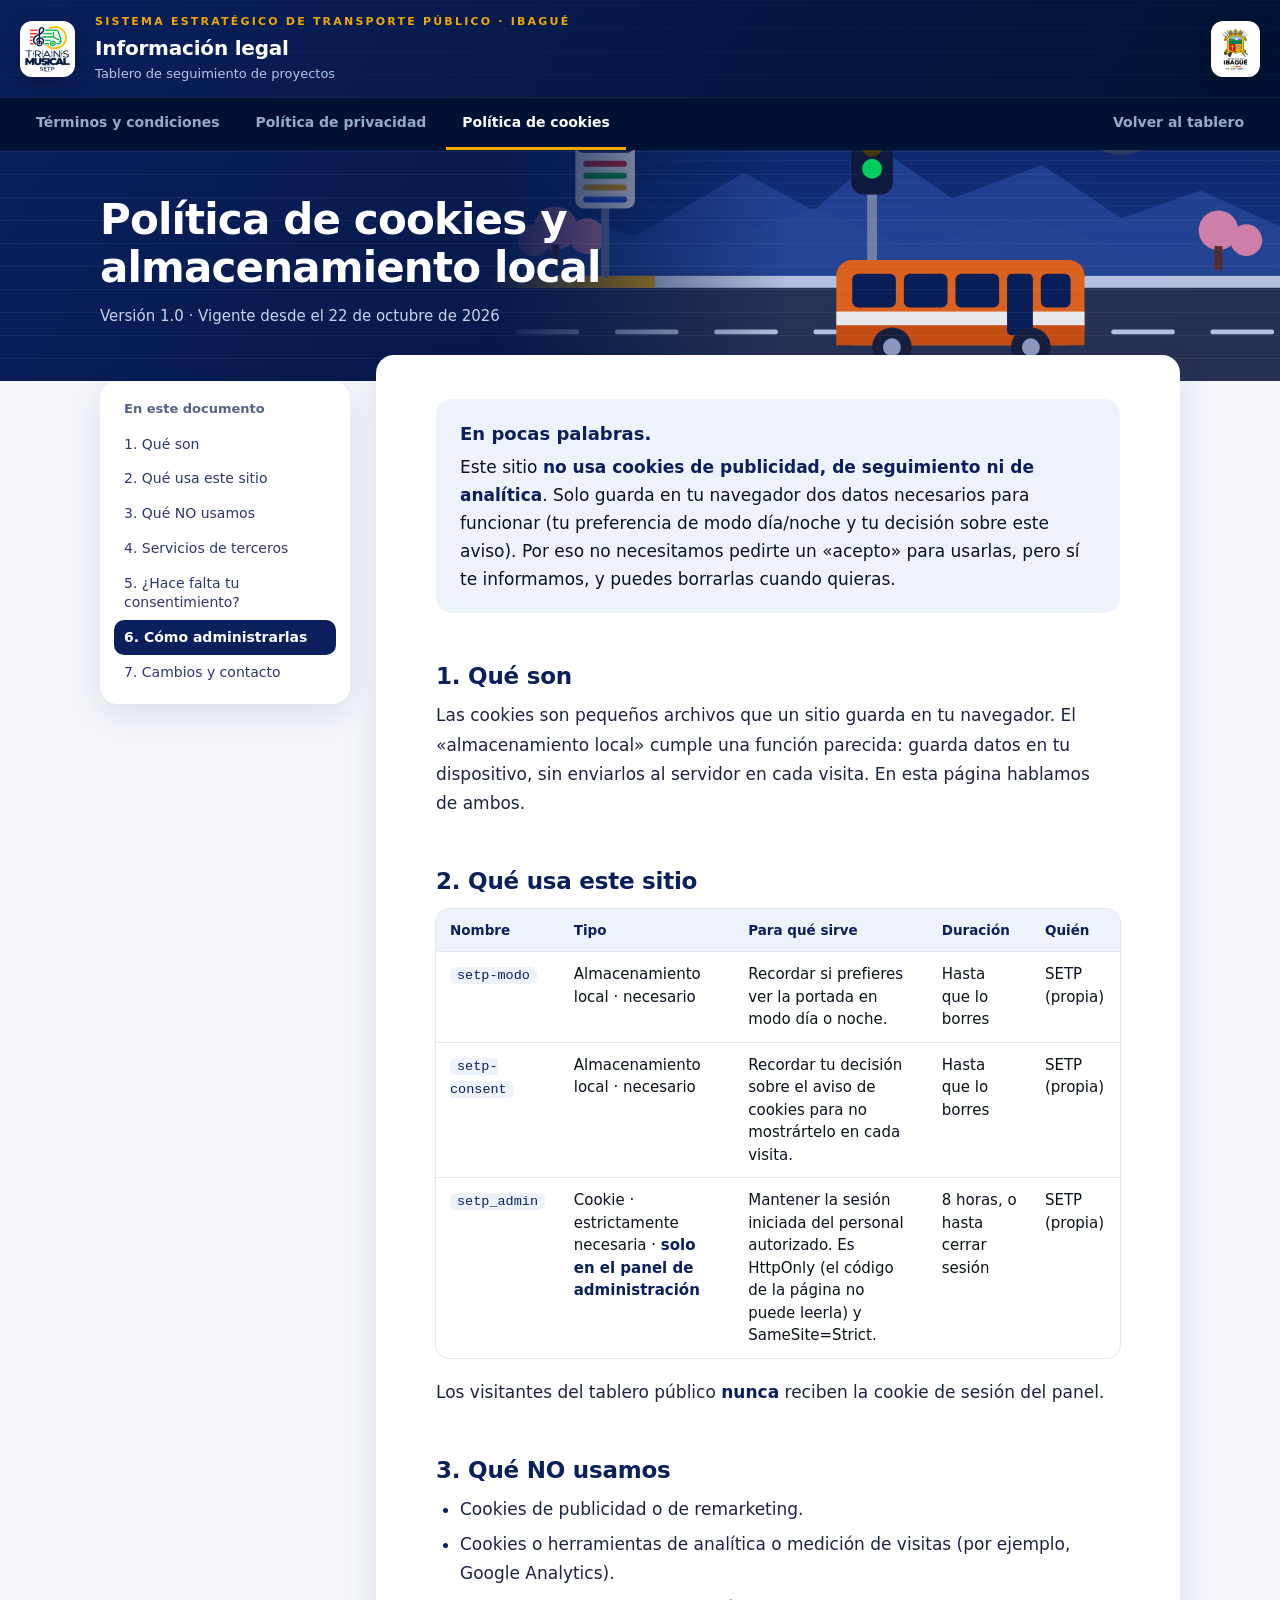
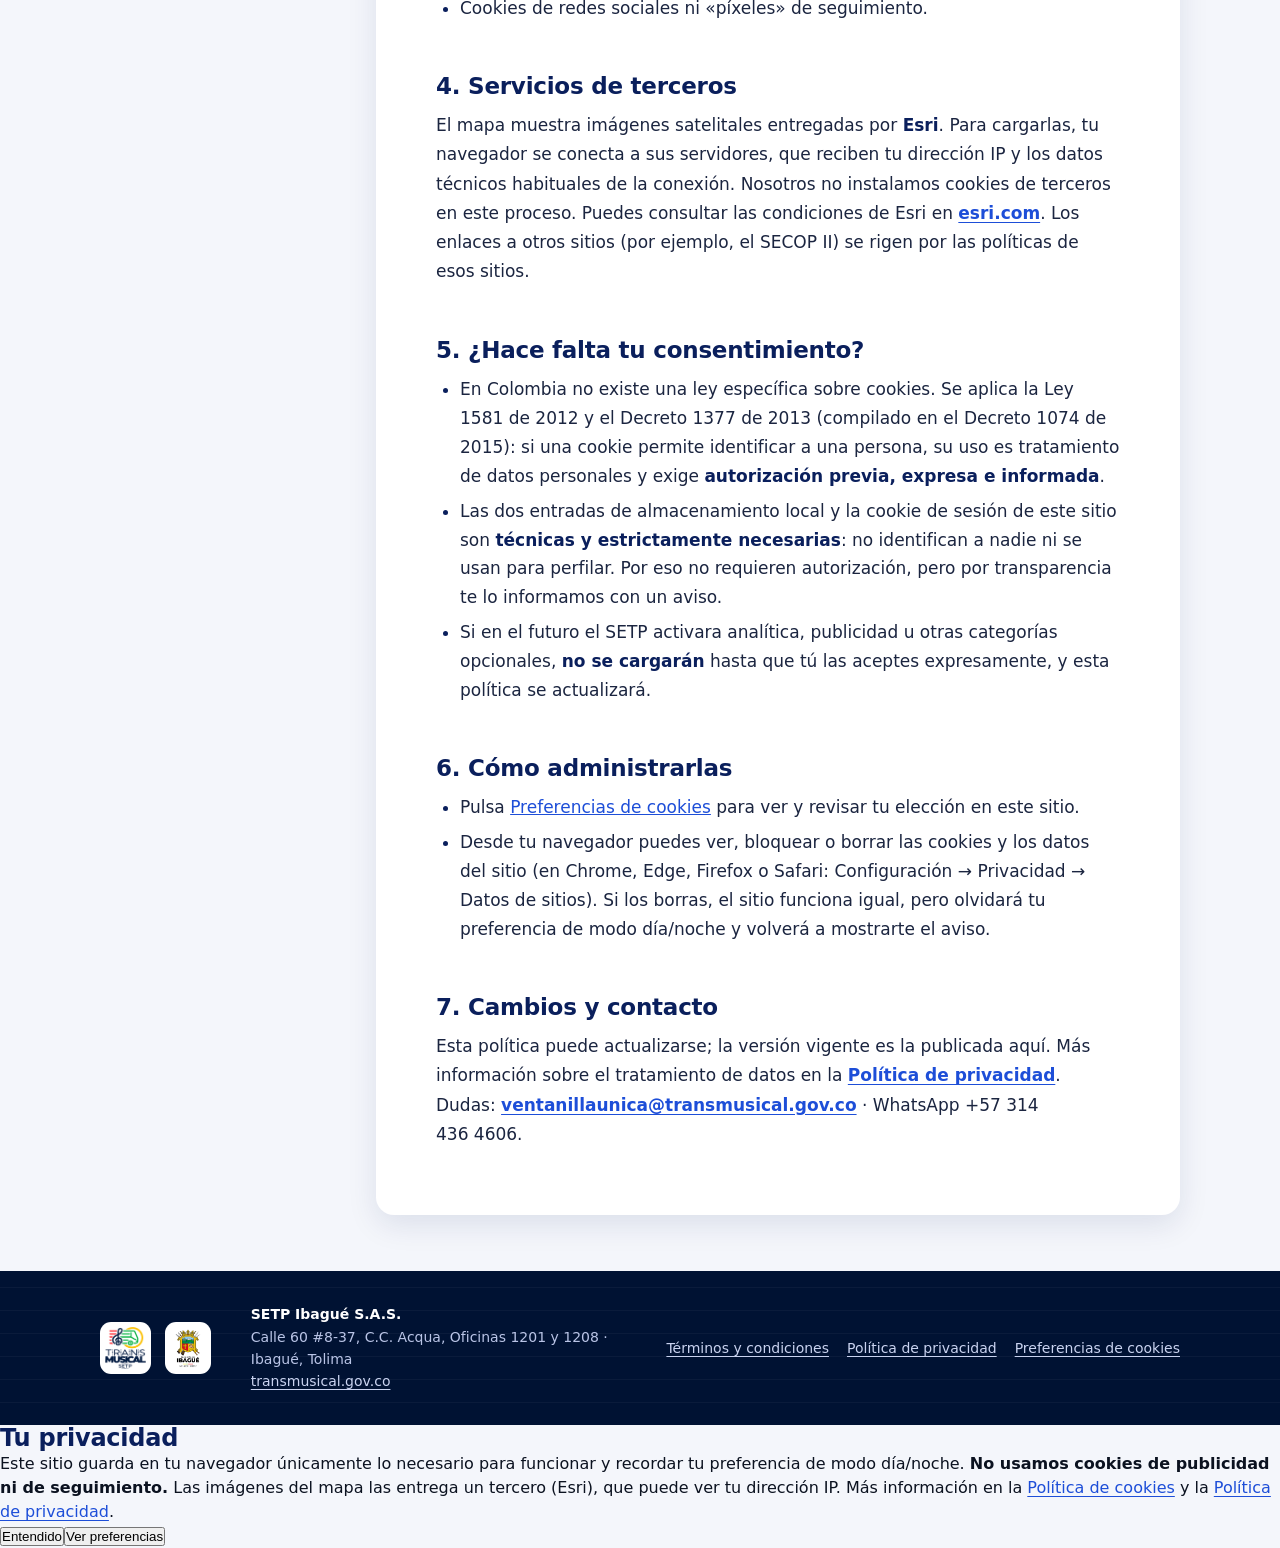
<file: cookies.html>
<!DOCTYPE html>
<html lang="es">
<head>
<meta charset="UTF-8">
<meta name="viewport" content="width=device-width, initial-scale=1.0">
<title>Política de cookies — Tablero de seguimiento SETP Ibagué</title>
<meta name="description" content="Política de cookies del Tablero de seguimiento de proyectos del SETP Ibagué.">
<meta name="theme-color" content="#0A1F5C">
<link rel="icon" type="image/png" href="img/setp-logo-color.png">
<link rel="stylesheet" href="assets/css/marca.css">
<link rel="stylesheet" href="assets/css/legal.css">
</head>
<body>
<a class="skip" href="#contenido">Saltar al contenido</a>
<header class="topbar"><div class="topbar-in">
  <img class="logo" src="img/setp-logo-color.png" alt="TransMusical SETP">
  <div class="brand"><div class="kicker">Sistema Estratégico de Transporte Público · Ibagué</div><b>Información legal</b><span class="sub">Tablero de seguimiento de proyectos</span></div>
  <img class="logo alc" src="img/alcaldia.png" alt="Alcaldía de Ibagué">
</div></header>
<nav class="tabs" aria-label="Documentos legales"><div class="tabs-in">
  <a class="tab" href="terminos.html">Términos y condiciones</a>
  <a class="tab" href="privacidad.html">Política de privacidad</a>
  <a class="tab" href="cookies.html" aria-current="page">Política de cookies</a>
  <span class="sp"></span>
  <a class="tab" href="./">Volver al tablero</a>
</div></nav>
<div class="doc-hero"><img src="img/escena-setp.svg" alt="" aria-hidden="true"><div class="doc-hero-in"><h1>Política de cookies y almacenamiento local</h1><p>Versión 1.0 · Vigente desde el 22 de octubre de 2026</p></div></div>
<div class="doc">
  <aside class="doc-toc"><nav aria-label="En este documento"><details open><summary>En este documento</summary><ol>
    <li><a href="#s1">1. Qué son</a></li>
    <li><a href="#s2">2. Qué usa este sitio</a></li>
    <li><a href="#s3">3. Qué NO usamos</a></li>
    <li><a href="#s4">4. Servicios de terceros</a></li>
    <li><a href="#s5">5. ¿Hace falta tu consentimiento?</a></li>
    <li><a href="#s6">6. Cómo administrarlas</a></li>
    <li><a href="#s7">7. Cambios y contacto</a></li>
  </ol></details></nav></aside>
  <main id="contenido" class="doc-main" tabindex="-1">
    <div class="resumen"><b>En pocas palabras.</b> Este sitio <b>no usa cookies de publicidad, de seguimiento ni de analítica</b>. Solo guarda en tu navegador dos datos necesarios para funcionar (tu preferencia de modo día/noche y tu decisión sobre este aviso). Por eso no necesitamos pedirte un «acepto» para usarlas, pero sí te informamos, y puedes borrarlas cuando quieras.</div>
    <h2 id="s1">1. Qué son</h2>
    <p>Las cookies son pequeños archivos que un sitio guarda en tu navegador. El «almacenamiento local» cumple una función parecida: guarda datos en tu dispositivo, sin enviarlos al servidor en cada visita. En esta página hablamos de ambos.</p>
    
    <h2 id="s2">2. Qué usa este sitio</h2>
    <div class="tabla"><table>
    <thead><tr><th>Nombre</th><th>Tipo</th><th>Para qué sirve</th><th>Duración</th><th>Quién</th></tr></thead>
    <tbody>
    <tr><td><code>setp-modo</code></td><td>Almacenamiento local · necesario</td><td>Recordar si prefieres ver la portada en modo día o noche.</td><td>Hasta que lo borres</td><td>SETP (propia)</td></tr>
    <tr><td><code>setp-consent</code></td><td>Almacenamiento local · necesario</td><td>Recordar tu decisión sobre el aviso de cookies para no mostrártelo en cada visita.</td><td>Hasta que lo borres</td><td>SETP (propia)</td></tr>
    <tr><td><code>setp_admin</code></td><td>Cookie · estrictamente necesaria · <b>solo en el panel de administración</b></td><td>Mantener la sesión iniciada del personal autorizado. Es HttpOnly (el código de la página no puede leerla) y SameSite=Strict.</td><td>8 horas, o hasta cerrar sesión</td><td>SETP (propia)</td></tr>
    </tbody></table></div>
    <p>Los visitantes del tablero público <b>nunca</b> reciben la cookie de sesión del panel.</p>
    
    <h2 id="s3">3. Qué NO usamos</h2>
    <ul>
    <li>Cookies de publicidad o de remarketing.</li>
    <li>Cookies o herramientas de analítica o medición de visitas (por ejemplo, Google Analytics).</li>
    <li>Cookies de redes sociales ni «píxeles» de seguimiento.</li>
    </ul>
    
    <h2 id="s4">4. Servicios de terceros</h2>
    <p>El mapa muestra imágenes satelitales entregadas por <b>Esri</b>. Para cargarlas, tu navegador se conecta a sus servidores, que reciben tu dirección IP y los datos técnicos habituales de la conexión. Nosotros no instalamos cookies de terceros en este proceso. Puedes consultar las condiciones de Esri en <a href="https://www.esri.com/en-us/privacy/overview" rel="noopener noreferrer">esri.com</a>. Los enlaces a otros sitios (por ejemplo, el SECOP II) se rigen por las políticas de esos sitios.</p>
    
    <h2 id="s5">5. ¿Hace falta tu consentimiento?</h2>
    <ul>
    <li>En Colombia no existe una ley específica sobre cookies. Se aplica la Ley 1581 de 2012 y el Decreto 1377 de 2013 (compilado en el Decreto 1074 de 2015): si una cookie permite identificar a una persona, su uso es tratamiento de datos personales y exige <b>autorización previa, expresa e informada</b>.</li>
    <li>Las dos entradas de almacenamiento local y la cookie de sesión de este sitio son <b>técnicas y estrictamente necesarias</b>: no identifican a nadie ni se usan para perfilar. Por eso no requieren autorización, pero por transparencia te lo informamos con un aviso.</li>
    <li>Si en el futuro el SETP activara analítica, publicidad u otras categorías opcionales, <b>no se cargarán</b> hasta que tú las aceptes expresamente, y esta política se actualizará.</li>
    </ul>
    
    <h2 id="s6">6. Cómo administrarlas</h2>
    <ul>
    <li>Pulsa <button type="button" data-open-cookies style="background:none;border:0;color:#1D4ED8;text-decoration:underline;font:inherit;cursor:pointer;padding:0">Preferencias de cookies</button> para ver y revisar tu elección en este sitio.</li>
    <li>Desde tu navegador puedes ver, bloquear o borrar las cookies y los datos del sitio (en Chrome, Edge, Firefox o Safari: Configuración → Privacidad → Datos de sitios). Si los borras, el sitio funciona igual, pero olvidará tu preferencia de modo día/noche y volverá a mostrarte el aviso.</li>
    </ul>
    
    <h2 id="s7">7. Cambios y contacto</h2>
    <p>Esta política puede actualizarse; la versión vigente es la publicada aquí. Más información sobre el tratamiento de datos en la <a href="privacidad.html">Política de privacidad</a>. Dudas: <a href="mailto:ventanillaunica@transmusical.gov.co">ventanillaunica@transmusical.gov.co</a> · WhatsApp +57 314 436 4606.</p>
  </main>
</div>
<footer class="doc-pie">
  <div class="doc-pie-in">
    <div class="logos"><img src="img/setp-logo-color.png" alt="TransMusical SETP"><img src="img/alcaldia.png" alt="Alcaldía de Ibagué"></div>
    <p><b>SETP Ibagué S.A.S.</b><br>Calle 60 #8-37, C.C. Acqua, Oficinas 1201 y 1208 · Ibagué, Tolima<br><a href="https://transmusical.gov.co" rel="noopener noreferrer">transmusical.gov.co</a></p>
    <nav aria-label="Más información"><a href="terminos.html">Términos y condiciones</a><a href="privacidad.html">Política de privacidad</a><button type="button" data-open-cookies>Preferencias de cookies</button></nav>
  </div>
</footer>
<script src="assets/js/consent.js"></script>
<script src="assets/js/legal.js"></script>
</body>
</html>
</file>
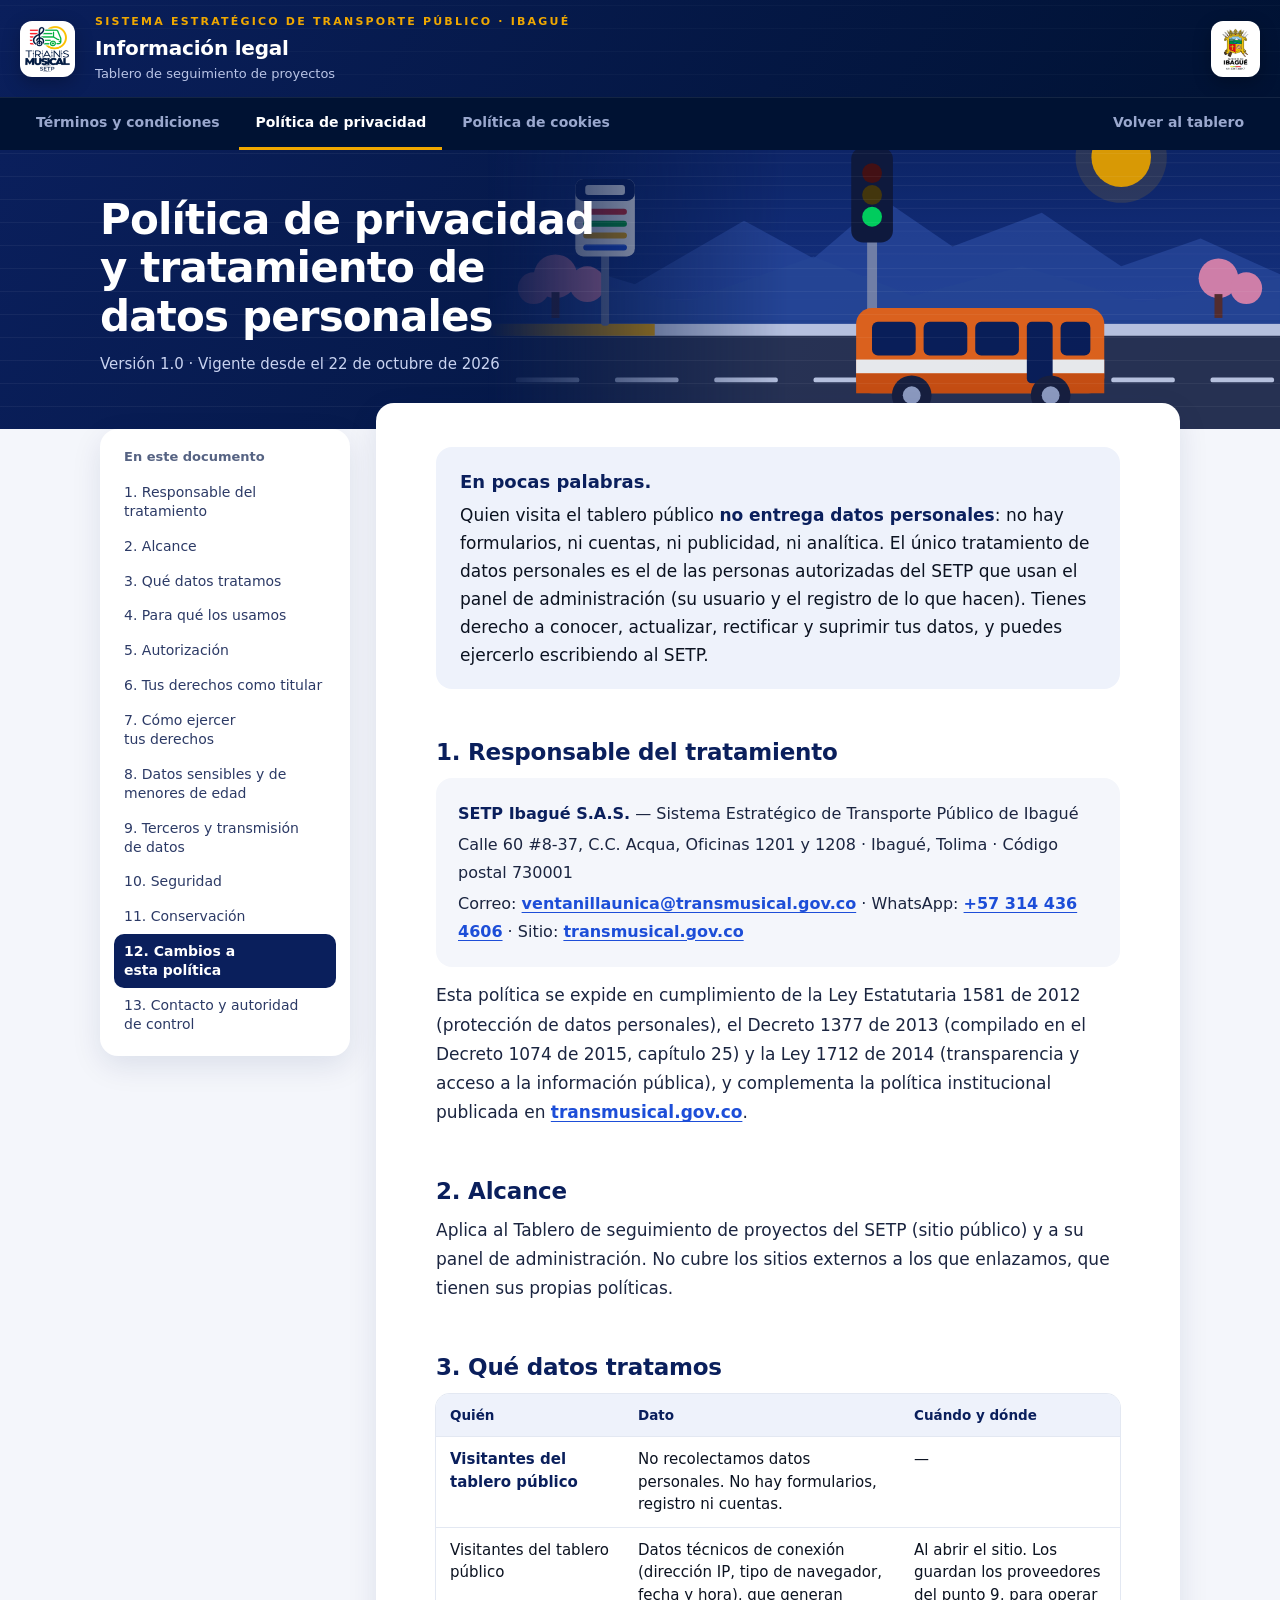
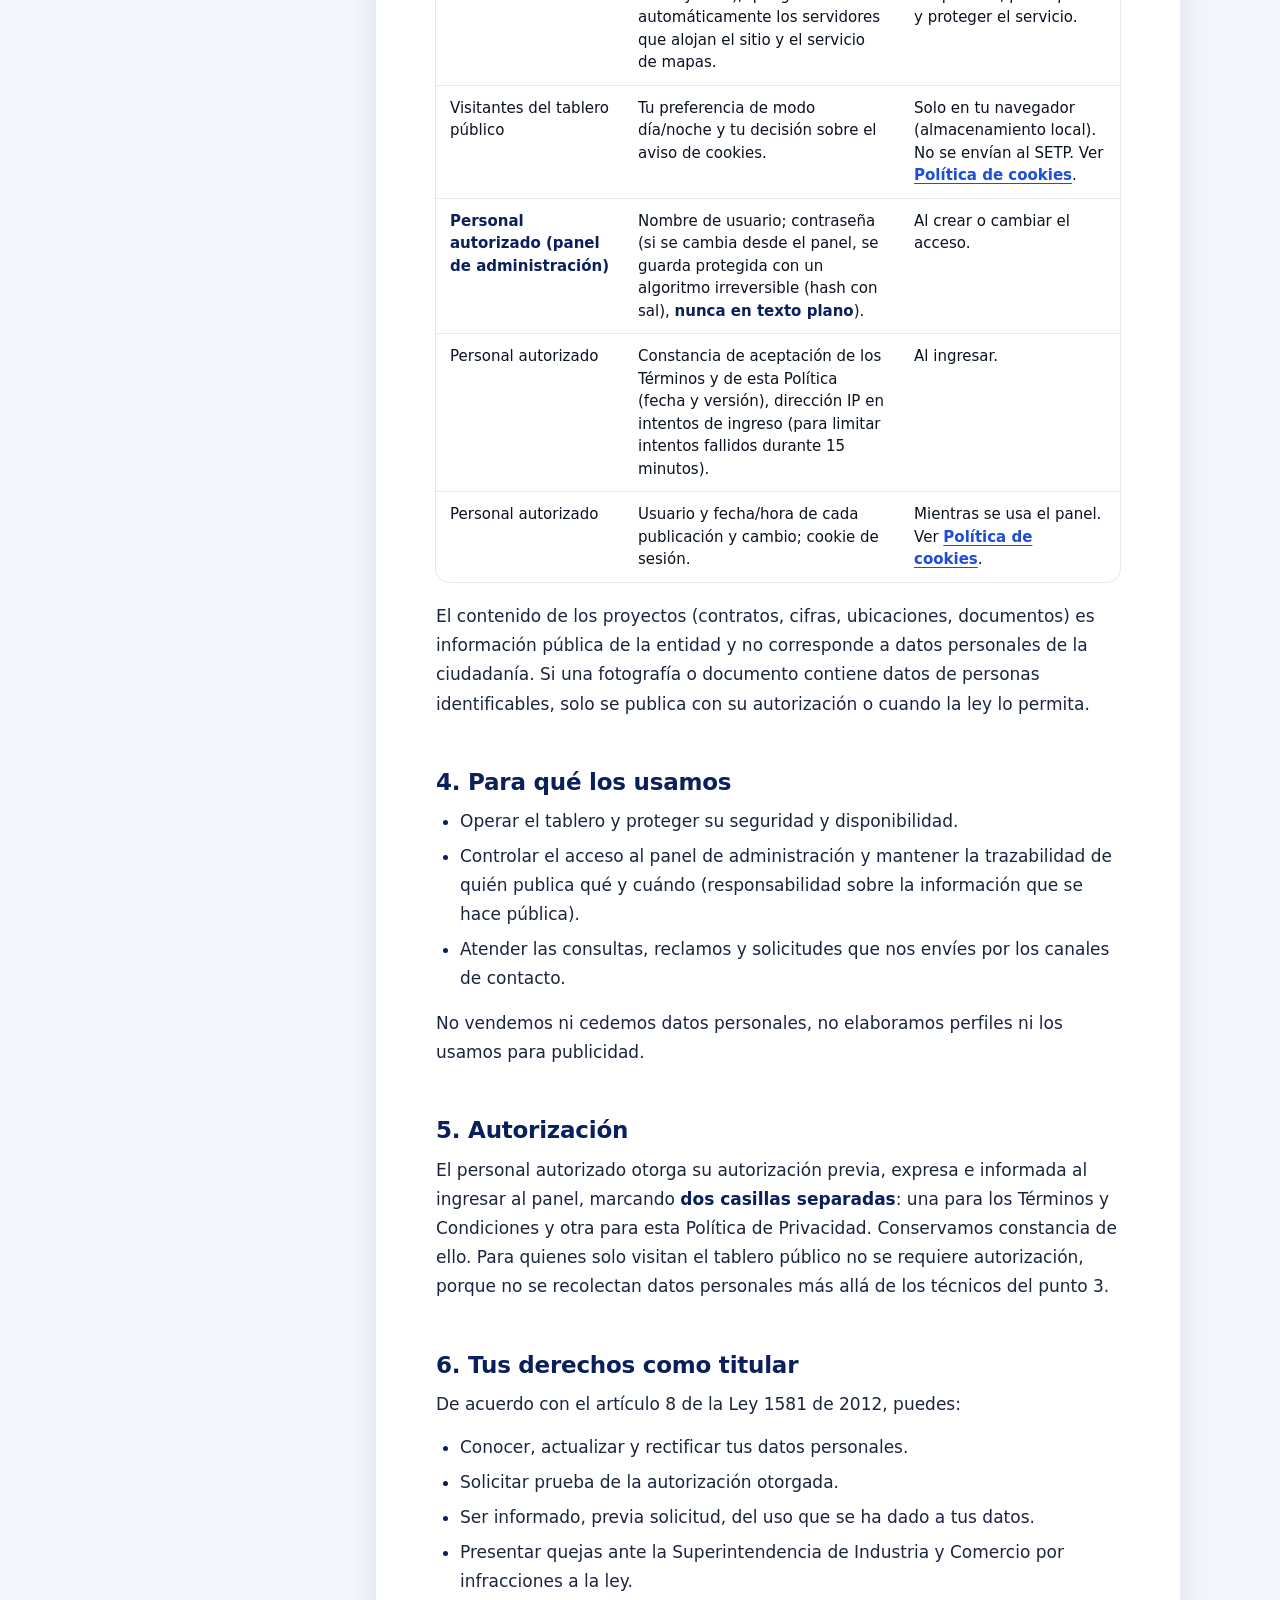
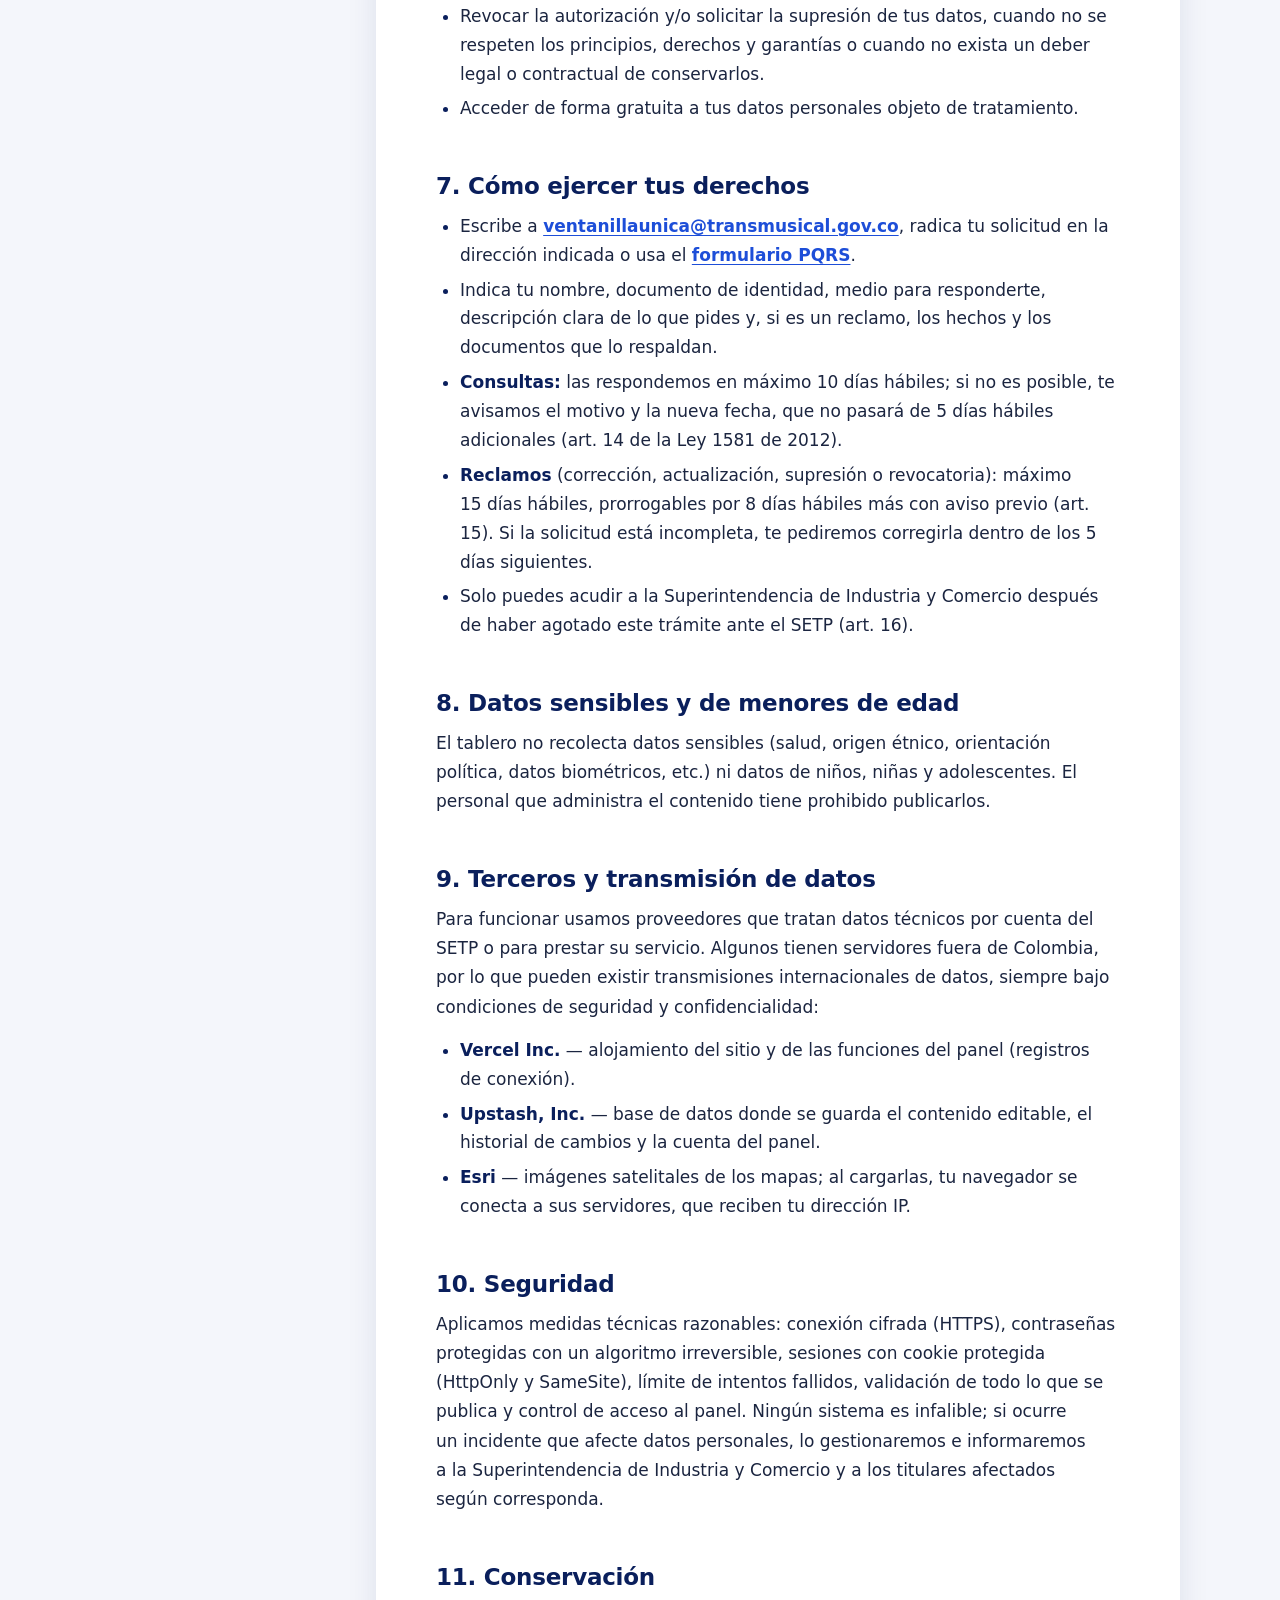
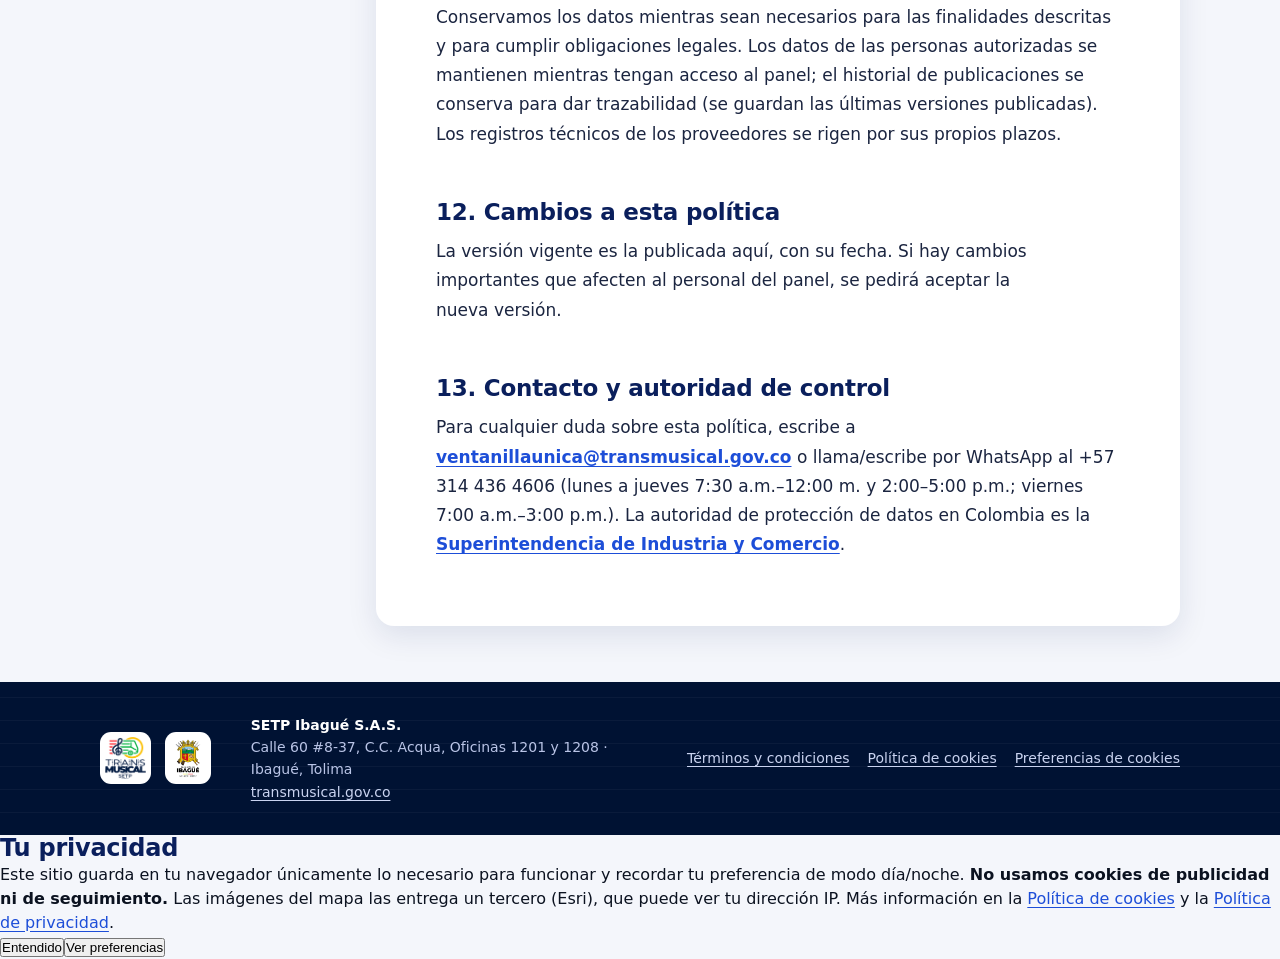
<file: privacidad.html>
<!DOCTYPE html>
<html lang="es">
<head>
<meta charset="UTF-8">
<meta name="viewport" content="width=device-width, initial-scale=1.0">
<title>Política de privacidad — Tablero de seguimiento SETP Ibagué</title>
<meta name="description" content="Política de privacidad del Tablero de seguimiento de proyectos del SETP Ibagué.">
<meta name="theme-color" content="#0A1F5C">
<link rel="icon" type="image/png" href="img/setp-logo-color.png">
<link rel="stylesheet" href="assets/css/marca.css">
<link rel="stylesheet" href="assets/css/legal.css">
</head>
<body>
<a class="skip" href="#contenido">Saltar al contenido</a>
<header class="topbar"><div class="topbar-in">
  <img class="logo" src="img/setp-logo-color.png" alt="TransMusical SETP">
  <div class="brand"><div class="kicker">Sistema Estratégico de Transporte Público · Ibagué</div><b>Información legal</b><span class="sub">Tablero de seguimiento de proyectos</span></div>
  <img class="logo alc" src="img/alcaldia.png" alt="Alcaldía de Ibagué">
</div></header>
<nav class="tabs" aria-label="Documentos legales"><div class="tabs-in">
  <a class="tab" href="terminos.html">Términos y condiciones</a>
  <a class="tab" href="privacidad.html" aria-current="page">Política de privacidad</a>
  <a class="tab" href="cookies.html">Política de cookies</a>
  <span class="sp"></span>
  <a class="tab" href="./">Volver al tablero</a>
</div></nav>
<div class="doc-hero"><img src="img/escena-setp.svg" alt="" aria-hidden="true"><div class="doc-hero-in"><h1>Política de privacidad y tratamiento de datos personales</h1><p>Versión 1.0 · Vigente desde el 22 de octubre de 2026</p></div></div>
<div class="doc">
  <aside class="doc-toc"><nav aria-label="En este documento"><details open><summary>En este documento</summary><ol>
    <li><a href="#s1">1. Responsable del tratamiento</a></li>
    <li><a href="#s2">2. Alcance</a></li>
    <li><a href="#s3">3. Qué datos tratamos</a></li>
    <li><a href="#s4">4. Para qué los usamos</a></li>
    <li><a href="#s5">5. Autorización</a></li>
    <li><a href="#s6">6. Tus derechos como titular</a></li>
    <li><a href="#s7">7. Cómo ejercer tus derechos</a></li>
    <li><a href="#s8">8. Datos sensibles y de menores de edad</a></li>
    <li><a href="#s9">9. Terceros y transmisión de datos</a></li>
    <li><a href="#s10">10. Seguridad</a></li>
    <li><a href="#s11">11. Conservación</a></li>
    <li><a href="#s12">12. Cambios a esta política</a></li>
    <li><a href="#s13">13. Contacto y autoridad de control</a></li>
  </ol></details></nav></aside>
  <main id="contenido" class="doc-main" tabindex="-1">
    <div class="resumen"><b>En pocas palabras.</b> Quien visita el tablero público <b>no entrega datos personales</b>: no hay formularios, ni cuentas, ni publicidad, ni analítica. El único tratamiento de datos personales es el de las personas autorizadas del SETP que usan el panel de administración (su usuario y el registro de lo que hacen). Tienes derecho a conocer, actualizar, rectificar y suprimir tus datos, y puedes ejercerlo escribiendo al SETP.</div>
    <h2 id="s1">1. Responsable del tratamiento</h2>
    <div class="contacto">
    <p><strong>SETP Ibagué S.A.S.</strong> — Sistema Estratégico de Transporte Público de Ibagué</p>
    <p>Calle 60 #8-37, C.C. Acqua, Oficinas 1201 y 1208 · Ibagué, Tolima · Código postal 730001</p>
    <p>Correo: <a href="mailto:ventanillaunica@transmusical.gov.co">ventanillaunica@transmusical.gov.co</a> · WhatsApp: <a href="https://wa.me/573144364606" rel="noopener noreferrer">+57 314 436 4606</a> · Sitio: <a href="https://transmusical.gov.co" rel="noopener noreferrer">transmusical.gov.co</a></p>
    </div>
    <p>Esta política se expide en cumplimiento de la Ley Estatutaria 1581 de 2012 (protección de datos personales), el Decreto 1377 de 2013 (compilado en el Decreto 1074 de 2015, capítulo 25) y la Ley 1712 de 2014 (transparencia y acceso a la información pública), y complementa la política institucional publicada en <a href="https://transmusical.gov.co/politica-de-privacidad/" rel="noopener noreferrer">transmusical.gov.co</a>.</p>
    
    <h2 id="s2">2. Alcance</h2>
    <p>Aplica al Tablero de seguimiento de proyectos del SETP (sitio público) y a su panel de administración. No cubre los sitios externos a los que enlazamos, que tienen sus propias políticas.</p>
    
    <h2 id="s3">3. Qué datos tratamos</h2>
    <div class="tabla"><table>
    <thead><tr><th>Quién</th><th>Dato</th><th>Cuándo y dónde</th></tr></thead>
    <tbody>
    <tr><td><b>Visitantes del tablero público</b></td><td>No recolectamos datos personales. No hay formularios, registro ni cuentas.</td><td>—</td></tr>
    <tr><td>Visitantes del tablero público</td><td>Datos técnicos de conexión (dirección IP, tipo de navegador, fecha y hora), que generan automáticamente los servidores que alojan el sitio y el servicio de mapas.</td><td>Al abrir el sitio. Los guardan los proveedores del punto 9, para operar y proteger el servicio.</td></tr>
    <tr><td>Visitantes del tablero público</td><td>Tu preferencia de modo día/noche y tu decisión sobre el aviso de cookies.</td><td>Solo en tu navegador (almacenamiento local). No se envían al SETP. Ver <a href="cookies.html">Política de cookies</a>.</td></tr>
    <tr><td><b>Personal autorizado (panel de administración)</b></td><td>Nombre de usuario; contraseña (si se cambia desde el panel, se guarda protegida con un algoritmo irreversible (hash con sal), <b>nunca en texto plano</b>).</td><td>Al crear o cambiar el acceso.</td></tr>
    <tr><td>Personal autorizado</td><td>Constancia de aceptación de los Términos y de esta Política (fecha y versión), dirección IP en intentos de ingreso (para limitar intentos fallidos durante 15 minutos).</td><td>Al ingresar.</td></tr>
    <tr><td>Personal autorizado</td><td>Usuario y fecha/hora de cada publicación y cambio; cookie de sesión.</td><td>Mientras se usa el panel. Ver <a href="cookies.html">Política de cookies</a>.</td></tr>
    </tbody></table></div>
    <p>El contenido de los proyectos (contratos, cifras, ubicaciones, documentos) es información pública de la entidad y no corresponde a datos personales de la ciudadanía. Si una fotografía o documento contiene datos de personas identificables, solo se publica con su autorización o cuando la ley lo permita.</p>
    
    <h2 id="s4">4. Para qué los usamos</h2>
    <ul>
    <li>Operar el tablero y proteger su seguridad y disponibilidad.</li>
    <li>Controlar el acceso al panel de administración y mantener la trazabilidad de quién publica qué y cuándo (responsabilidad sobre la información que se hace pública).</li>
    <li>Atender las consultas, reclamos y solicitudes que nos envíes por los canales de contacto.</li>
    </ul>
    <p>No vendemos ni cedemos datos personales, no elaboramos perfiles ni los usamos para publicidad.</p>
    
    <h2 id="s5">5. Autorización</h2>
    <p>El personal autorizado otorga su autorización previa, expresa e informada al ingresar al panel, marcando <b>dos casillas separadas</b>: una para los Términos y Condiciones y otra para esta Política de Privacidad. Conservamos constancia de ello. Para quienes solo visitan el tablero público no se requiere autorización, porque no se recolectan datos personales más allá de los técnicos del punto 3.</p>
    
    <h2 id="s6">6. Tus derechos como titular</h2>
    <p>De acuerdo con el artículo 8 de la Ley 1581 de 2012, puedes:</p>
    <ul>
    <li>Conocer, actualizar y rectificar tus datos personales.</li>
    <li>Solicitar prueba de la autorización otorgada.</li>
    <li>Ser informado, previa solicitud, del uso que se ha dado a tus datos.</li>
    <li>Presentar quejas ante la Superintendencia de Industria y Comercio por infracciones a la ley.</li>
    <li>Revocar la autorización y/o solicitar la supresión de tus datos, cuando no se respeten los principios, derechos y garantías o cuando no exista un deber legal o contractual de conservarlos.</li>
    <li>Acceder de forma gratuita a tus datos personales objeto de tratamiento.</li>
    </ul>
    
    <h2 id="s7">7. Cómo ejercer tus derechos</h2>
    <ul>
    <li>Escribe a <a href="mailto:ventanillaunica@transmusical.gov.co">ventanillaunica@transmusical.gov.co</a>, radica tu solicitud en la dirección indicada o usa el <a href="https://transmusical.gov.co/formulario-pqrs/" rel="noopener noreferrer">formulario PQRS</a>.</li>
    <li>Indica tu nombre, documento de identidad, medio para responderte, descripción clara de lo que pides y, si es un reclamo, los hechos y los documentos que lo respaldan.</li>
    <li><b>Consultas:</b> las respondemos en máximo 10 días hábiles; si no es posible, te avisamos el motivo y la nueva fecha, que no pasará de 5 días hábiles adicionales (art. 14 de la Ley 1581 de 2012).</li>
    <li><b>Reclamos</b> (corrección, actualización, supresión o revocatoria): máximo 15 días hábiles, prorrogables por 8 días hábiles más con aviso previo (art. 15). Si la solicitud está incompleta, te pediremos corregirla dentro de los 5 días siguientes.</li>
    <li>Solo puedes acudir a la Superintendencia de Industria y Comercio después de haber agotado este trámite ante el SETP (art. 16).</li>
    </ul>
    
    <h2 id="s8">8. Datos sensibles y de menores de edad</h2>
    <p>El tablero no recolecta datos sensibles (salud, origen étnico, orientación política, datos biométricos, etc.) ni datos de niños, niñas y adolescentes. El personal que administra el contenido tiene prohibido publicarlos.</p>
    
    <h2 id="s9">9. Terceros y transmisión de datos</h2>
    <p>Para funcionar usamos proveedores que tratan datos técnicos por cuenta del SETP o para prestar su servicio. Algunos tienen servidores fuera de Colombia, por lo que pueden existir transmisiones internacionales de datos, siempre bajo condiciones de seguridad y confidencialidad:</p>
    <ul>
    <li><b>Vercel Inc.</b> — alojamiento del sitio y de las funciones del panel (registros de conexión).</li>
    <li><b>Upstash, Inc.</b> — base de datos donde se guarda el contenido editable, el historial de cambios y la cuenta del panel.</li>
    <li><b>Esri</b> — imágenes satelitales de los mapas; al cargarlas, tu navegador se conecta a sus servidores, que reciben tu dirección IP.</li>
    </ul>
    
    <h2 id="s10">10. Seguridad</h2>
    <p>Aplicamos medidas técnicas razonables: conexión cifrada (HTTPS), contraseñas protegidas con un algoritmo irreversible, sesiones con cookie protegida (HttpOnly y SameSite), límite de intentos fallidos, validación de todo lo que se publica y control de acceso al panel. Ningún sistema es infalible; si ocurre un incidente que afecte datos personales, lo gestionaremos e informaremos a la Superintendencia de Industria y Comercio y a los titulares afectados según corresponda.</p>
    
    <h2 id="s11">11. Conservación</h2>
    <p>Conservamos los datos mientras sean necesarios para las finalidades descritas y para cumplir obligaciones legales. Los datos de las personas autorizadas se mantienen mientras tengan acceso al panel; el historial de publicaciones se conserva para dar trazabilidad (se guardan las últimas versiones publicadas). Los registros técnicos de los proveedores se rigen por sus propios plazos.</p>
    
    <h2 id="s12">12. Cambios a esta política</h2>
    <p>La versión vigente es la publicada aquí, con su fecha. Si hay cambios importantes que afecten al personal del panel, se pedirá aceptar la nueva versión.</p>
    
    <h2 id="s13">13. Contacto y autoridad de control</h2>
    <p>Para cualquier duda sobre esta política, escribe a <a href="mailto:ventanillaunica@transmusical.gov.co">ventanillaunica@transmusical.gov.co</a> o llama/escribe por WhatsApp al +57 314 436 4606 (lunes a jueves 7:30 a.m.–12:00 m. y 2:00–5:00 p.m.; viernes 7:00 a.m.–3:00 p.m.). La autoridad de protección de datos en Colombia es la <a href="https://www.sic.gov.co" rel="noopener noreferrer">Superintendencia de Industria y Comercio</a>.</p>
  </main>
</div>
<footer class="doc-pie">
  <div class="doc-pie-in">
    <div class="logos"><img src="img/setp-logo-color.png" alt="TransMusical SETP"><img src="img/alcaldia.png" alt="Alcaldía de Ibagué"></div>
    <p><b>SETP Ibagué S.A.S.</b><br>Calle 60 #8-37, C.C. Acqua, Oficinas 1201 y 1208 · Ibagué, Tolima<br><a href="https://transmusical.gov.co" rel="noopener noreferrer">transmusical.gov.co</a></p>
    <nav aria-label="Más información"><a href="terminos.html">Términos y condiciones</a><a href="cookies.html">Política de cookies</a><button type="button" data-open-cookies>Preferencias de cookies</button></nav>
  </div>
</footer>
<script src="assets/js/consent.js"></script>
<script src="assets/js/legal.js"></script>
</body>
</html>
</file>
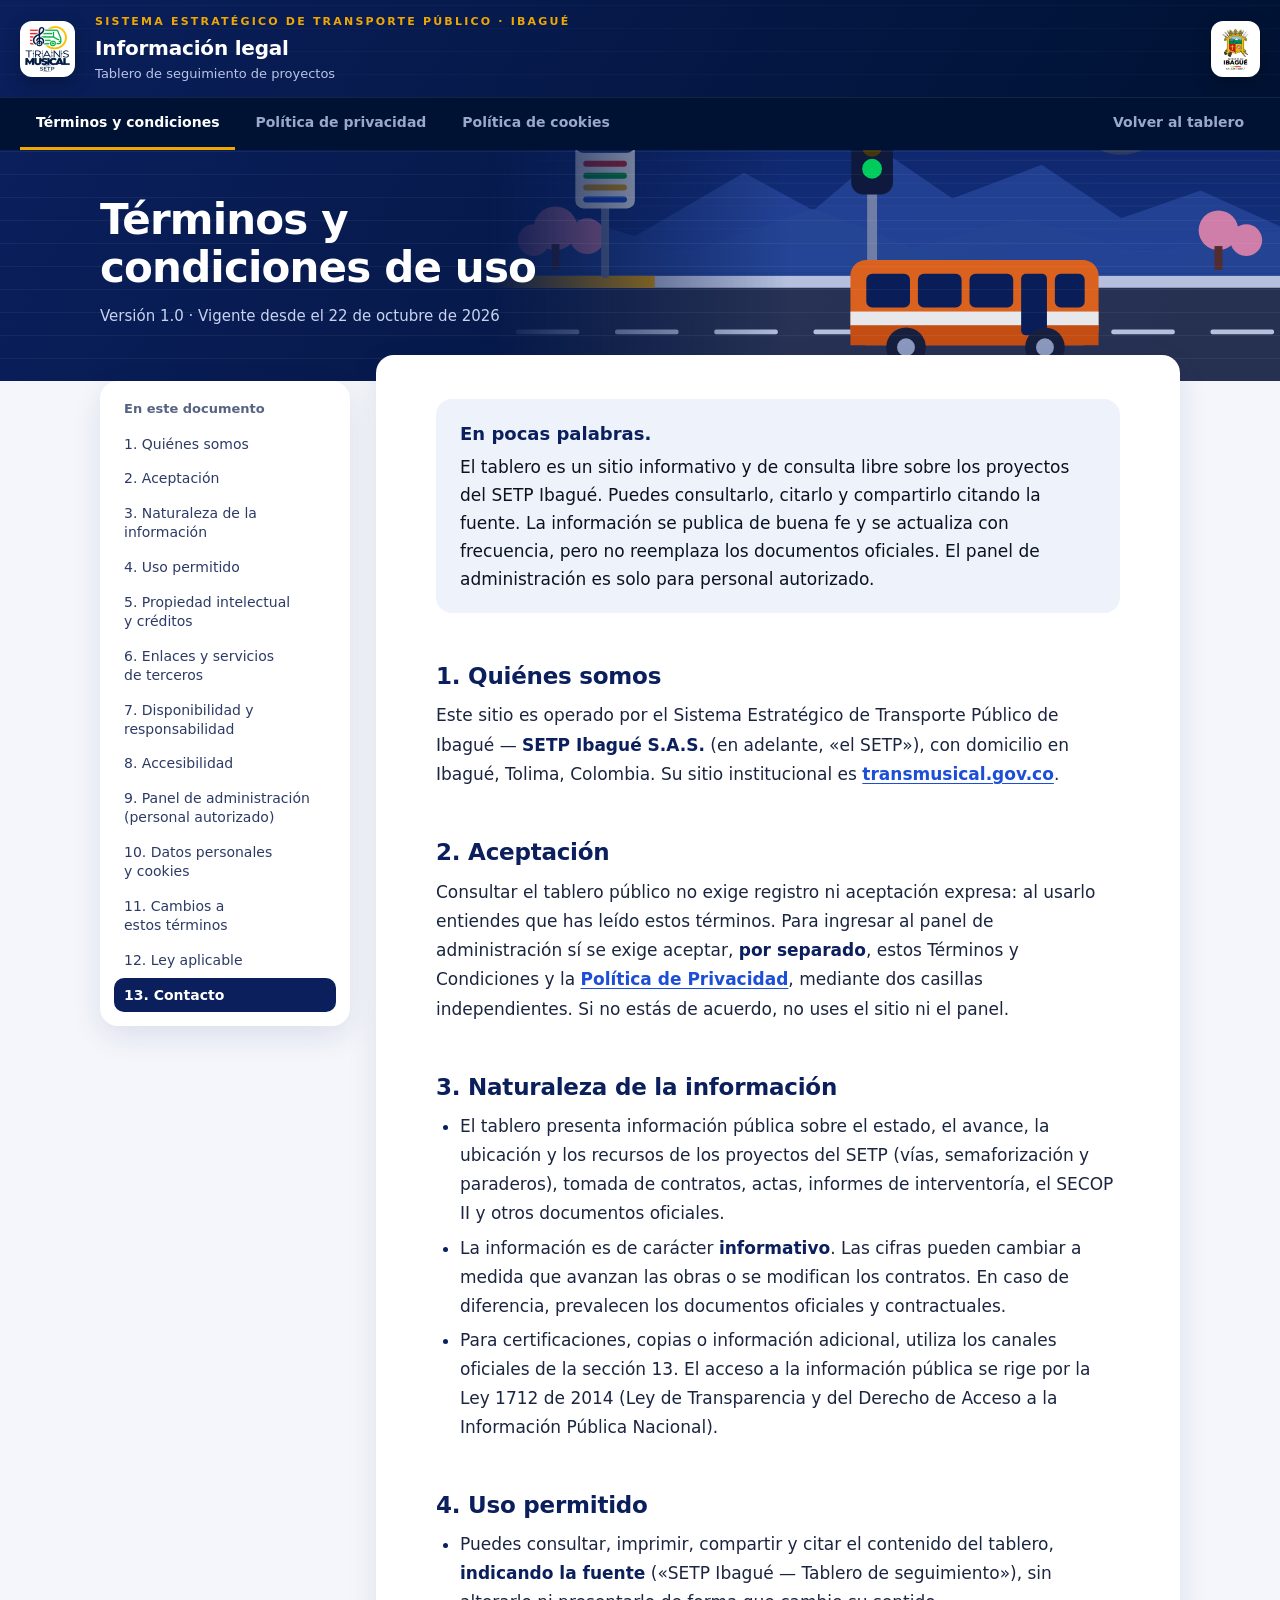
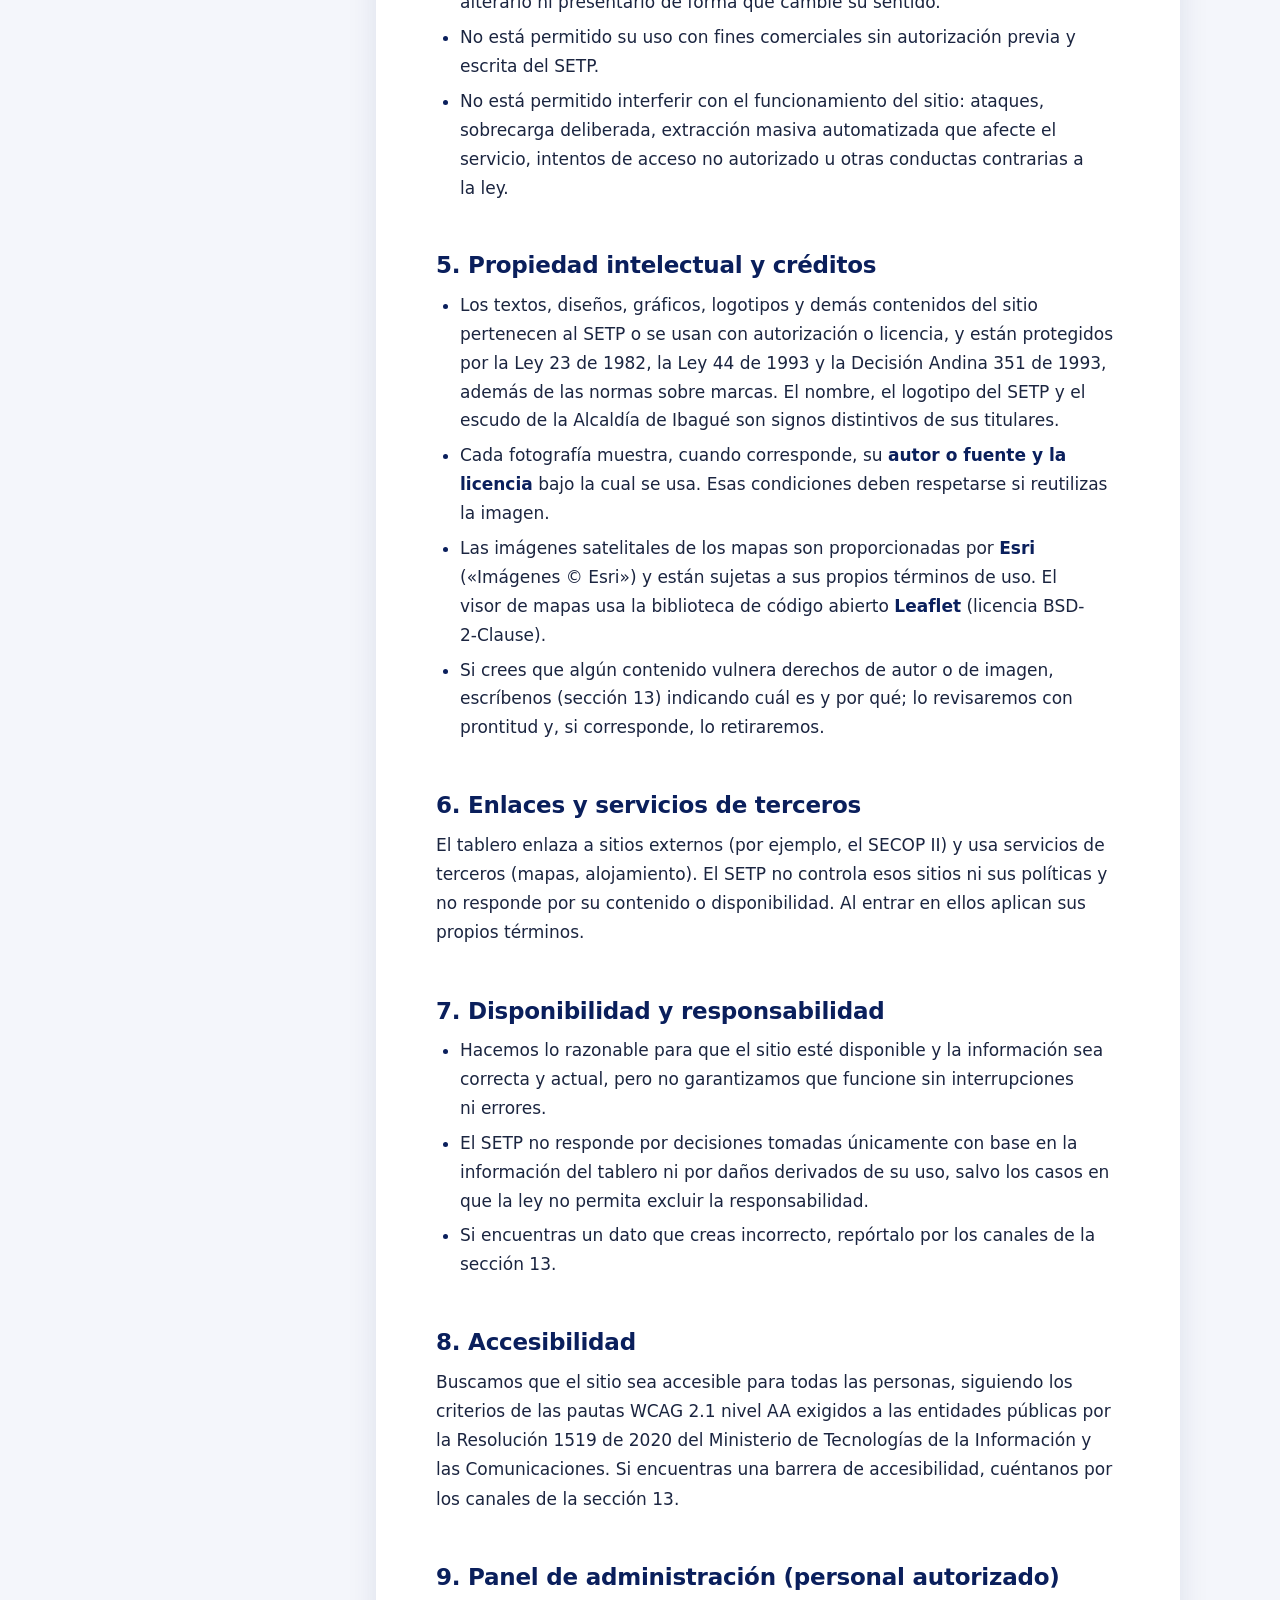
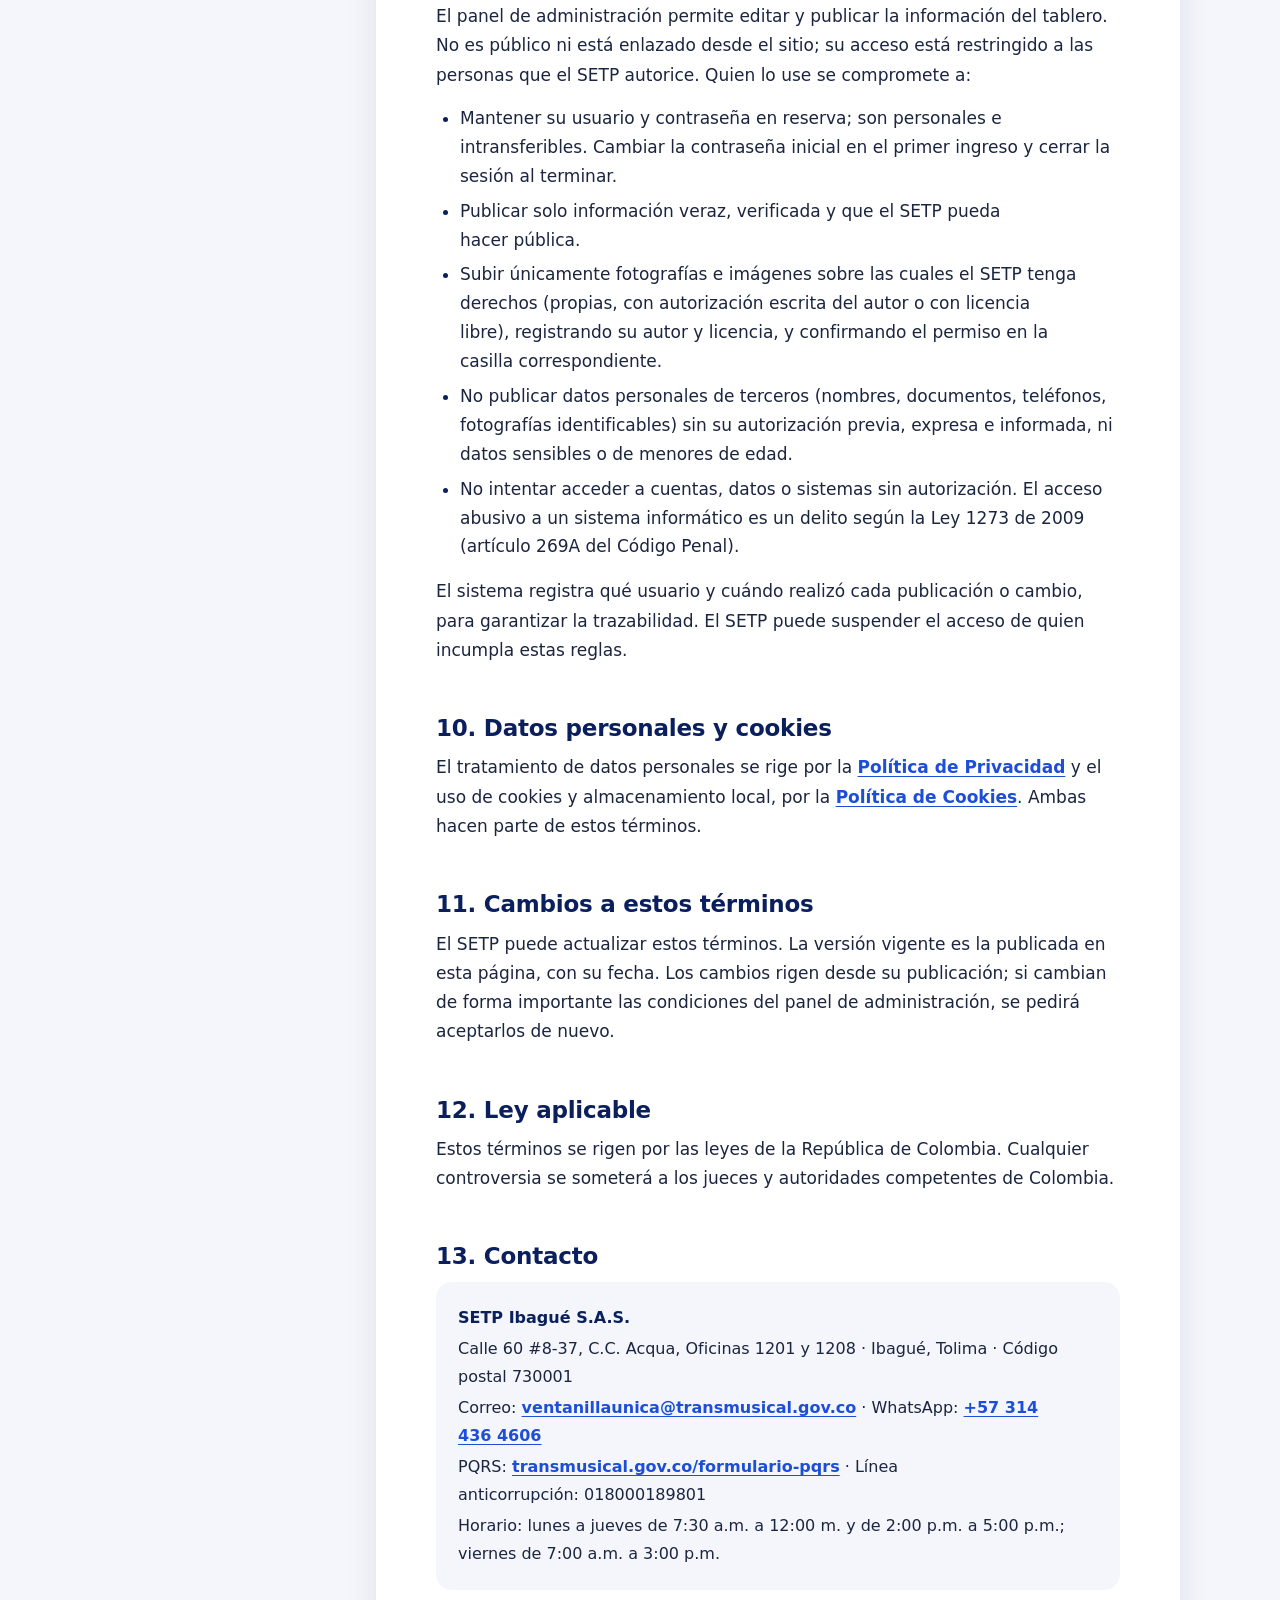
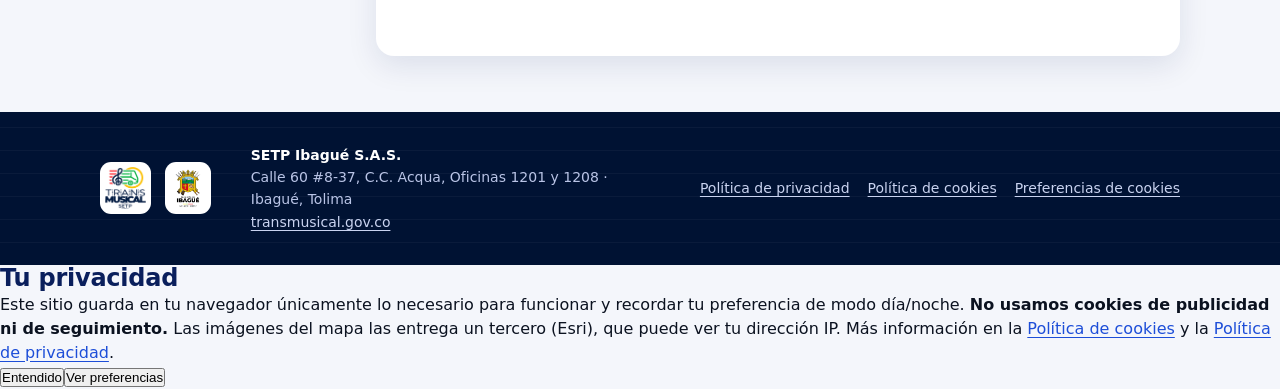
<file: terminos.html>
<!DOCTYPE html>
<html lang="es">
<head>
<meta charset="UTF-8">
<meta name="viewport" content="width=device-width, initial-scale=1.0">
<title>Términos y condiciones — Tablero de seguimiento SETP Ibagué</title>
<meta name="description" content="Términos y condiciones del Tablero de seguimiento de proyectos del SETP Ibagué.">
<meta name="theme-color" content="#0A1F5C">
<link rel="icon" type="image/png" href="img/setp-logo-color.png">
<link rel="stylesheet" href="assets/css/marca.css">
<link rel="stylesheet" href="assets/css/legal.css">
</head>
<body>
<a class="skip" href="#contenido">Saltar al contenido</a>
<header class="topbar"><div class="topbar-in">
  <img class="logo" src="img/setp-logo-color.png" alt="TransMusical SETP">
  <div class="brand"><div class="kicker">Sistema Estratégico de Transporte Público · Ibagué</div><b>Información legal</b><span class="sub">Tablero de seguimiento de proyectos</span></div>
  <img class="logo alc" src="img/alcaldia.png" alt="Alcaldía de Ibagué">
</div></header>
<nav class="tabs" aria-label="Documentos legales"><div class="tabs-in">
  <a class="tab" href="terminos.html" aria-current="page">Términos y condiciones</a>
  <a class="tab" href="privacidad.html">Política de privacidad</a>
  <a class="tab" href="cookies.html">Política de cookies</a>
  <span class="sp"></span>
  <a class="tab" href="./">Volver al tablero</a>
</div></nav>
<div class="doc-hero"><img src="img/escena-setp.svg" alt="" aria-hidden="true"><div class="doc-hero-in"><h1>Términos y condiciones de uso</h1><p>Versión 1.0 · Vigente desde el 22 de octubre de 2026</p></div></div>
<div class="doc">
  <aside class="doc-toc"><nav aria-label="En este documento"><details open><summary>En este documento</summary><ol>
    <li><a href="#s1">1. Quiénes somos</a></li>
    <li><a href="#s2">2. Aceptación</a></li>
    <li><a href="#s3">3. Naturaleza de la información</a></li>
    <li><a href="#s4">4. Uso permitido</a></li>
    <li><a href="#s5">5. Propiedad intelectual y créditos</a></li>
    <li><a href="#s6">6. Enlaces y servicios de terceros</a></li>
    <li><a href="#s7">7. Disponibilidad y responsabilidad</a></li>
    <li><a href="#s8">8. Accesibilidad</a></li>
    <li><a href="#s9">9. Panel de administración (personal autorizado)</a></li>
    <li><a href="#s10">10. Datos personales y cookies</a></li>
    <li><a href="#s11">11. Cambios a estos términos</a></li>
    <li><a href="#s12">12. Ley aplicable</a></li>
    <li><a href="#s13">13. Contacto</a></li>
  </ol></details></nav></aside>
  <main id="contenido" class="doc-main" tabindex="-1">
    <div class="resumen"><b>En pocas palabras.</b> El tablero es un sitio informativo y de consulta libre sobre los proyectos del SETP Ibagué. Puedes consultarlo, citarlo y compartirlo citando la fuente. La información se publica de buena fe y se actualiza con frecuencia, pero no reemplaza los documentos oficiales. El panel de administración es solo para personal autorizado.</div>
    <h2 id="s1">1. Quiénes somos</h2>
    <p>Este sitio es operado por el Sistema Estratégico de Transporte Público de Ibagué — <strong>SETP Ibagué S.A.S.</strong> (en adelante, «el SETP»), con domicilio en Ibagué, Tolima, Colombia. Su sitio institucional es <a href="https://transmusical.gov.co" rel="noopener noreferrer">transmusical.gov.co</a>.</p>
    
    <h2 id="s2">2. Aceptación</h2>
    <p>Consultar el tablero público no exige registro ni aceptación expresa: al usarlo entiendes que has leído estos términos. Para ingresar al panel de administración sí se exige aceptar, <strong>por separado</strong>, estos Términos y Condiciones y la <a href="privacidad.html">Política de Privacidad</a>, mediante dos casillas independientes. Si no estás de acuerdo, no uses el sitio ni el panel.</p>
    
    <h2 id="s3">3. Naturaleza de la información</h2>
    <ul>
    <li>El tablero presenta información pública sobre el estado, el avance, la ubicación y los recursos de los proyectos del SETP (vías, semaforización y paraderos), tomada de contratos, actas, informes de interventoría, el SECOP II y otros documentos oficiales.</li>
    <li>La información es de carácter <strong>informativo</strong>. Las cifras pueden cambiar a medida que avanzan las obras o se modifican los contratos. En caso de diferencia, prevalecen los documentos oficiales y contractuales.</li>
    <li>Para certificaciones, copias o información adicional, utiliza los canales oficiales de la sección 13. El acceso a la información pública se rige por la Ley 1712 de 2014 (Ley de Transparencia y del Derecho de Acceso a la Información Pública Nacional).</li>
    </ul>
    
    <h2 id="s4">4. Uso permitido</h2>
    <ul>
    <li>Puedes consultar, imprimir, compartir y citar el contenido del tablero, <strong>indicando la fuente</strong> («SETP Ibagué — Tablero de seguimiento»), sin alterarlo ni presentarlo de forma que cambie su sentido.</li>
    <li>No está permitido su uso con fines comerciales sin autorización previa y escrita del SETP.</li>
    <li>No está permitido interferir con el funcionamiento del sitio: ataques, sobrecarga deliberada, extracción masiva automatizada que afecte el servicio, intentos de acceso no autorizado u otras conductas contrarias a la ley.</li>
    </ul>
    
    <h2 id="s5">5. Propiedad intelectual y créditos</h2>
    <ul>
    <li>Los textos, diseños, gráficos, logotipos y demás contenidos del sitio pertenecen al SETP o se usan con autorización o licencia, y están protegidos por la Ley 23 de 1982, la Ley 44 de 1993 y la Decisión Andina 351 de 1993, además de las normas sobre marcas. El nombre, el logotipo del SETP y el escudo de la Alcaldía de Ibagué son signos distintivos de sus titulares.</li>
    <li>Cada fotografía muestra, cuando corresponde, su <strong>autor o fuente y la licencia</strong> bajo la cual se usa. Esas condiciones deben respetarse si reutilizas la imagen.</li>
    <li>Las imágenes satelitales de los mapas son proporcionadas por <strong>Esri</strong> («Imágenes © Esri») y están sujetas a sus propios términos de uso. El visor de mapas usa la biblioteca de código abierto <strong>Leaflet</strong> (licencia BSD-2-Clause).</li>
    <li>Si crees que algún contenido vulnera derechos de autor o de imagen, escríbenos (sección 13) indicando cuál es y por qué; lo revisaremos con prontitud y, si corresponde, lo retiraremos.</li>
    </ul>
    
    <h2 id="s6">6. Enlaces y servicios de terceros</h2>
    <p>El tablero enlaza a sitios externos (por ejemplo, el SECOP II) y usa servicios de terceros (mapas, alojamiento). El SETP no controla esos sitios ni sus políticas y no responde por su contenido o disponibilidad. Al entrar en ellos aplican sus propios términos.</p>
    
    <h2 id="s7">7. Disponibilidad y responsabilidad</h2>
    <ul>
    <li>Hacemos lo razonable para que el sitio esté disponible y la información sea correcta y actual, pero no garantizamos que funcione sin interrupciones ni errores.</li>
    <li>El SETP no responde por decisiones tomadas únicamente con base en la información del tablero ni por daños derivados de su uso, salvo los casos en que la ley no permita excluir la responsabilidad.</li>
    <li>Si encuentras un dato que creas incorrecto, repórtalo por los canales de la sección 13.</li>
    </ul>
    
    <h2 id="s8">8. Accesibilidad</h2>
    <p>Buscamos que el sitio sea accesible para todas las personas, siguiendo los criterios de las pautas WCAG 2.1 nivel AA exigidos a las entidades públicas por la Resolución 1519 de 2020 del Ministerio de Tecnologías de la Información y las Comunicaciones. Si encuentras una barrera de accesibilidad, cuéntanos por los canales de la sección 13.</p>
    
    <h2 id="s9">9. Panel de administración (personal autorizado)</h2>
    <p>El panel de administración permite editar y publicar la información del tablero. No es público ni está enlazado desde el sitio; su acceso está restringido a las personas que el SETP autorice. Quien lo use se compromete a:</p>
    <ul>
    <li>Mantener su usuario y contraseña en reserva; son personales e intransferibles. Cambiar la contraseña inicial en el primer ingreso y cerrar la sesión al terminar.</li>
    <li>Publicar solo información veraz, verificada y que el SETP pueda hacer pública.</li>
    <li>Subir únicamente fotografías e imágenes sobre las cuales el SETP tenga derechos (propias, con autorización escrita del autor o con licencia libre), registrando su autor y licencia, y confirmando el permiso en la casilla correspondiente.</li>
    <li>No publicar datos personales de terceros (nombres, documentos, teléfonos, fotografías identificables) sin su autorización previa, expresa e informada, ni datos sensibles o de menores de edad.</li>
    <li>No intentar acceder a cuentas, datos o sistemas sin autorización. El acceso abusivo a un sistema informático es un delito según la Ley 1273 de 2009 (artículo 269A del Código Penal).</li>
    </ul>
    <p>El sistema registra qué usuario y cuándo realizó cada publicación o cambio, para garantizar la trazabilidad. El SETP puede suspender el acceso de quien incumpla estas reglas.</p>
    
    <h2 id="s10">10. Datos personales y cookies</h2>
    <p>El tratamiento de datos personales se rige por la <a href="privacidad.html">Política de Privacidad</a> y el uso de cookies y almacenamiento local, por la <a href="cookies.html">Política de Cookies</a>. Ambas hacen parte de estos términos.</p>
    
    <h2 id="s11">11. Cambios a estos términos</h2>
    <p>El SETP puede actualizar estos términos. La versión vigente es la publicada en esta página, con su fecha. Los cambios rigen desde su publicación; si cambian de forma importante las condiciones del panel de administración, se pedirá aceptarlos de nuevo.</p>
    
    <h2 id="s12">12. Ley aplicable</h2>
    <p>Estos términos se rigen por las leyes de la República de Colombia. Cualquier controversia se someterá a los jueces y autoridades competentes de Colombia.</p>
    
    <h2 id="s13">13. Contacto</h2>
    <div class="contacto">
    <p><strong>SETP Ibagué S.A.S.</strong></p>
    <p>Calle 60 #8-37, C.C. Acqua, Oficinas 1201 y 1208 · Ibagué, Tolima · Código postal 730001</p>
    <p>Correo: <a href="mailto:ventanillaunica@transmusical.gov.co">ventanillaunica@transmusical.gov.co</a> · WhatsApp: <a href="https://wa.me/573144364606" rel="noopener noreferrer">+57 314 436 4606</a></p>
    <p>PQRS: <a href="https://transmusical.gov.co/formulario-pqrs/" rel="noopener noreferrer">transmusical.gov.co/formulario-pqrs</a> · Línea anticorrupción: 018000189801</p>
    <p>Horario: lunes a jueves de 7:30 a.m. a 12:00 m. y de 2:00 p.m. a 5:00 p.m.; viernes de 7:00 a.m. a 3:00 p.m.</p>
    </div>
  </main>
</div>
<footer class="doc-pie">
  <div class="doc-pie-in">
    <div class="logos"><img src="img/setp-logo-color.png" alt="TransMusical SETP"><img src="img/alcaldia.png" alt="Alcaldía de Ibagué"></div>
    <p><b>SETP Ibagué S.A.S.</b><br>Calle 60 #8-37, C.C. Acqua, Oficinas 1201 y 1208 · Ibagué, Tolima<br><a href="https://transmusical.gov.co" rel="noopener noreferrer">transmusical.gov.co</a></p>
    <nav aria-label="Más información"><a href="privacidad.html">Política de privacidad</a><a href="cookies.html">Política de cookies</a><button type="button" data-open-cookies>Preferencias de cookies</button></nav>
  </div>
</footer>
<script src="assets/js/consent.js"></script>
<script src="assets/js/legal.js"></script>
</body>
</html>
</file>
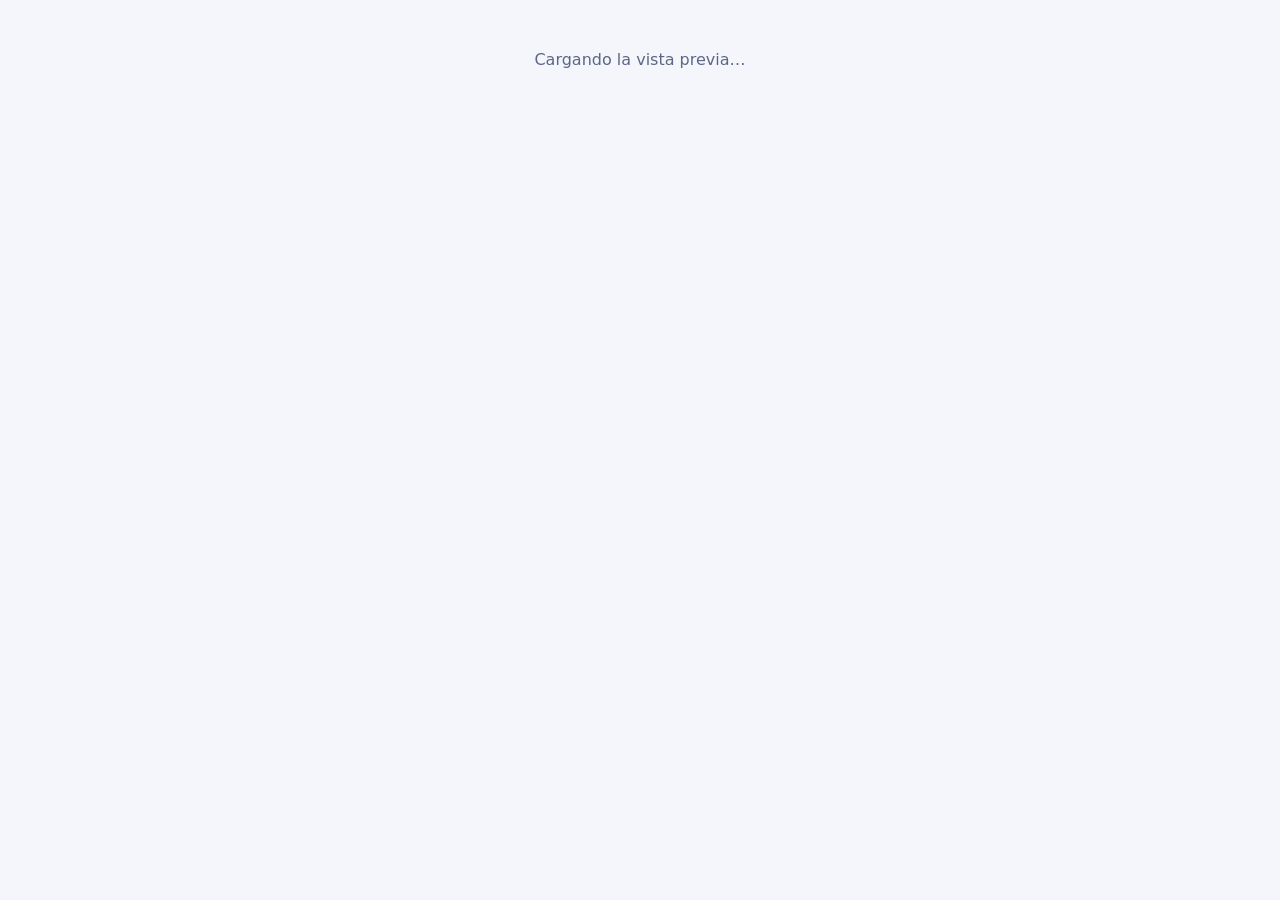
<file: admin/preview.html>
<!DOCTYPE html>
<html lang="es">
<head>
<meta charset="UTF-8">
<meta name="viewport" content="width=device-width, initial-scale=1.0">
<meta name="robots" content="noindex, nofollow">
<title>Vista previa — Tablero SETP</title>
<base href="../">
<link rel="stylesheet" href="assets/vendor/leaflet/leaflet.css">
<link rel="stylesheet" href="assets/css/app.css">
<link rel="stylesheet" href="assets/css/extra.css">
<style>body{background:var(--bg,#f4f6fb)} .vacio-prev{padding:48px 24px;text-align:center;color:#5b6785;font:16px/1.5 system-ui,sans-serif}</style>
</head>
<body data-cat="vias">
<main id="main"><div id="projects"><p class="vacio-prev">Cargando la vista previa…</p></div></main>
<script src="assets/vendor/leaflet/leaflet.js"></script>
<script src="assets/js/render.js"></script>
<script src="admin/js/preview.js"></script>
</body>
</html>
</file>
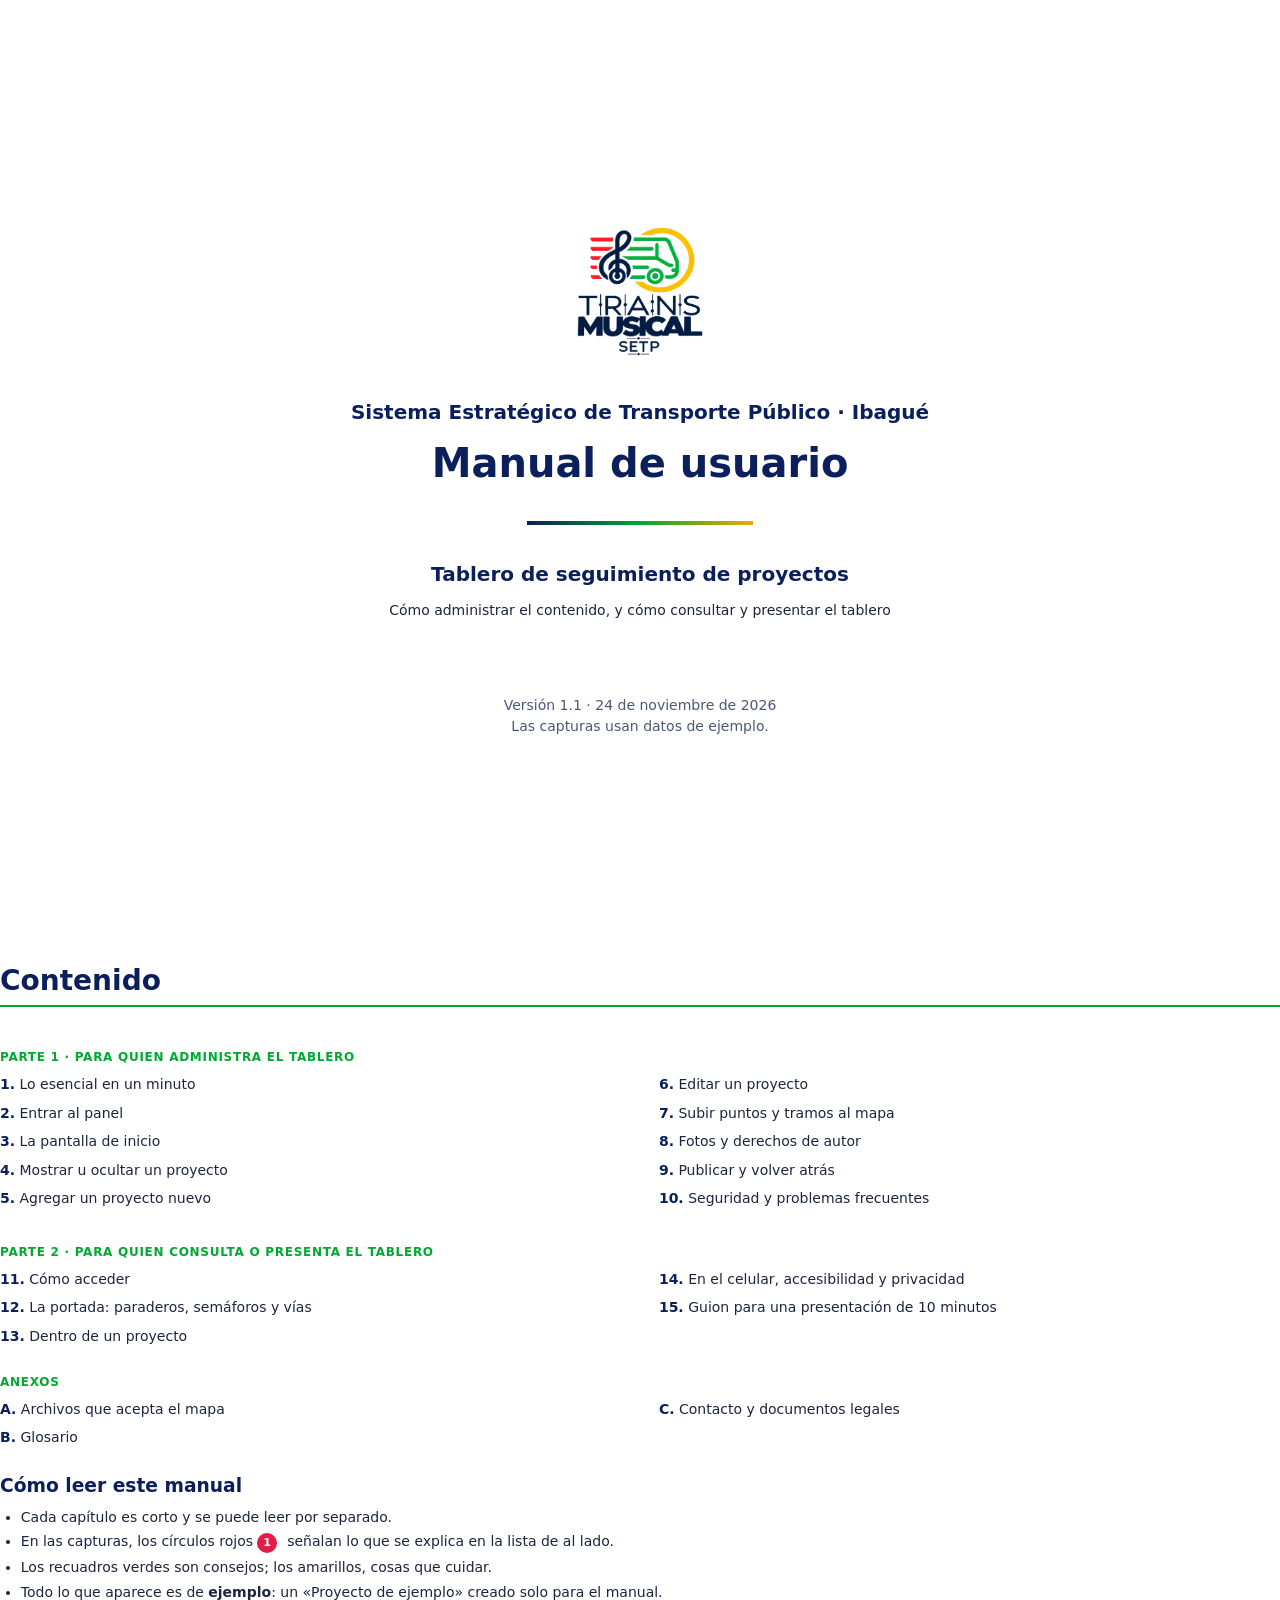
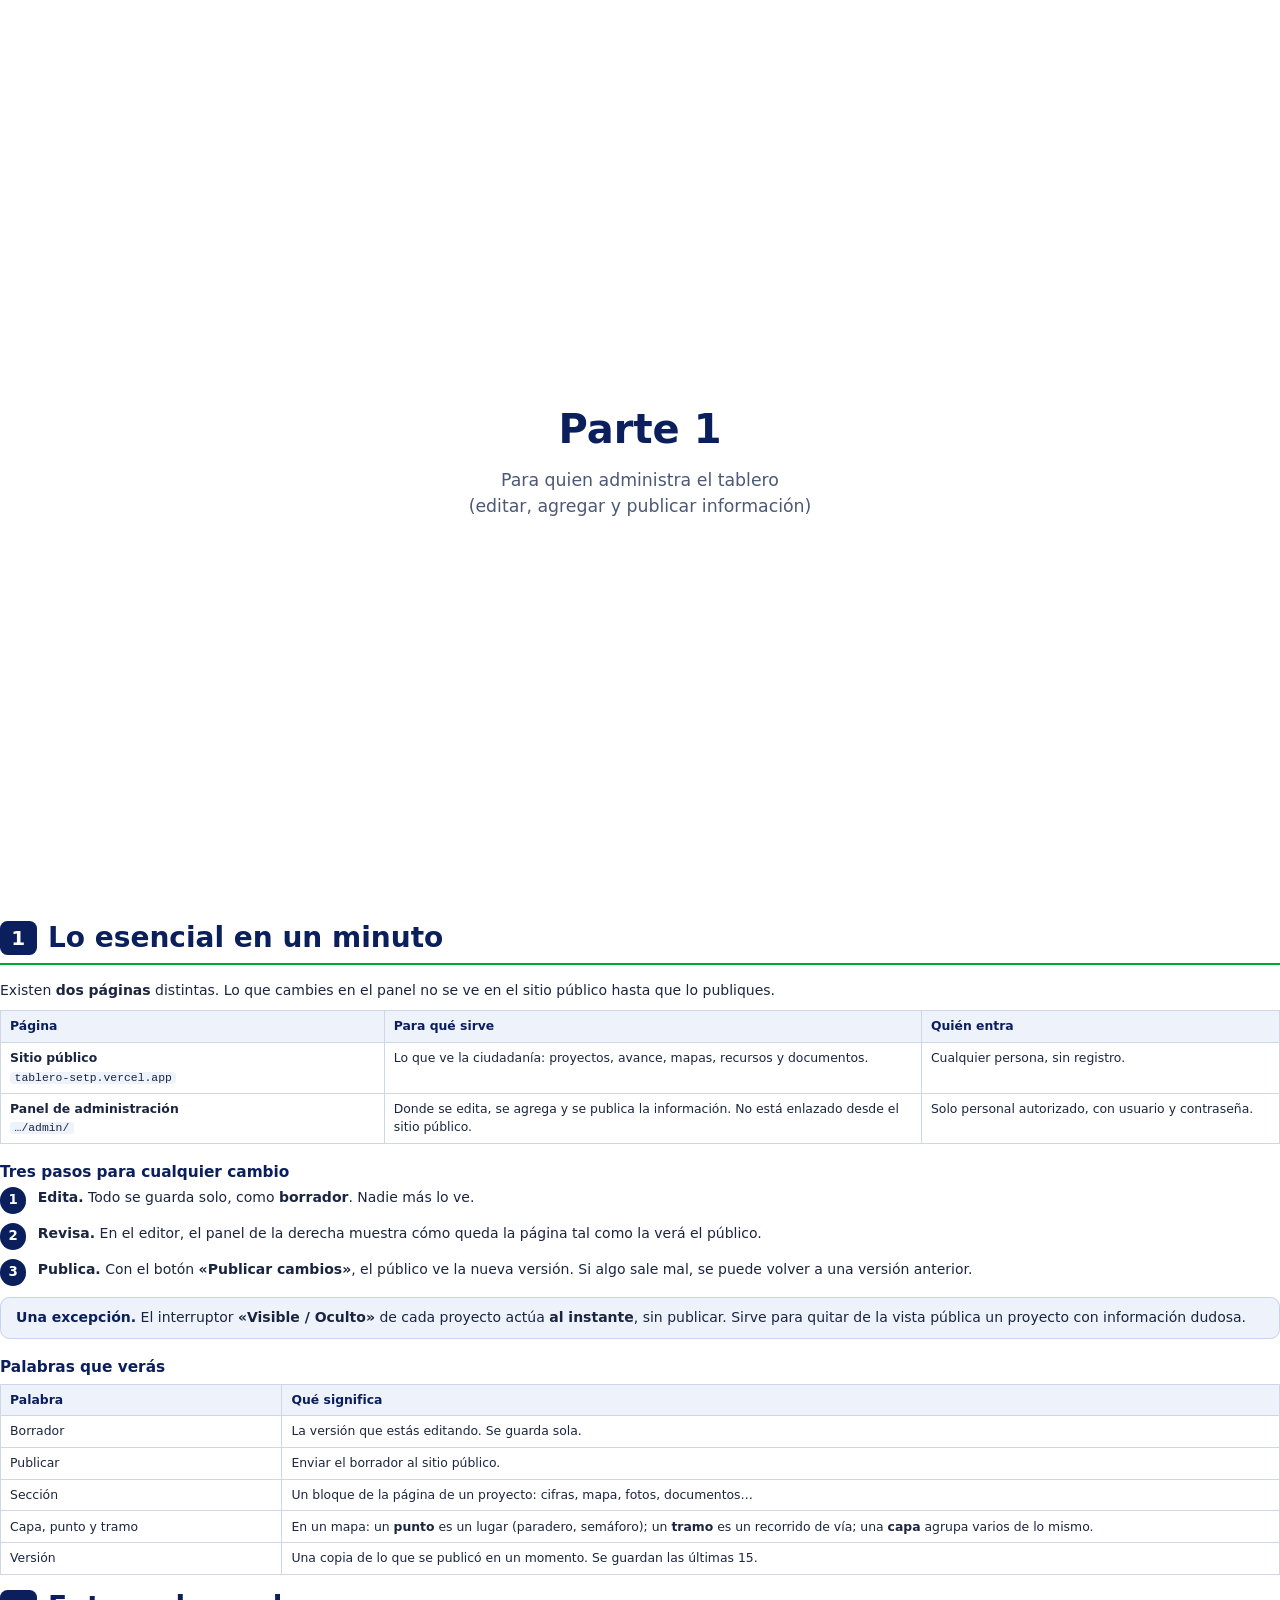
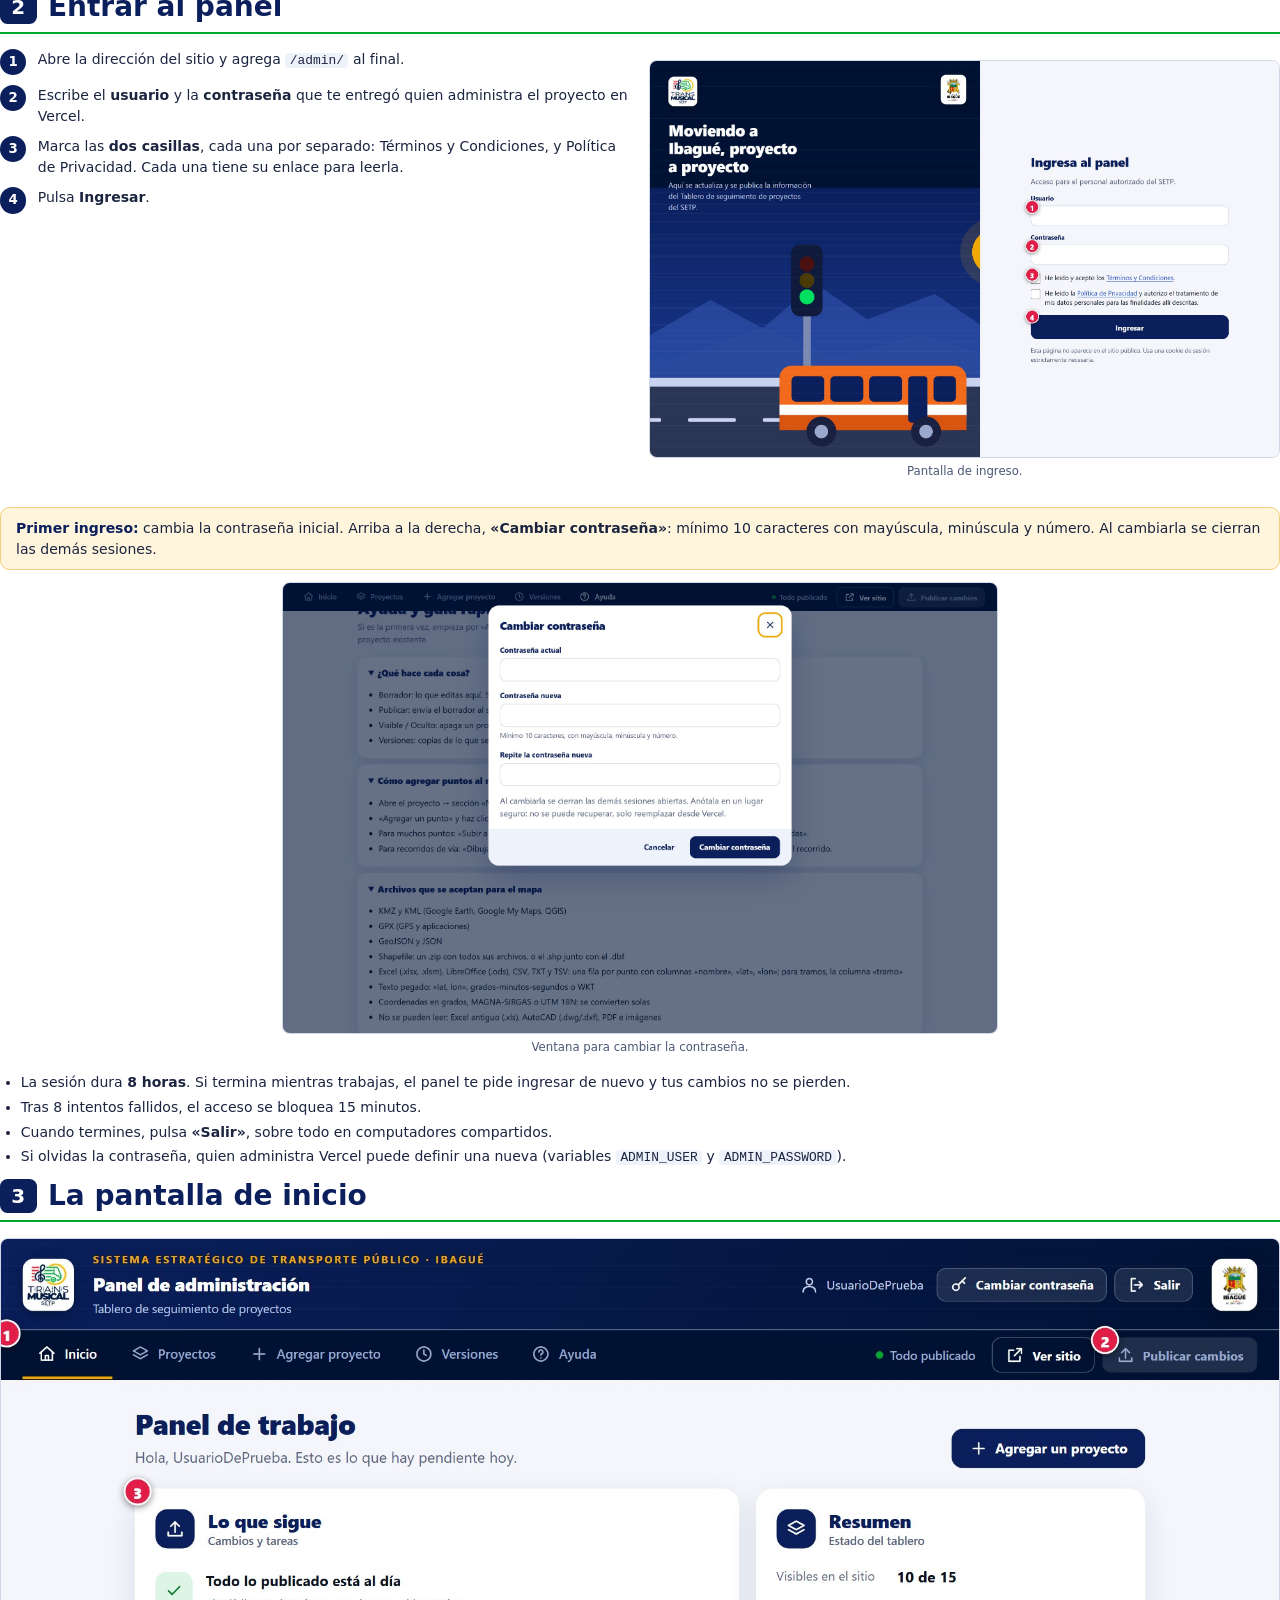
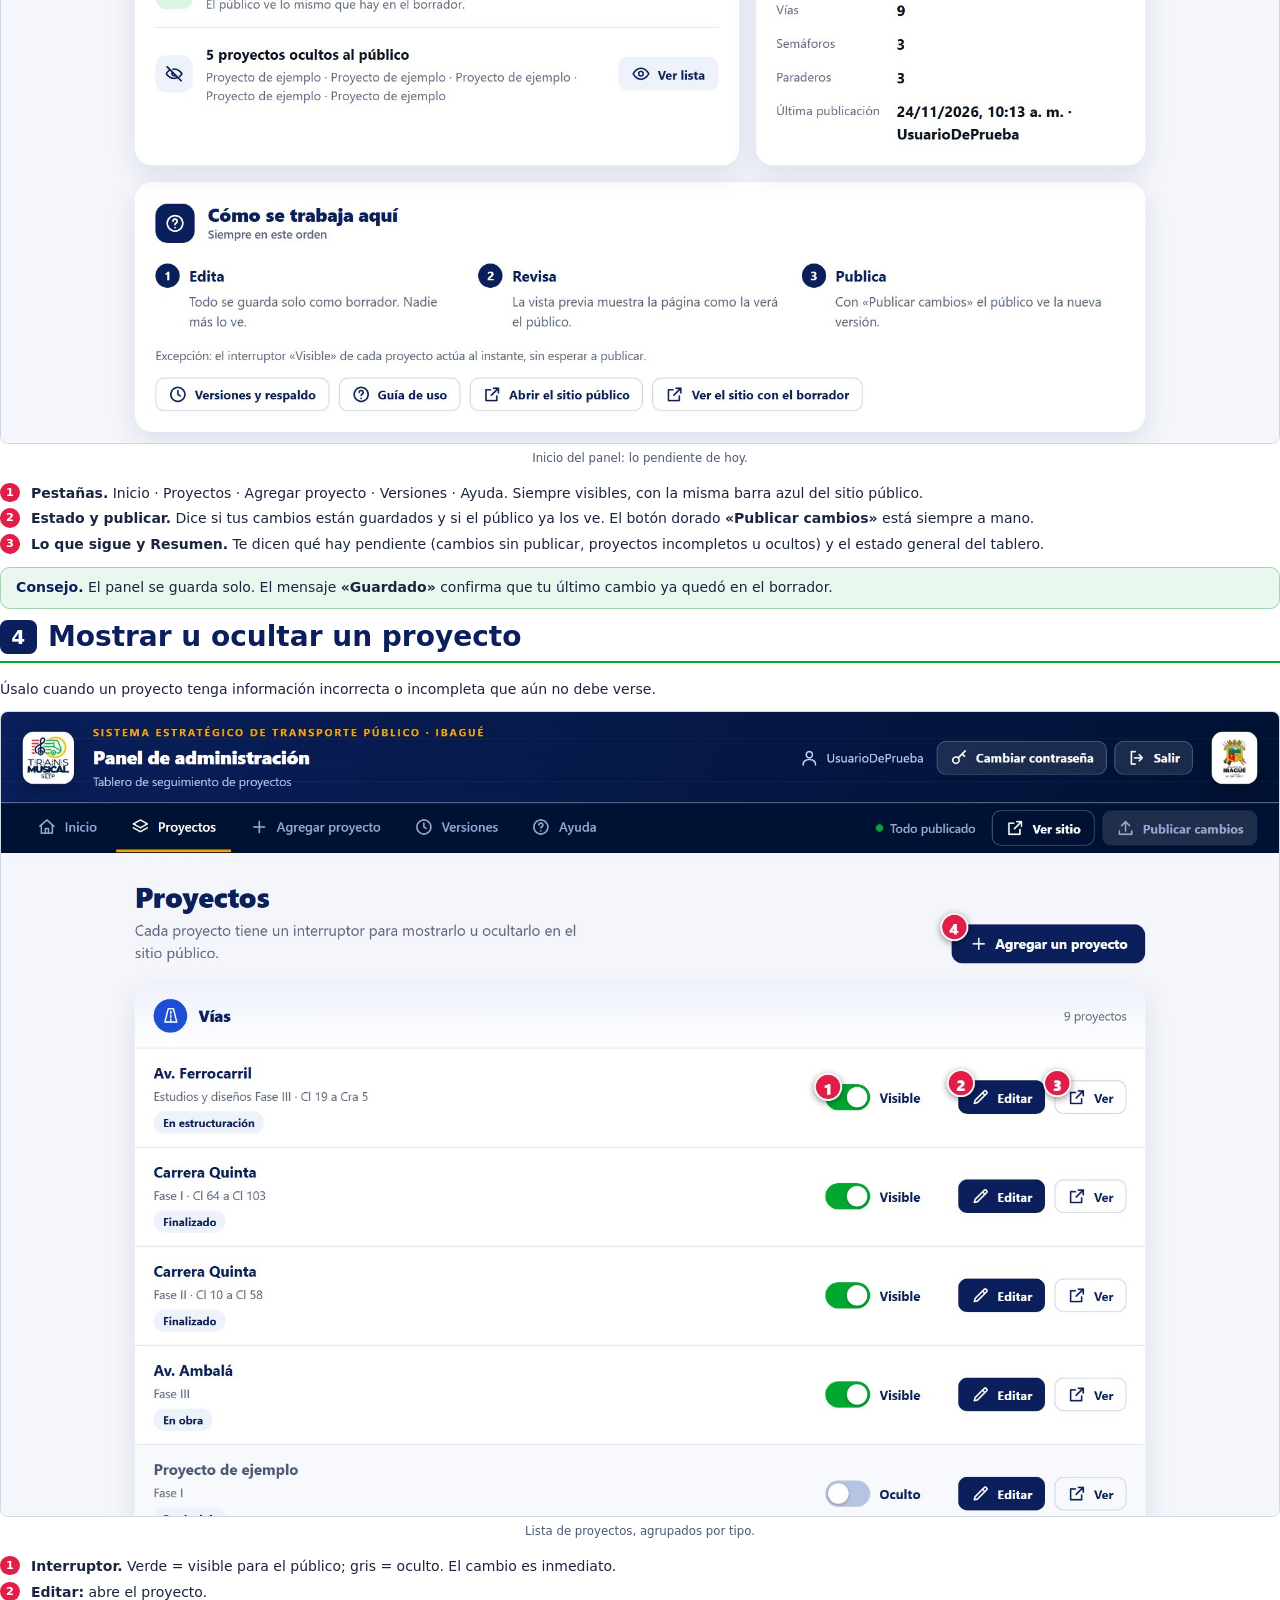
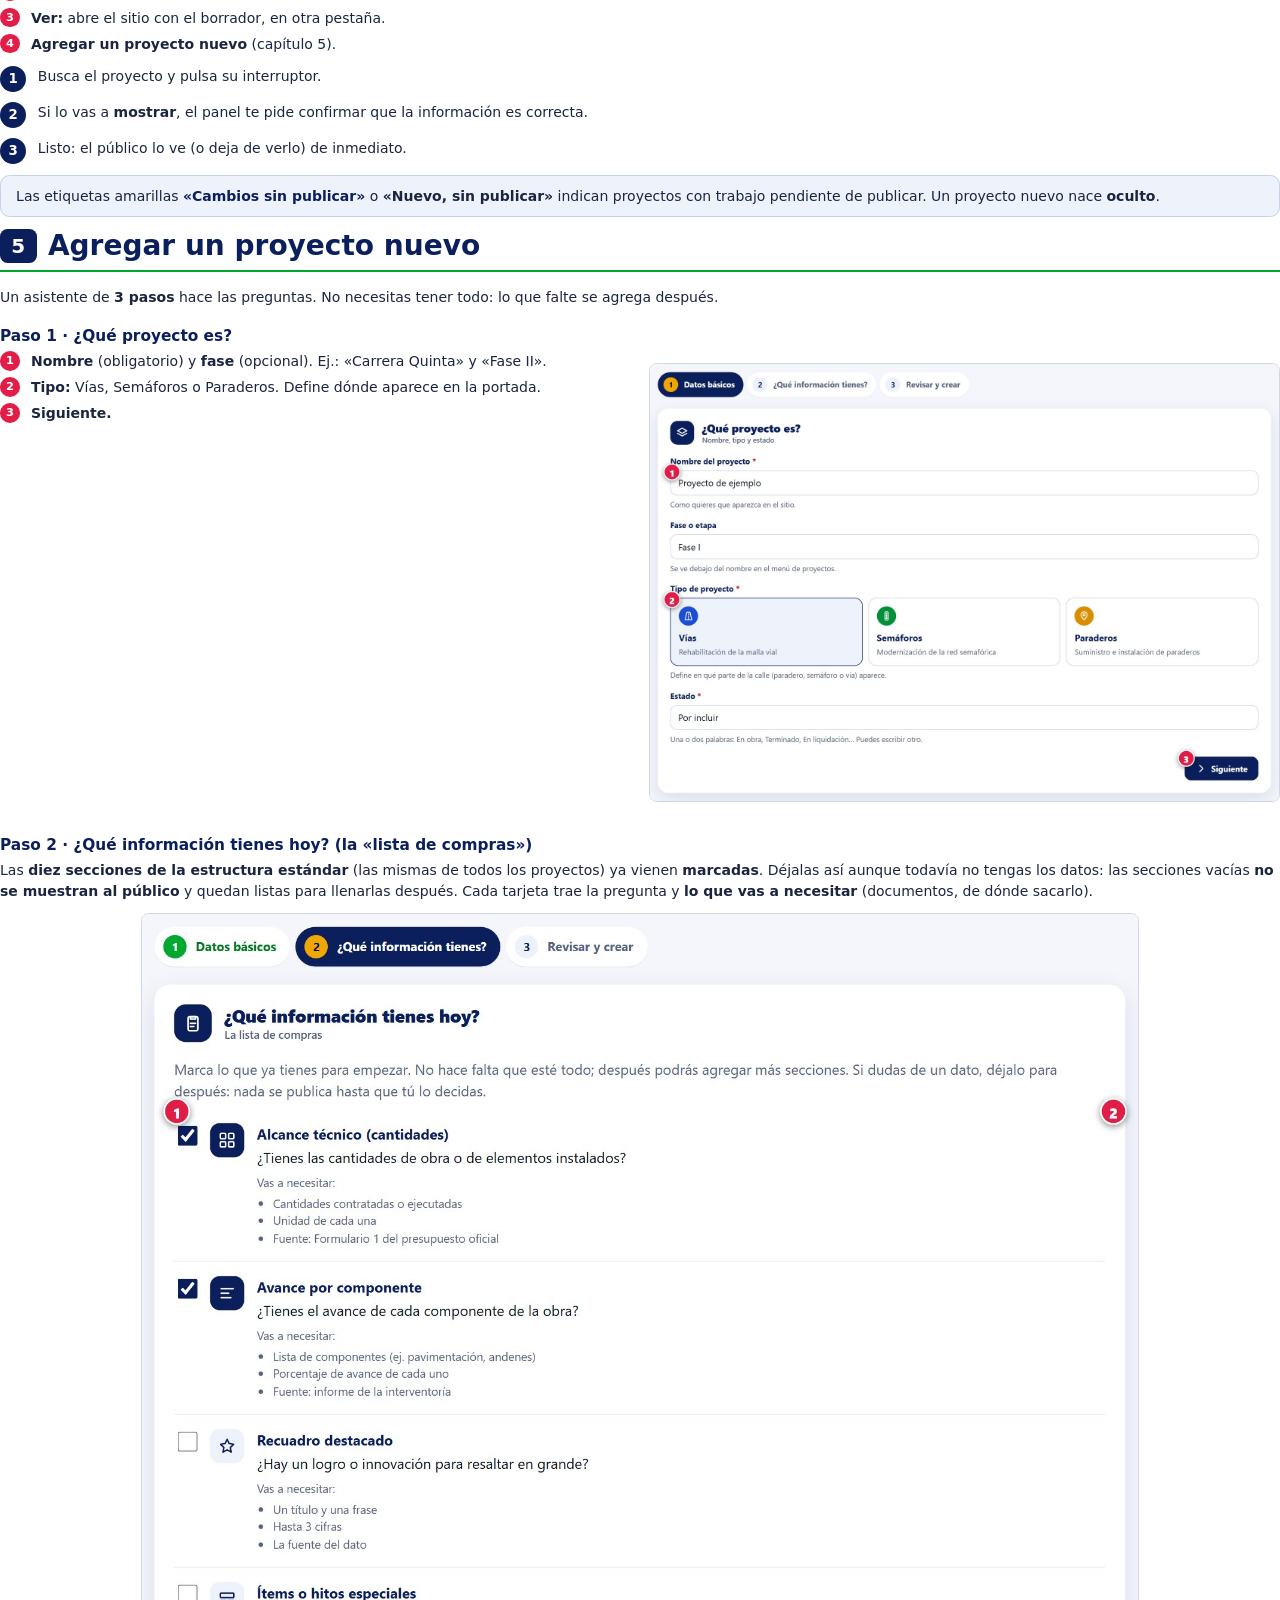
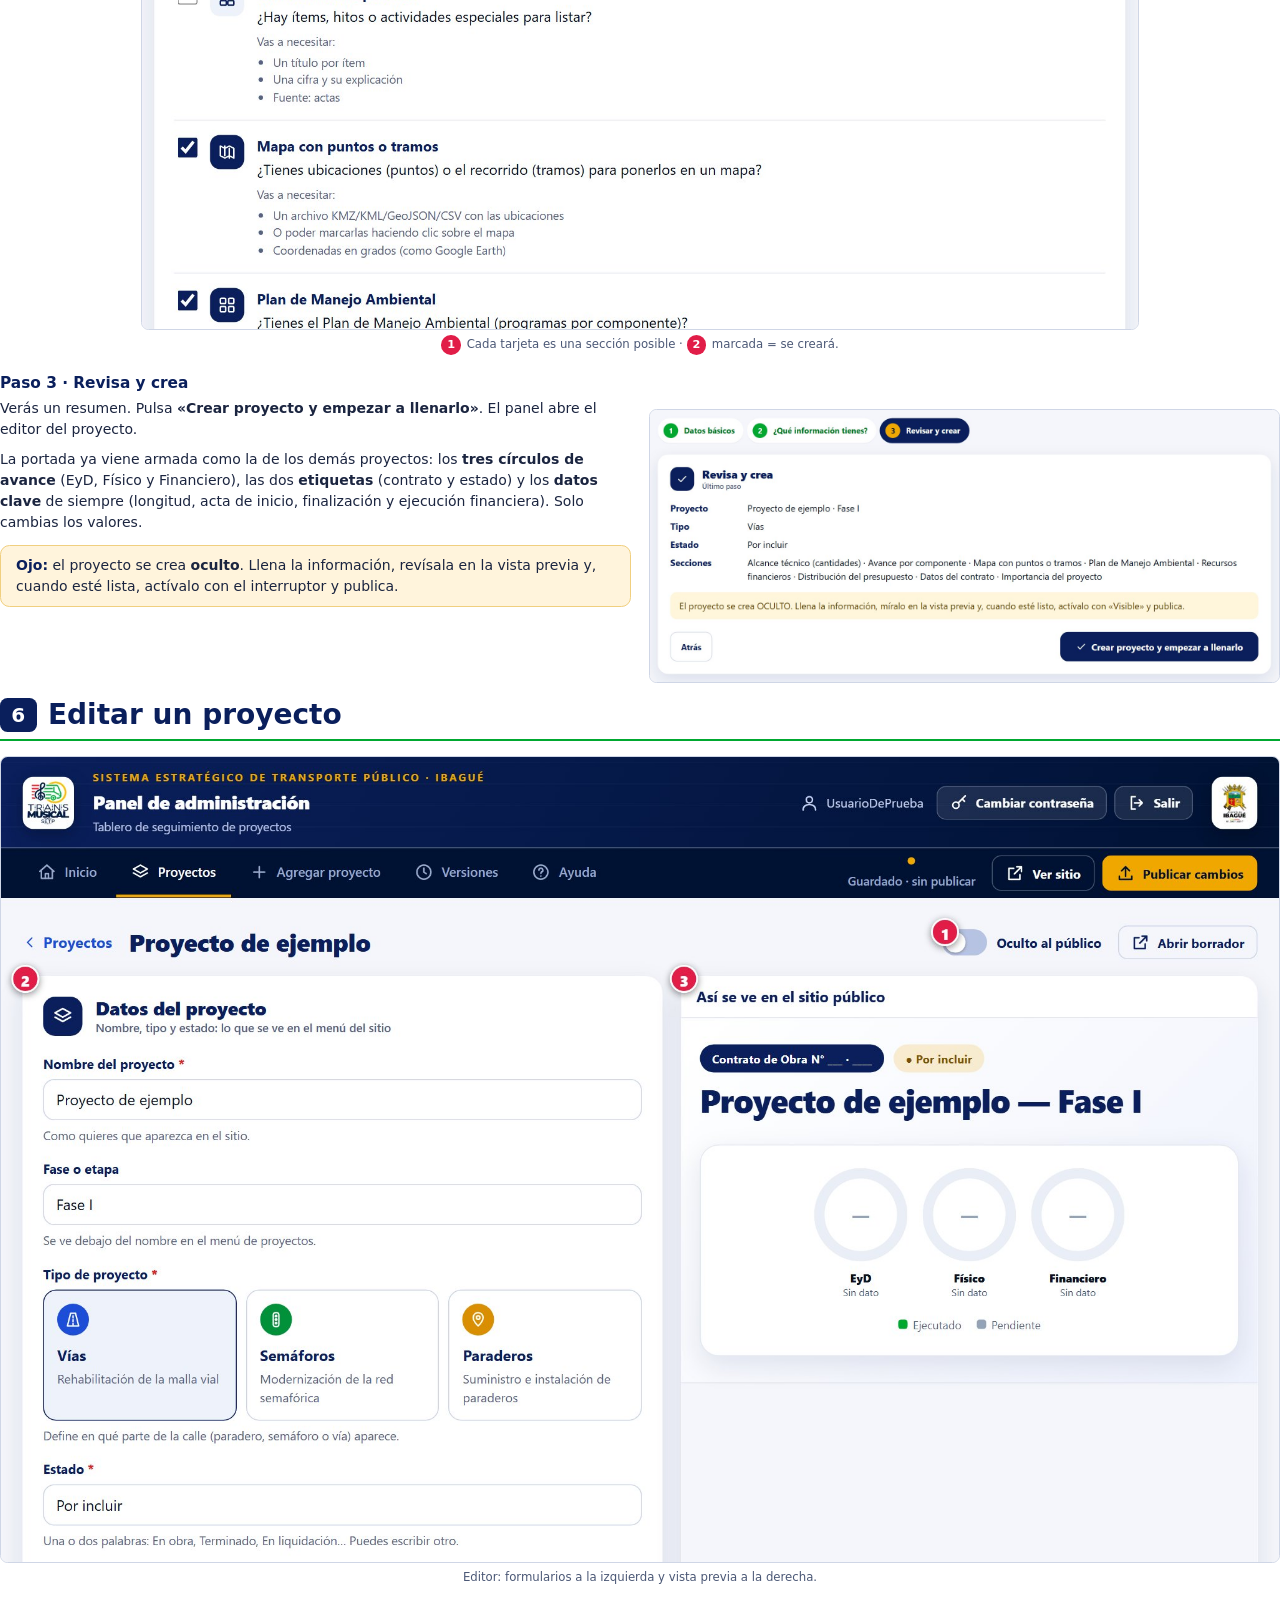
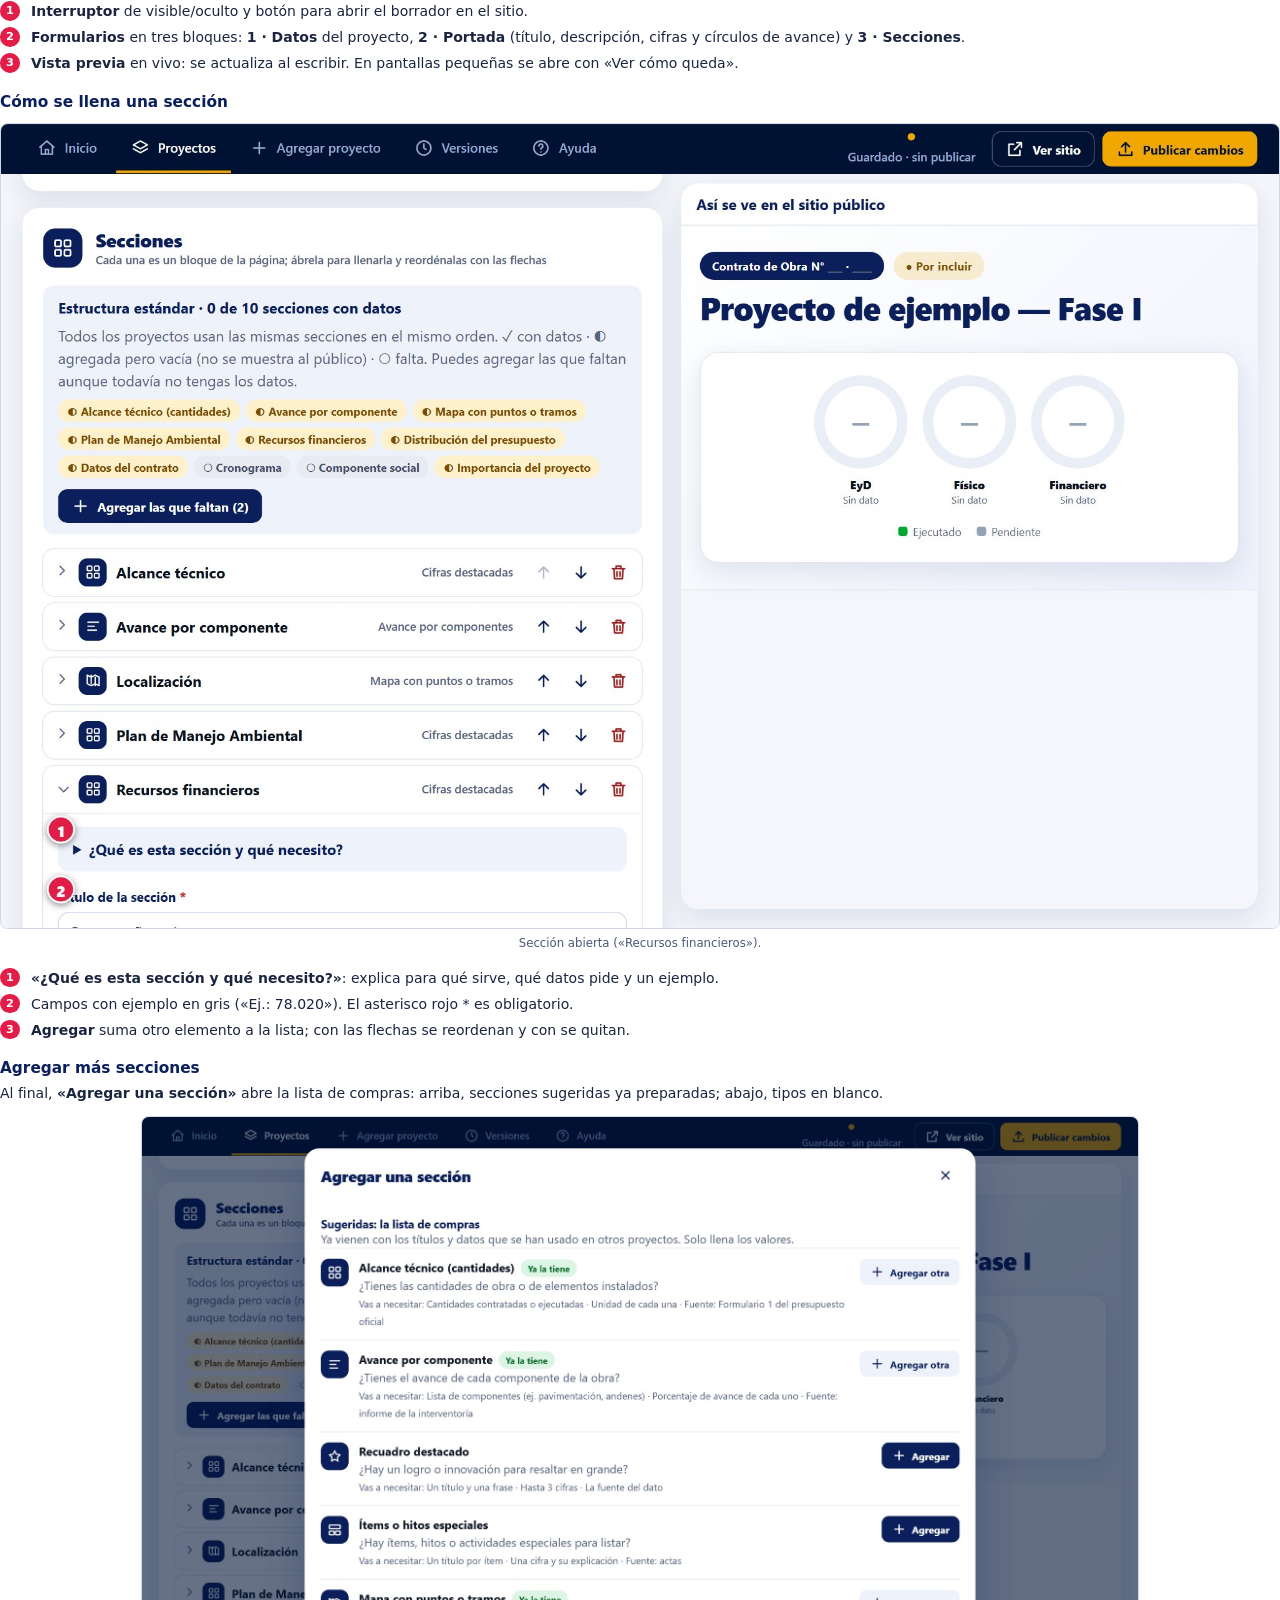
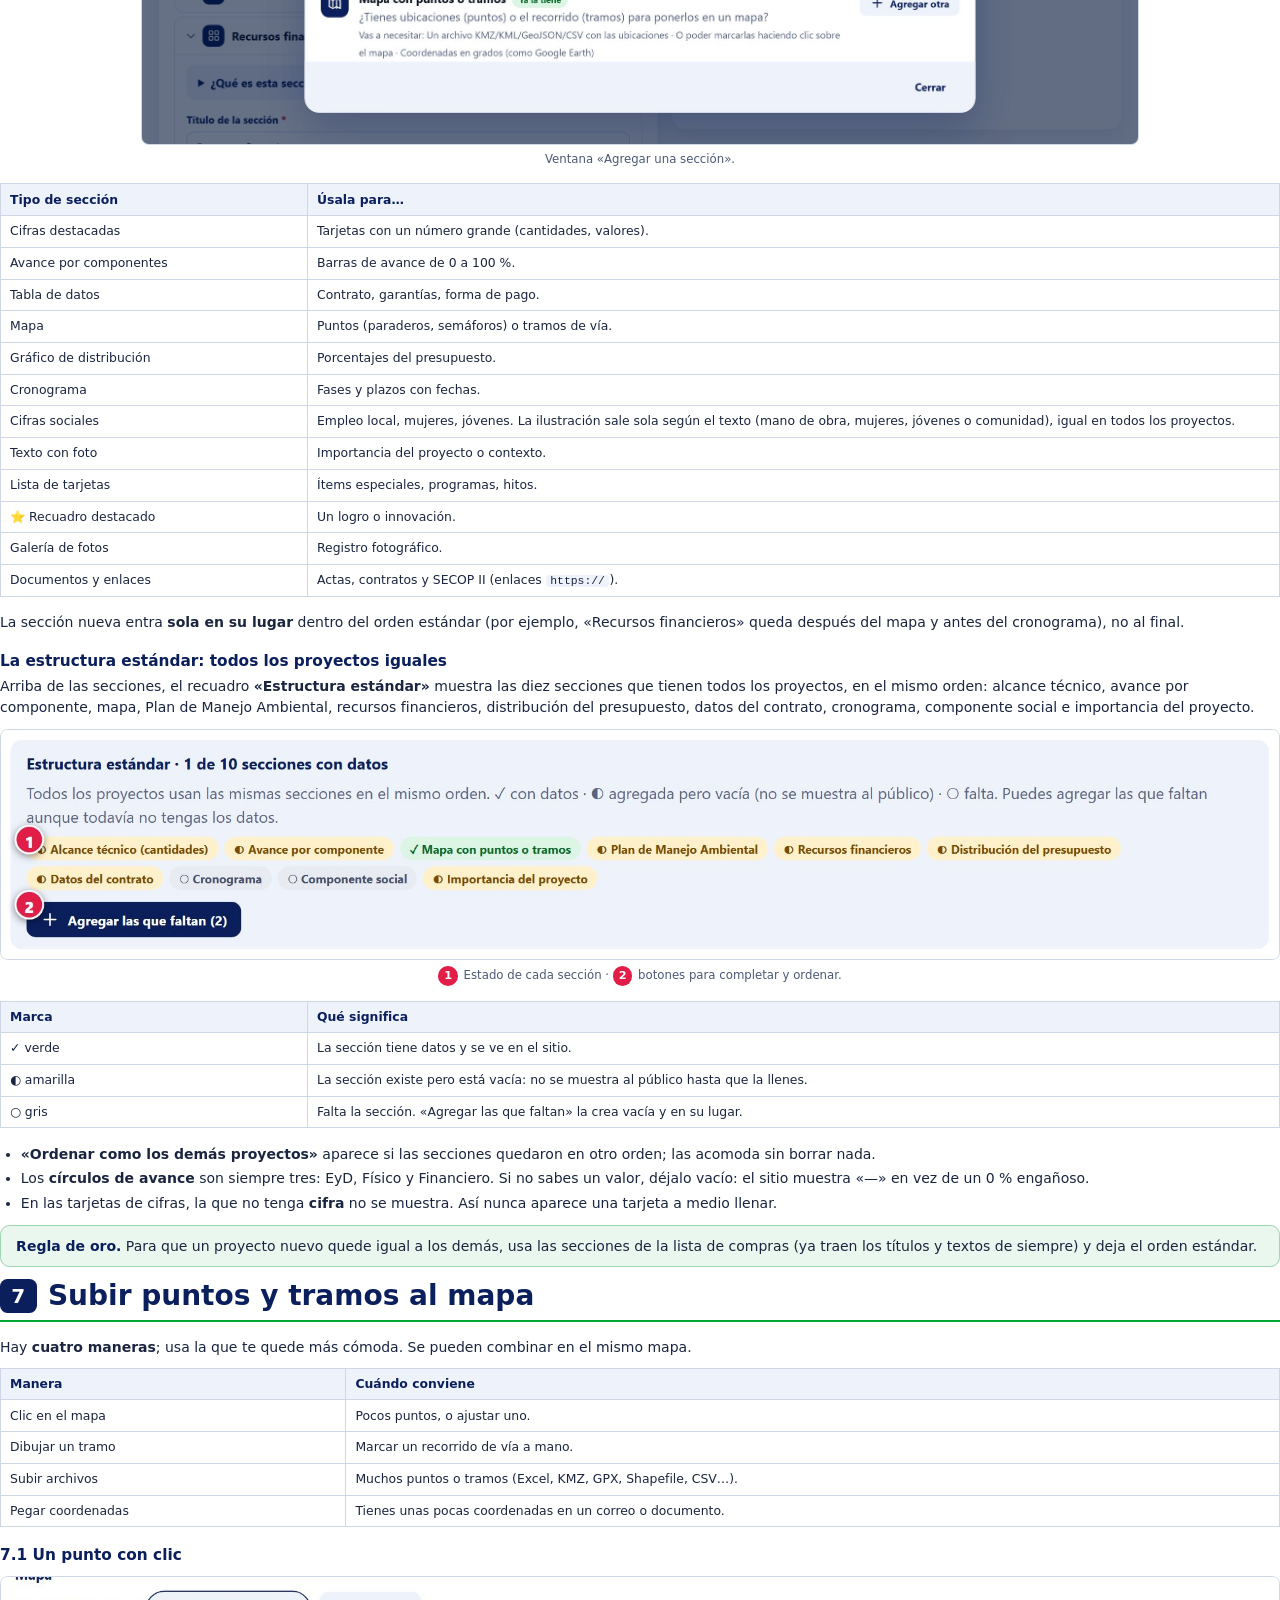
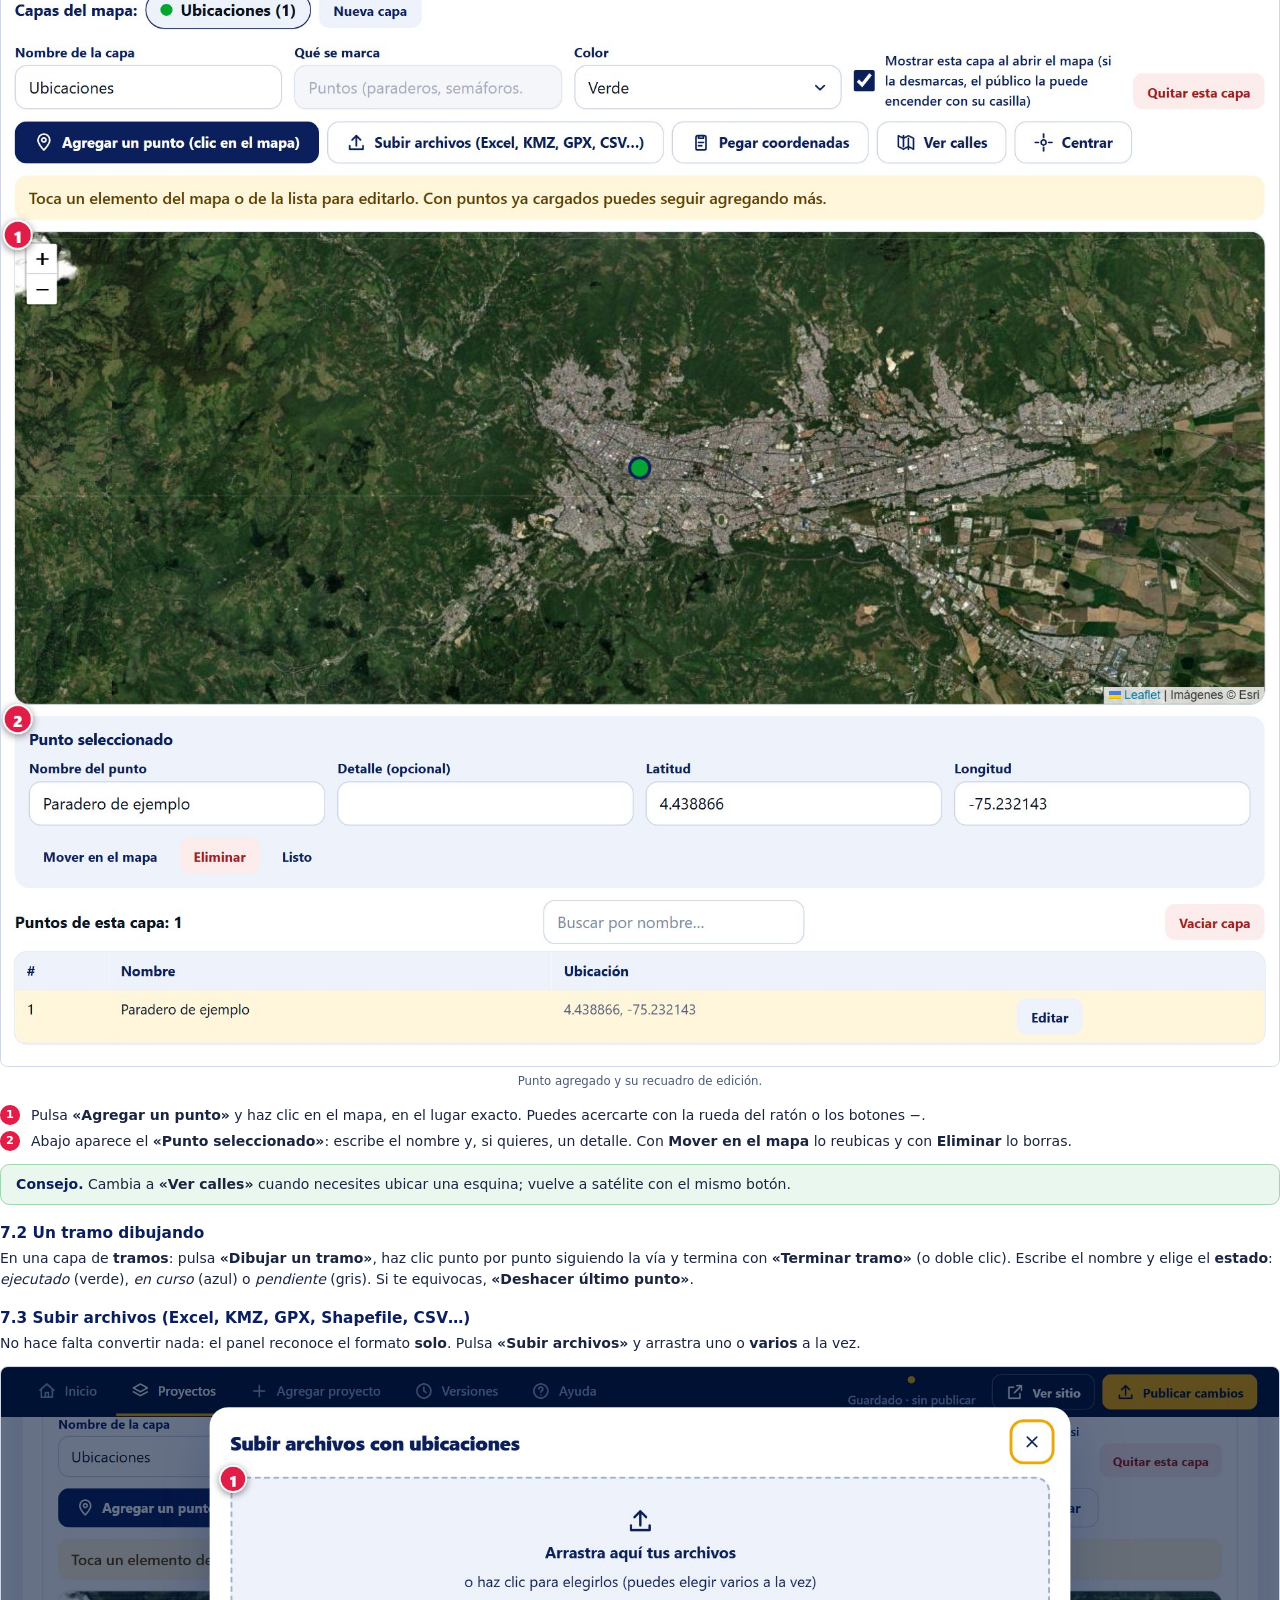
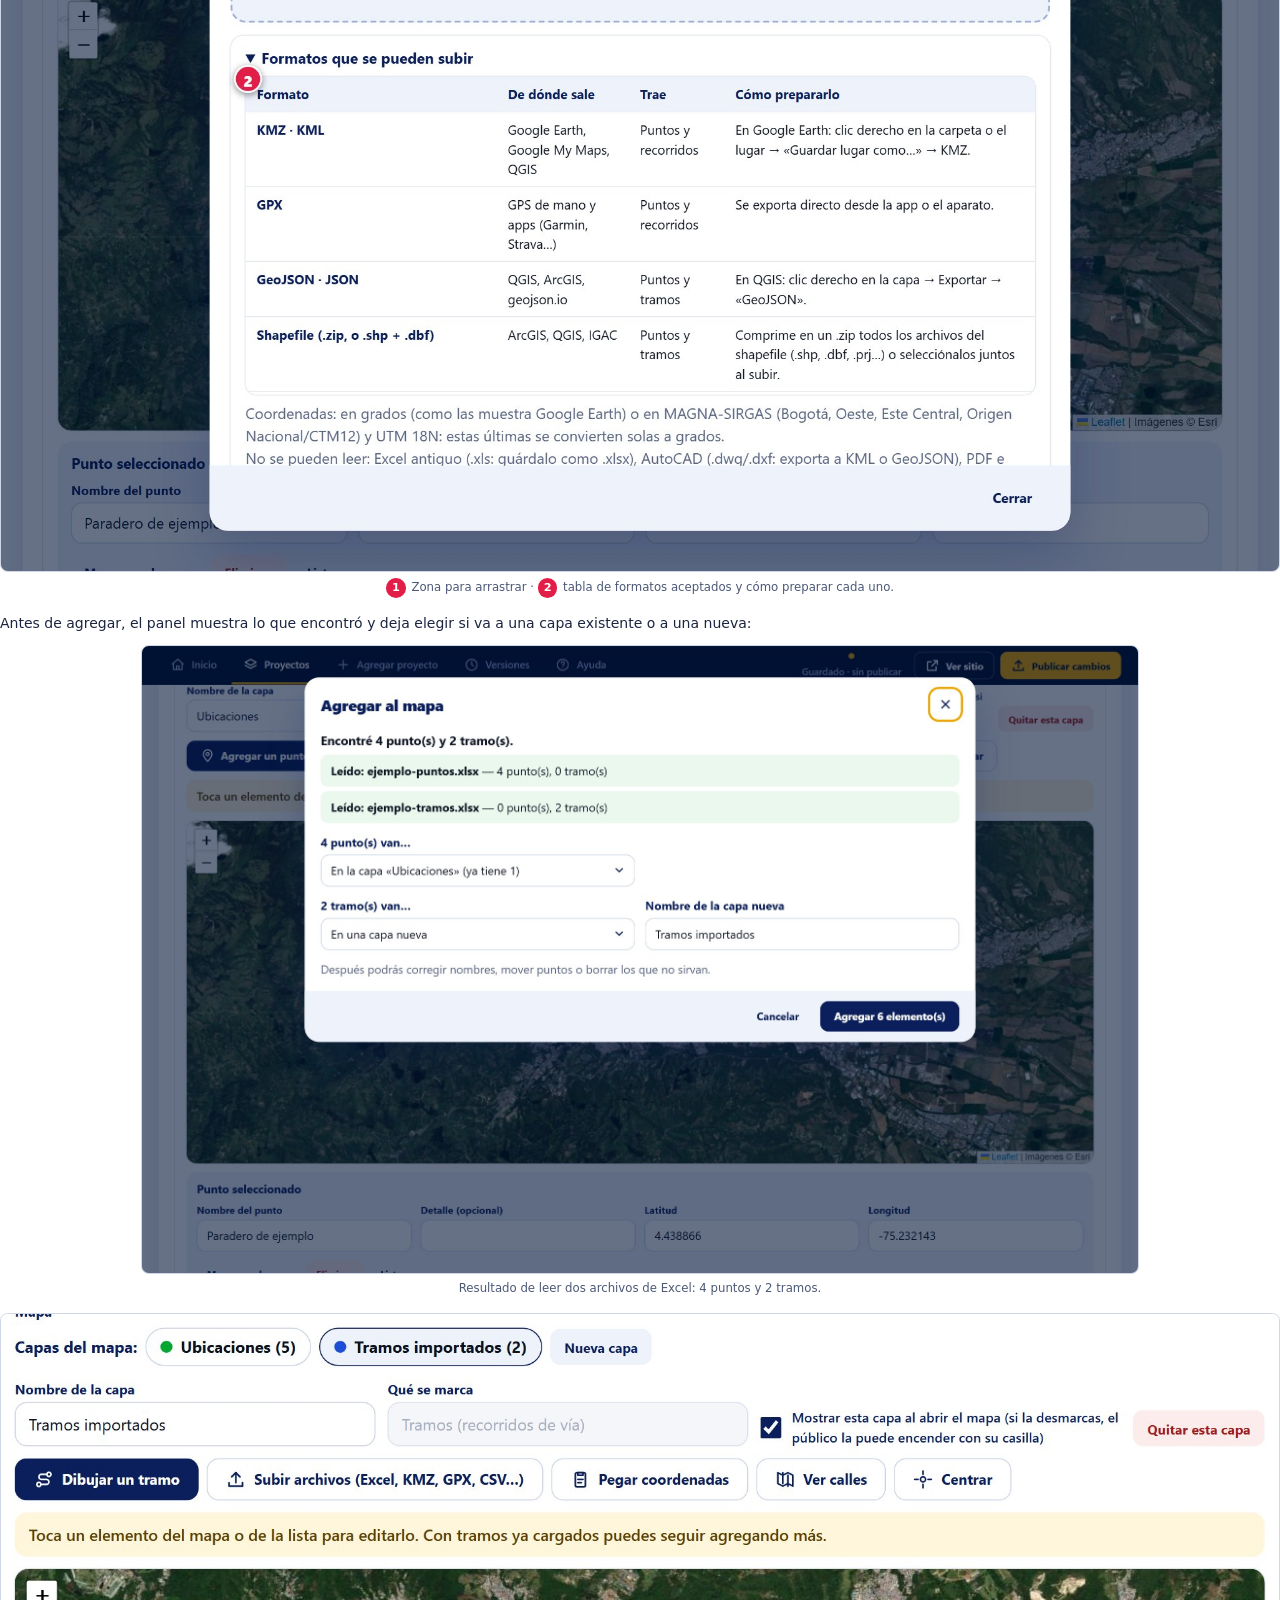
<file: manual/manual.html>
<!DOCTYPE html>
<html lang="es">
<head>
<meta charset="UTF-8">
<title>Manual de usuario — Tablero de seguimiento SETP Ibagué</title>
<style>
@page{size:A4;margin:16mm 15mm 18mm}
*{box-sizing:border-box}
body{margin:0;font:10.5pt/1.5 "Segoe UI",system-ui,Arial,sans-serif;color:#1B2540}
h1,h2,h3{color:#0A1F5C;line-height:1.2;margin:0;break-after:avoid}
h1{font-size:21pt;margin:0 0 4mm}
h2{font-size:14pt;margin:7mm 0 2.5mm}
h3{font-size:11.5pt;margin:5mm 0 1.5mm}
p{margin:0 0 2.5mm}
ul,ol{margin:0 0 3mm;padding-left:5.5mm}li{margin:0 0 1mm}
.cap{break-before:page}
.cap>h1{display:flex;align-items:center;gap:3mm;border-bottom:2.5px solid #00A830;padding-bottom:2mm}
.cap>h1 .n{background:#0A1F5C;color:#fff;border-radius:2mm;padding:0 3mm;font-size:15pt;line-height:9mm}
.parte{break-before:page;display:flex;flex-direction:column;justify-content:center;min-height:240mm;text-align:center}
.parte h1{font-size:30pt;border:0;justify-content:center}.parte p{font-size:13pt;color:#4b5876}
.portada{display:flex;flex-direction:column;justify-content:center;min-height:255mm;text-align:center;gap:3mm}
.portada img{height:34mm;margin:0 auto 8mm}
.portada h1{font-size:30pt;margin:0}.portada .sub{font-size:15pt;color:#0A1F5C;font-weight:600}
.portada .meta{margin-top:14mm;color:#4b5876;font-size:10.5pt}
.portada .franja{height:4px;width:60mm;background:linear-gradient(90deg,#0A1F5C,#00A830,#F0A800);margin:6mm auto}
figure{margin:3mm 0 4mm;break-inside:avoid}
figure img{width:100%;border:1px solid #cfd6e6;border-radius:2mm;display:block}
figure.med img{width:78%;margin:0 auto}figure.peq img{width:56%;margin:0 auto}
figcaption{font-size:8.8pt;color:#4b5876;margin-top:1.5mm;text-align:center}
.mk{display:inline-block;width:5.2mm;height:5.2mm;line-height:5.2mm;border-radius:50%;background:#E11D48;color:#fff;font-weight:800;font-size:8.5pt;text-align:center;margin-right:1.5mm;flex:none}
.leyenda{list-style:none;padding:0;margin:0 0 3mm}.leyenda li{display:flex;gap:1.5mm;align-items:flex-start;margin-bottom:1.3mm}
.paso{display:flex;gap:3mm;margin:0 0 2.5mm;break-inside:avoid}
.paso .num{flex:none;width:7mm;height:7mm;border-radius:50%;background:#0A1F5C;color:#fff;font-weight:700;text-align:center;line-height:7mm;font-size:10pt}
.paso div{flex:1}
.caja{border-radius:2.5mm;padding:2.5mm 4mm;margin:3mm 0;break-inside:avoid;border:1px solid}
.caja.tip{background:#eaf7ee;border-color:#9fd6af}.caja.cuidado{background:#fff4dc;border-color:#f0cf7f}.caja.info{background:#eef2fb;border-color:#c5d1ee}
.caja b:first-child{color:#0A1F5C}
table{border-collapse:collapse;width:100%;font-size:9.3pt;margin:2mm 0 4mm;break-inside:auto}
th,td{border:1px solid #cfd6e6;padding:1.6mm 2.4mm;text-align:left;vertical-align:top}th{background:#eef2fb;color:#0A1F5C}
tr{break-inside:avoid}
.dos{display:grid;grid-template-columns:1fr 1fr;gap:5mm;align-items:start}
.toc{columns:2;column-gap:10mm;font-size:10.5pt}.toc div{break-inside:avoid;margin-bottom:2mm}.toc b{color:#0A1F5C}
.toc .p{margin:7mm 0 2mm;font-weight:700;color:#00A830;text-transform:uppercase;font-size:9pt;letter-spacing:.06em;column-span:all}
code{background:#eef2fb;padding:0 1.2mm;border-radius:1mm;font-size:.92em}
</style>
</head>
<body>

<!-- ============ PORTADA ============ -->
<section class="portada">
  <img src="../img/setp-logo-color.png" alt="TransMusical SETP">
  <div class="sub">Sistema Estratégico de Transporte Público · Ibagué</div>
  <h1>Manual de usuario</h1>
  <div class="franja"></div>
  <div class="sub">Tablero de seguimiento de proyectos</div>
  <p>Cómo administrar el contenido, y cómo consultar y presentar el tablero</p>
  <div class="meta">Versión 1.1 · 24 de noviembre de 2026<br>Las capturas usan datos de ejemplo.</div>
</section>

<!-- ============ CONTENIDO ============ -->
<section class="cap">
  <h1>Contenido</h1>
  <div class="toc">
    <div class="p">Parte 1 · Para quien administra el tablero</div>
    <div><b>1.</b> Lo esencial en un minuto</div>
    <div><b>2.</b> Entrar al panel</div>
    <div><b>3.</b> La pantalla de inicio</div>
    <div><b>4.</b> Mostrar u ocultar un proyecto</div>
    <div><b>5.</b> Agregar un proyecto nuevo</div>
    <div><b>6.</b> Editar un proyecto</div>
    <div><b>7.</b> Subir puntos y tramos al mapa</div>
    <div><b>8.</b> Fotos y derechos de autor</div>
    <div><b>9.</b> Publicar y volver atrás</div>
    <div><b>10.</b> Seguridad y problemas frecuentes</div>
    <div class="p">Parte 2 · Para quien consulta o presenta el tablero</div>
    <div><b>11.</b> Cómo acceder</div>
    <div><b>12.</b> La portada: paraderos, semáforos y vías</div>
    <div><b>13.</b> Dentro de un proyecto</div>
    <div><b>14.</b> En el celular, accesibilidad y privacidad</div>
    <div><b>15.</b> Guion para una presentación de 10 minutos</div>
    <div class="p">Anexos</div>
    <div><b>A.</b> Archivos que acepta el mapa</div>
    <div><b>B.</b> Glosario</div>
    <div><b>C.</b> Contacto y documentos legales</div>
  </div>
  <h2>Cómo leer este manual</h2>
  <ul>
    <li>Cada capítulo es corto y se puede leer por separado.</li>
    <li>En las capturas, los círculos rojos <span class="mk">1</span> señalan lo que se explica en la lista de al lado.</li>
    <li>Los recuadros verdes son consejos; los amarillos, cosas que cuidar.</li>
    <li>Todo lo que aparece es de <b>ejemplo</b>: un «Proyecto de ejemplo» creado solo para el manual.</li>
  </ul>
</section>

<section class="parte"><h1>Parte 1</h1><p>Para quien administra el tablero<br>(editar, agregar y publicar información)</p></section>

<!-- ============ 1 ============ -->
<section class="cap">
  <h1><span class="n">1</span> Lo esencial en un minuto</h1>
  <p>Existen <b>dos páginas</b> distintas. Lo que cambies en el panel no se ve en el sitio público hasta que lo publiques.</p>
  <table>
    <tr><th style="width:30%">Página</th><th>Para qué sirve</th><th style="width:28%">Quién entra</th></tr>
    <tr><td><b>Sitio público</b><br><code>tablero-setp.vercel.app</code></td><td>Lo que ve la ciudadanía: proyectos, avance, mapas, recursos y documentos.</td><td>Cualquier persona, sin registro.</td></tr>
    <tr><td><b>Panel de administración</b><br><code>…/admin/</code></td><td>Donde se edita, se agrega y se publica la información. No está enlazado desde el sitio público.</td><td>Solo personal autorizado, con usuario y contraseña.</td></tr>
  </table>
  <h3>Tres pasos para cualquier cambio</h3>
  <div class="paso"><span class="num">1</span><div><b>Edita.</b> Todo se guarda solo, como <b>borrador</b>. Nadie más lo ve.</div></div>
  <div class="paso"><span class="num">2</span><div><b>Revisa.</b> En el editor, el panel de la derecha muestra cómo queda la página tal como la verá el público.</div></div>
  <div class="paso"><span class="num">3</span><div><b>Publica.</b> Con el botón <b>«Publicar cambios»</b>, el público ve la nueva versión. Si algo sale mal, se puede volver a una versión anterior.</div></div>
  <div class="caja info"><b>Una excepción.</b> El interruptor <b>«Visible / Oculto»</b> de cada proyecto actúa <b>al instante</b>, sin publicar. Sirve para quitar de la vista pública un proyecto con información dudosa.</div>
  <h3>Palabras que verás</h3>
  <table>
    <tr><th style="width:22%">Palabra</th><th>Qué significa</th></tr>
    <tr><td>Borrador</td><td>La versión que estás editando. Se guarda sola.</td></tr>
    <tr><td>Publicar</td><td>Enviar el borrador al sitio público.</td></tr>
    <tr><td>Sección</td><td>Un bloque de la página de un proyecto: cifras, mapa, fotos, documentos…</td></tr>
    <tr><td>Capa, punto y tramo</td><td>En un mapa: un <b>punto</b> es un lugar (paradero, semáforo); un <b>tramo</b> es un recorrido de vía; una <b>capa</b> agrupa varios de lo mismo.</td></tr>
    <tr><td>Versión</td><td>Una copia de lo que se publicó en un momento. Se guardan las últimas 15.</td></tr>
  </table>
</section>

<!-- ============ 2 ============ -->
<section class="cap">
  <h1><span class="n">2</span> Entrar al panel</h1>
  <div class="dos">
    <div>
      <div class="paso"><span class="num">1</span><div>Abre la dirección del sitio y agrega <code>/admin/</code> al final.</div></div>
      <div class="paso"><span class="num">2</span><div>Escribe el <b>usuario</b> y la <b>contraseña</b> que te entregó quien administra el proyecto en Vercel.</div></div>
      <div class="paso"><span class="num">3</span><div>Marca las <b>dos casillas</b>, cada una por separado: Términos y Condiciones, y Política de Privacidad. Cada una tiene su enlace para leerla.</div></div>
      <div class="paso"><span class="num">4</span><div>Pulsa <b>Ingresar</b>.</div></div>
    </div>
    <figure><img src="capturas/a01-ingreso.jpg" alt=""><figcaption>Pantalla de ingreso.</figcaption></figure>
  </div>
  <div class="caja cuidado"><b>Primer ingreso:</b> cambia la contraseña inicial. Arriba a la derecha, <b>«Cambiar contraseña»</b>: mínimo 10 caracteres con mayúscula, minúscula y número. Al cambiarla se cierran las demás sesiones.</div>
  <figure class="peq"><img src="capturas/a20-cambiar-clave.jpg" alt=""><figcaption>Ventana para cambiar la contraseña.</figcaption></figure>
  <ul>
    <li>La sesión dura <b>8 horas</b>. Si termina mientras trabajas, el panel te pide ingresar de nuevo y tus cambios no se pierden.</li>
    <li>Tras 8 intentos fallidos, el acceso se bloquea 15 minutos.</li>
    <li>Cuando termines, pulsa <b>«Salir»</b>, sobre todo en computadores compartidos.</li>
    <li>Si olvidas la contraseña, quien administra Vercel puede definir una nueva (variables <code>ADMIN_USER</code> y <code>ADMIN_PASSWORD</code>).</li>
  </ul>
</section>

<!-- ============ 3 ============ -->
<section class="cap">
  <h1><span class="n">3</span> La pantalla de inicio</h1>
  <figure><img src="capturas/a02-inicio.jpg" alt=""><figcaption>Inicio del panel: lo pendiente de hoy.</figcaption></figure>
  <ul class="leyenda">
    <li><span class="mk">1</span><div><b>Pestañas.</b> Inicio · Proyectos · Agregar proyecto · Versiones · Ayuda. Siempre visibles, con la misma barra azul del sitio público.</div></li>
    <li><span class="mk">2</span><div><b>Estado y publicar.</b> Dice si tus cambios están guardados y si el público ya los ve. El botón dorado <b>«Publicar cambios»</b> está siempre a mano.</div></li>
    <li><span class="mk">3</span><div><b>Lo que sigue y Resumen.</b> Te dicen qué hay pendiente (cambios sin publicar, proyectos incompletos u ocultos) y el estado general del tablero.</div></li>
  </ul>
  <div class="caja tip"><b>Consejo.</b> El panel se guarda solo. El mensaje <b>«Guardado»</b> confirma que tu último cambio ya quedó en el borrador.</div>
</section>

<!-- ============ 4 ============ -->
<section class="cap">
  <h1><span class="n">4</span> Mostrar u ocultar un proyecto</h1>
  <p>Úsalo cuando un proyecto tenga información incorrecta o incompleta que aún no debe verse.</p>
  <figure><img src="capturas/a03-proyectos.jpg" alt=""><figcaption>Lista de proyectos, agrupados por tipo.</figcaption></figure>
  <ul class="leyenda">
    <li><span class="mk">1</span><div><b>Interruptor.</b> Verde = visible para el público; gris = oculto. El cambio es inmediato.</div></li>
    <li><span class="mk">2</span><div><b>Editar:</b> abre el proyecto.</div></li>
    <li><span class="mk">3</span><div><b>Ver:</b> abre el sitio con el borrador, en otra pestaña.</div></li>
    <li><span class="mk">4</span><div><b>Agregar un proyecto nuevo</b> (capítulo 5).</div></li>
  </ul>
  <div class="paso"><span class="num">1</span><div>Busca el proyecto y pulsa su interruptor.</div></div>
  <div class="paso"><span class="num">2</span><div>Si lo vas a <b>mostrar</b>, el panel te pide confirmar que la información es correcta.</div></div>
  <div class="paso"><span class="num">3</span><div>Listo: el público lo ve (o deja de verlo) de inmediato.</div></div>
  <div class="caja info">Las etiquetas amarillas <b>«Cambios sin publicar»</b> o <b>«Nuevo, sin publicar»</b> indican proyectos con trabajo pendiente de publicar. Un proyecto nuevo nace <b>oculto</b>.</div>
</section>

<!-- ============ 5 ============ -->
<section class="cap">
  <h1><span class="n">5</span> Agregar un proyecto nuevo</h1>
  <p>Un asistente de <b>3 pasos</b> hace las preguntas. No necesitas tener todo: lo que falte se agrega después.</p>
  <h3>Paso 1 · ¿Qué proyecto es?</h3>
  <div class="dos">
    <ul class="leyenda">
      <li><span class="mk">1</span><div><b>Nombre</b> (obligatorio) y <b>fase</b> (opcional). Ej.: «Carrera Quinta» y «Fase II».</div></li>
      <li><span class="mk">2</span><div><b>Tipo:</b> Vías, Semáforos o Paraderos. Define dónde aparece en la portada.</div></li>
      <li><span class="mk">3</span><div><b>Siguiente.</b></div></li>
    </ul>
    <figure><img src="capturas/a04-nuevo-paso1.jpg" alt=""></figure>
  </div>
  <h3>Paso 2 · ¿Qué información tienes hoy? (la «lista de compras»)</h3>
  <p>Las <b>diez secciones de la estructura estándar</b> (las mismas de todos los proyectos) ya vienen <b>marcadas</b>. Déjalas así aunque todavía no tengas los datos: las secciones vacías <b>no se muestran al público</b> y quedan listas para llenarlas después. Cada tarjeta trae la pregunta y <b>lo que vas a necesitar</b> (documentos, de dónde sacarlo).</p>
  <figure class="med"><img src="capturas/a05-nuevo-paso2.jpg" alt=""><figcaption><span class="mk">1</span>Cada tarjeta es una sección posible · <span class="mk">2</span>marcada = se creará.</figcaption></figure>
</section>
<section>
  <h3>Paso 3 · Revisa y crea</h3>
  <div class="dos">
    <div>
      <p>Verás un resumen. Pulsa <b>«Crear proyecto y empezar a llenarlo»</b>. El panel abre el editor del proyecto.</p>
      <p>La portada ya viene armada como la de los demás proyectos: los <b>tres círculos de avance</b> (EyD, Físico y Financiero), las dos <b>etiquetas</b> (contrato y estado) y los <b>datos clave</b> de siempre (longitud, acta de inicio, finalización y ejecución financiera). Solo cambias los valores.</p>
      <div class="caja cuidado"><b>Ojo:</b> el proyecto se crea <b>oculto</b>. Llena la información, revísala en la vista previa y, cuando esté lista, actívalo con el interruptor y publica.</div>
    </div>
    <figure><img src="capturas/a06-nuevo-paso3.jpg" alt=""></figure>
  </div>
</section>

<!-- ============ 6 ============ -->
<section class="cap">
  <h1><span class="n">6</span> Editar un proyecto</h1>
  <figure><img src="capturas/a07-editor.jpg" alt=""><figcaption>Editor: formularios a la izquierda y vista previa a la derecha.</figcaption></figure>
  <ul class="leyenda">
    <li><span class="mk">1</span><div><b>Interruptor</b> de visible/oculto y botón para abrir el borrador en el sitio.</div></li>
    <li><span class="mk">2</span><div><b>Formularios</b> en tres bloques: <b>1 · Datos</b> del proyecto, <b>2 · Portada</b> (título, descripción, cifras y círculos de avance) y <b>3 · Secciones</b>.</div></li>
    <li><span class="mk">3</span><div><b>Vista previa</b> en vivo: se actualiza al escribir. En pantallas pequeñas se abre con «Ver cómo queda».</div></li>
  </ul>
  <h3>Cómo se llena una sección</h3>
  <figure><img src="capturas/a08-seccion-abierta.jpg" alt=""><figcaption>Sección abierta («Recursos financieros»).</figcaption></figure>
  <ul class="leyenda">
    <li><span class="mk">1</span><div><b>«¿Qué es esta sección y qué necesito?»</b>: explica para qué sirve, qué datos pide y un ejemplo.</div></li>
    <li><span class="mk">2</span><div>Campos con ejemplo en gris («Ej.: 78.020»). El asterisco rojo * es obligatorio.</div></li>
    <li><span class="mk">3</span><div><b>Agregar</b> suma otro elemento a la lista; con las flechas se reordenan y con se quitan.</div></li>
  </ul>
</section>
<section>
  <h3>Agregar más secciones</h3>
  <p>Al final, <b>«Agregar una sección»</b> abre la lista de compras: arriba, secciones sugeridas ya preparadas; abajo, tipos en blanco.</p>
  <figure class="med"><img src="capturas/a09-agregar-seccion.jpg" alt=""><figcaption>Ventana «Agregar una sección».</figcaption></figure>
  <table>
    <tr><th style="width:24%">Tipo de sección</th><th>Úsala para…</th></tr>
    <tr><td>Cifras destacadas</td><td>Tarjetas con un número grande (cantidades, valores).</td></tr>
    <tr><td>Avance por componentes</td><td>Barras de avance de 0 a 100 %.</td></tr>
    <tr><td>Tabla de datos</td><td>Contrato, garantías, forma de pago.</td></tr>
    <tr><td>Mapa</td><td>Puntos (paraderos, semáforos) o tramos de vía.</td></tr>
    <tr><td>Gráfico de distribución</td><td>Porcentajes del presupuesto.</td></tr>
    <tr><td>Cronograma</td><td>Fases y plazos con fechas.</td></tr>
    <tr><td>Cifras sociales</td><td>Empleo local, mujeres, jóvenes. La ilustración sale sola según el texto (mano de obra, mujeres, jóvenes o comunidad), igual en todos los proyectos.</td></tr>
    <tr><td>Texto con foto</td><td>Importancia del proyecto o contexto.</td></tr>
    <tr><td>Lista de tarjetas</td><td>Ítems especiales, programas, hitos.</td></tr>
    <tr><td>⭐ Recuadro destacado</td><td>Un logro o innovación.</td></tr>
    <tr><td>Galería de fotos</td><td>Registro fotográfico.</td></tr>
    <tr><td>Documentos y enlaces</td><td>Actas, contratos y SECOP II (enlaces <code>https://</code>).</td></tr>
  </table>
  <p>La sección nueva entra <b>sola en su lugar</b> dentro del orden estándar (por ejemplo, «Recursos financieros» queda después del mapa y antes del cronograma), no al final.</p>
</section>
<section>
  <h3>La estructura estándar: todos los proyectos iguales</h3>
  <p>Arriba de las secciones, el recuadro <b>«Estructura estándar»</b> muestra las diez secciones que tienen todos los proyectos, en el mismo orden: alcance técnico, avance por componente, mapa, Plan de Manejo Ambiental, recursos financieros, distribución del presupuesto, datos del contrato, cronograma, componente social e importancia del proyecto.</p>
  <figure><img src="capturas/a21-estructura.jpg" alt=""><figcaption><span class="mk">1</span>Estado de cada sección · <span class="mk">2</span>botones para completar y ordenar.</figcaption></figure>
  <table>
    <tr><th style="width:24%">Marca</th><th>Qué significa</th></tr>
    <tr><td>✓ verde</td><td>La sección tiene datos y se ve en el sitio.</td></tr>
    <tr><td>◐ amarilla</td><td>La sección existe pero está vacía: no se muestra al público hasta que la llenes.</td></tr>
    <tr><td>○ gris</td><td>Falta la sección. «Agregar las que faltan» la crea vacía y en su lugar.</td></tr>
  </table>
  <ul>
    <li><b>«Ordenar como los demás proyectos»</b> aparece si las secciones quedaron en otro orden; las acomoda sin borrar nada.</li>
    <li>Los <b>círculos de avance</b> son siempre tres: EyD, Físico y Financiero. Si no sabes un valor, déjalo vacío: el sitio muestra «—» en vez de un 0 % engañoso.</li>
    <li>En las tarjetas de cifras, la que no tenga <b>cifra</b> no se muestra. Así nunca aparece una tarjeta a medio llenar.</li>
  </ul>
  <div class="caja tip"><b>Regla de oro.</b> Para que un proyecto nuevo quede igual a los demás, usa las secciones de la lista de compras (ya traen los títulos y textos de siempre) y deja el orden estándar.</div>
</section>

<!-- ============ 7 ============ -->
<section class="cap">
  <h1><span class="n">7</span> Subir puntos y tramos al mapa</h1>
  <p>Hay <b>cuatro maneras</b>; usa la que te quede más cómoda. Se pueden combinar en el mismo mapa.</p>
  <table>
    <tr><th style="width:27%">Manera</th><th>Cuándo conviene</th></tr>
    <tr><td>Clic en el mapa</td><td>Pocos puntos, o ajustar uno.</td></tr>
    <tr><td>Dibujar un tramo</td><td>Marcar un recorrido de vía a mano.</td></tr>
    <tr><td>Subir archivos</td><td>Muchos puntos o tramos (Excel, KMZ, GPX, Shapefile, CSV…).</td></tr>
    <tr><td>Pegar coordenadas</td><td>Tienes unas pocas coordenadas en un correo o documento.</td></tr>
  </table>
  <h3>7.1 Un punto con clic</h3>
  <figure><img src="capturas/a11-mapa-punto.jpg" alt=""><figcaption>Punto agregado y su recuadro de edición.</figcaption></figure>
  <ul class="leyenda">
    <li><span class="mk">1</span><div>Pulsa <b>«Agregar un punto»</b> y haz clic en el mapa, en el lugar exacto. Puedes acercarte con la rueda del ratón o los botones −.</div></li>
    <li><span class="mk">2</span><div>Abajo aparece el <b>«Punto seleccionado»</b>: escribe el nombre y, si quieres, un detalle. Con <b>Mover en el mapa</b> lo reubicas y con <b>Eliminar</b> lo borras.</div></li>
  </ul>
  <div class="caja tip"><b>Consejo.</b> Cambia a <b>«Ver calles»</b> cuando necesites ubicar una esquina; vuelve a satélite con el mismo botón.</div>
</section>
<section>
  <h3>7.2 Un tramo dibujando</h3>
  <p>En una capa de <b>tramos</b>: pulsa <b>«Dibujar un tramo»</b>, haz clic punto por punto siguiendo la vía y termina con <b>«Terminar tramo»</b> (o doble clic). Escribe el nombre y elige el <b>estado</b>: <i>ejecutado</i> (verde), <i>en curso</i> (azul) o <i>pendiente</i> (gris). Si te equivocas, <b>«Deshacer último punto»</b>.</p>
  <h3>7.3 Subir archivos (Excel, KMZ, GPX, Shapefile, CSV…)</h3>
  <p>No hace falta convertir nada: el panel reconoce el formato <b>solo</b>. Pulsa <b>«Subir archivos»</b> y arrastra uno o <b>varios</b> a la vez.</p>
  <figure><img src="capturas/a12-importar.jpg" alt=""><figcaption><span class="mk">1</span>Zona para arrastrar · <span class="mk">2</span>tabla de formatos aceptados y cómo preparar cada uno.</figcaption></figure>
  <p>Antes de agregar, el panel muestra lo que encontró y deja elegir si va a una capa existente o a una nueva:</p>
  <figure class="med"><img src="capturas/a13-importar-resultado.jpg" alt=""><figcaption>Resultado de leer dos archivos de Excel: 4 puntos y 2 tramos.</figcaption></figure>
</section>
<section>
  <figure><img src="capturas/a14-mapa-importado.jpg" alt=""><figcaption>Mapa después de importar: capas, tramos en colores por estado y lista editable.</figcaption></figure>
  <h3>Lo que el panel hace por ti</h3>
  <ul>
    <li><b>Convierte coordenadas:</b> si vienen en metros (MAGNA-SIRGAS Bogotá, Oeste, Este Central, Origen Nacional/CTM12 o UTM 18N) las pasa a grados solas y te avisa.</li>
    <li><b>Corrige</b> latitud y longitud invertidas, comas decimales (4,4389) y grados-minutos-segundos.</li>
    <li><b>Simplifica</b> trazos con miles de vértices sin cambiar su forma, para que la página cargue rápido.</li>
    <li><b>Avisa</b> si hay elementos fuera de Ibagué y si un archivo no se pudo leer (sin frenar a los demás).</li>
  </ul>
  <h3>Cómo armar tu tabla en Excel o CSV</h3>
  <table>
    <tr><th>Para PUNTOS: columnas</th><td><code>nombre</code> · <code>detalle</code> · <code>lat</code> · <code>lon</code> (solo <code>lat</code> y <code>lon</code> son obligatorias; el orden no importa).</td></tr>
    <tr><th>Para TRAMOS: columnas</th><td><code>tramo</code> · <code>orden</code> · <code>lat</code> · <code>lon</code> · <code>estado</code>. Una fila por vértice: las filas con el mismo <code>tramo</code> forman una línea, en el orden de <code>orden</code>.</td></tr>
  </table>
  <div class="caja tip"><b>Ayuda lista.</b> En la misma ventana hay <b>plantillas descargables</b> y <b>archivos de ejemplo</b> de cada formato (Excel, LibreOffice, CSV, KMZ, KML, GPX, GeoJSON) para usarlos de molde.</div>
  <h3>7.4 Pegar coordenadas</h3>
  <p><b>«Pegar coordenadas»</b> acepta, una por línea: <code>Nombre; lat; lon</code>, o solo <code>4.4389, -75.2322</code> (como las copia Google Maps), grados-minutos-segundos (<code>4°26'20"N 75°13'56"W</code>), WKT de QGIS (<code>POINT(-75.23 4.44)</code>) o el contenido completo de un archivo GeoJSON, KML, GPX o CSV.</p>
  <div class="caja cuidado"><b>Límites:</b> una capa admite hasta 5.000 puntos o tramos, y un mapa hasta 8 capas. Para ubicaciones masivas (como los 1.063 paraderos) usa un archivo, no clics.</div>
  <h3>7.5 Capas que se ven al abrir el mapa</h3>
  <p>En los ajustes de cada capa está la casilla <b>«Mostrar esta capa al abrir el mapa»</b>. Si la desmarcas, la capa queda <b>apagada</b> cuando alguien abre la página, pero el público puede encenderla con su casilla encima del mapa. Sirve para capas de referencia: en Semaforización Fase I, por ejemplo, se ven solo sus intersecciones y las de la Fase II se encienden si se quieren comparar.</p>
  <figure class="med"><img src="capturas/a22-capa-al-abrir.jpg" alt=""><figcaption><span class="mk">1</span>Casilla «Mostrar esta capa al abrir el mapa».</figcaption></figure>
</section>

<!-- ============ 8 ============ -->
<section class="cap">
  <h1><span class="n">8</span> Fotos y derechos de autor</h1>
  <p>El sitio es público: cada foto debe poder publicarse. El panel lo hace obligatorio.</p>
  <figure class="peq"><img src="capturas/a15-fotos.jpg" alt=""><figcaption>Una foto subida y los datos que se piden.</figcaption></figure>
  <ul class="leyenda">
    <li><span class="mk">1</span><div><b>Subir foto</b> (JPG, PNG o WEBP). Se reduce sola (máx. 1.600 px) y se le borran los datos de ubicación de la cámara. En la galería se pueden elegir varias a la vez.</div></li>
    <li><span class="mk">2</span><div><b>Confirmación de permiso:</b> sin esta casilla, más descripción, autor y licencia, el panel <b>no deja publicar</b>.</div></li>
  </ul>
  <h3>Qué poner en cada campo</h3>
  <table>
    <tr><th style="width:25%">Campo</th><th>Qué escribir</th></tr>
    <tr><td>Qué se ve en la foto</td><td>Una frase corta, para personas que usan lector de pantalla.</td></tr>
    <tr><td>Autor o fuente</td><td>Quién la tomó. Ej.: «Registro fotográfico del SETP Ibagué».</td></tr>
    <tr><td>Licencia o permiso</td><td>Ej.: «Foto propia del SETP», «Autorizada por su autor», «CC BY 4.0», «CC BY-SA 4.0», «CC0 / dominio público».</td></tr>
    <tr><td>Enlace a la fuente</td><td>Si viene de Wikimedia Commons u otro sitio, la dirección de la ficha de la foto.</td></tr>
  </table>
  <div class="caja cuidado"><b>No publiques:</b> fotos bajadas de internet sin licencia libre; imágenes generadas con inteligencia artificial presentadas como fotos reales de la obra; ni personas que se puedan identificar sin su autorización por escrito (Ley 1581 de 2012). Si hay una persona en la foto, recórtala o difumínala.</div>
  <div class="caja tip">Para ilustrar sin fotos, el tablero ya incluye <b>ilustraciones propias</b> (sin derechos de terceros) en el componente social.</div>
</section>

<!-- ============ 9 ============ -->
<section class="cap">
  <h1><span class="n">9</span> Publicar y volver atrás</h1>
  <h3>Publicar</h3>
  <div class="paso"><span class="num">1</span><div>Pulsa <b>«Publicar cambios»</b>, arriba (siempre visible).</div></div>
  <div class="paso"><span class="num">2</span><div>Revisa <b>qué va a cambiar</b>: lista de proyectos nuevos, modificados o quitados.</div></div>
  <div class="paso"><span class="num">3</span><div>Si hace falta, corrige lo que el panel marque. Escribe una nota opcional y pulsa <b>«Publicar ahora»</b>.</div></div>
  <figure class="med"><img src="capturas/a16-publicar.jpg" alt=""><figcaption><span class="mk">1</span>Qué cambia · <span class="mk">2</span>nota para el historial · <span class="mk">3</span>publicar.</figcaption></figure>
  <div class="caja info">El panel <b>bloquea</b> la publicación si un proyecto visible tiene fotos sin permiso confirmado, y <b>avisa</b> de campos obligatorios vacíos (lo incompleto no se muestra). El sitio público puede tardar hasta un minuto en actualizarse.</div>
  <h3>Versiones y respaldo</h3>
  <figure class="med"><img src="capturas/a17-versiones.jpg" alt=""><figcaption>Cada publicación queda guardada (las últimas 15).</figcaption></figure>
  <ul>
    <li><b>Cargar en el borrador:</b> recupera una versión anterior; luego revisa y publica si todo está bien.</li>
    <li><b>Descargar respaldo (JSON):</b> copia de todo el contenido, para guardarla.</li>
    <li><b>Descartar cambios sin publicar:</b> el borrador vuelve a lo que ve el público.</li>
  </ul>
</section>

<!-- ============ 10 ============ -->
<section class="cap">
  <h1><span class="n">10</span> Seguridad y problemas frecuentes</h1>
  <h3>Buenas prácticas</h3>
  <ul>
    <li>La contraseña es personal: no la compartas ni la pegues en chats o correos.</li>
    <li>No subas datos personales de la ciudadanía (nombres, cédulas, teléfonos, rostros).</li>
    <li>Publica solo información verificada; ante la duda, <b>oculta</b> el proyecto.</li>
    <li>Cierra sesión en computadores compartidos.</li>
    <li>El sistema registra qué usuario publicó cada cambio y cuándo.</li>
  </ul>
  <h3>Si algo no sale bien</h3>
  <table>
    <tr><th style="width:34%">Qué pasa</th><th>Qué hacer</th></tr>
    <tr><td>«Alguien más guardó cambios»</td><td>Dos personas editaron a la vez. Pulsa «Recargar el panel» y repite tu cambio.</td></tr>
    <tr><td>«Tu sesión terminó»</td><td>Ingresa de nuevo; lo que escribiste sigue en pantalla y se guarda al volver.</td></tr>
    <tr><td>No me deja publicar</td><td>Lee el recuadro rojo «Antes de publicar corrige»: suele ser una foto sin permiso confirmado.</td></tr>
    <tr><td>Un archivo del mapa no se lee</td><td>Mira el mensaje: dice qué falta (columnas «lat» y «lon», formato no soportado…). Prueba con la plantilla o un archivo de ejemplo.</td></tr>
    <tr><td>Los puntos salen en otro lugar</td><td>Revisa que latitud y longitud no estén al revés y que el archivo sea de Ibagué; el panel avisa cuando quedan fuera.</td></tr>
    <tr><td>Borré algo por error</td><td>Versiones → «Cargar en el borrador» una versión anterior. Si no se había publicado, usa Ctrl+Z en el campo o vuelve a escribirlo.</td></tr>
    <tr><td>Aparece «Falta terminar la instalación»</td><td>Falta conectar el almacenamiento o definir usuario y contraseña en Vercel. Lo hace quien administra el proyecto.</td></tr>
  </table>
  <p class="muted">La ayuda rápida también está en el panel, en el menú <b>Ayuda</b>.</p>
  <figure class="med"><img src="capturas/a19-ayuda.jpg" alt=""><figcaption>Sección «Ayuda y guía rápida» del panel.</figcaption></figure>
</section>

<section class="parte"><h1>Parte 2</h1><p>Para quien consulta o presenta el tablero<br>(cómo acceder y cómo se ve todo)</p></section>

<!-- ============ 11 ============ -->
<section class="cap">
  <h1><span class="n">11</span> Cómo acceder</h1>
  <div class="paso"><span class="num">1</span><div>Abre en el navegador la dirección del tablero: <b><code>https://tablero-setp.vercel.app</code></b> (o la que el SETP defina, por ejemplo un enlace desde <b>transmusical.gov.co</b>).</div></div>
  <div class="paso"><span class="num">2</span><div>No hay registro ni contraseña: <b>es público</b>. Funciona en computador, tableta y celular.</div></div>
  <div class="paso"><span class="num">3</span><div>La primera vez aparece un aviso de privacidad y cookies. Pulsa <b>«Entendido»</b>; puedes revisarlo luego en «Preferencias de cookies», al final de la página.</div></div>
  <figure><img src="capturas/p01-portada-aviso-cookies.jpg" alt=""><figcaption>Primera visita: portada con el aviso de privacidad.</figcaption></figure>
  <div class="caja tip"><b>Navegadores:</b> Chrome, Edge, Firefox o Safari actualizados. Se recomienda conexión a internet (los mapas se descargan al verlos).</div>
  <div class="caja info"><b>Para compartir un proyecto:</b> abre el proyecto y copia la dirección del navegador; termina en <code>#/p/nombre-del-proyecto</code> y lleva directo a esa página.</div>
</section>

<!-- ============ 12 ============ -->
<section class="cap">
  <h1><span class="n">12</span> La portada: paraderos, semáforos y vías</h1>
  <figure><img src="capturas/p02-portada.jpg" alt=""><figcaption>Portada animada: una calle de Ibagué con los tres tipos de proyecto.</figcaption></figure>
  <ul>
    <li><b>Toca</b> el paradero, el semáforo o la vía: la cámara se acerca y se abre la lista de proyectos de ese tipo. Cada etiqueta indica cuántos proyectos hay.</li>
    <li>El interruptor / (arriba a la derecha) cambia entre <b>día y noche</b>; el sitio recuerda tu elección.</li>
    <li>Abajo, <b>«Ir a»</b> salta directo a Vías, Semáforos o Paraderos.</li>
    <li>La barra superior permite pasar de un proyecto a otro y volver a <b>Inicio</b> en cualquier momento.</li>
  </ul>
</section>

<!-- ============ 13 ============ -->
<section class="cap">
  <h1><span class="n">13</span> Dentro de un proyecto</h1>
  <figure><img src="capturas/p03-proyecto-inicio.jpg" alt=""><figcaption>Carátula del proyecto: estado, datos clave, valor y círculos de avance.</figcaption></figure>
  <ul class="leyenda">
    <li><span class="mk" style="background:#0A1F5C">•</span><div><b>Etiquetas</b> sobre el título: contrato, estado de la obra.</div></li>
    <li><span class="mk" style="background:#0A1F5C">•</span><div><b>Datos clave</b>: longitud, fechas, ejecución financiera.</div></li>
    <li><span class="mk" style="background:#0A1F5C">•</span><div><b>Círculos de avance</b>: EyD (estudios y diseños), Físico y Financiero, en todos los proyectos. <b>Verde</b> = ejecutado; <b>gris</b> = pendiente; <b>«—»</b> = todavía sin dato.</div></li>
  </ul>
  <p>Más abajo, el proyecto se organiza en secciones. Estas son las que más se consultan:</p>
</section>
<section>
  <figure class="med"><img src="capturas/p04-proyecto-mapa.jpg" alt=""><figcaption>Mapa: toca un tramo o punto para ver su nombre y estado.</figcaption></figure>
  <figure class="med"><img src="capturas/p05-proyecto-recursos.jpg" alt=""><figcaption>Recursos: cifras y valores del contrato.</figcaption></figure>
  <figure class="med"><img src="capturas/p06-proyecto-cronograma.jpg" alt=""><figcaption>Cronograma: plazos, prórrogas y su estado.</figcaption></figure>
  <table>
    <tr><th style="width:26%">Sección</th><th>Cómo leerla</th></tr>
    <tr><td>Mapa</td><td>Capas con casillas para prenderlas o apagarlas; algunas vienen apagadas al abrir (por ejemplo, la otra fase de semáforos o el otro tipo de paradero). Tramos: verde ejecutado, azul en curso, gris pendiente. Ventana con nombre al tocar.</td></tr>
    <tr><td>Avance por componente</td><td>Barras de 0 a 100 %: cuánto va de cada componente de la obra.</td></tr>
    <tr><td>Recursos financieros</td><td>Valor del contrato de obra, de interventoría y del proyecto, en millones de pesos.</td></tr>
    <tr><td>Cronograma</td><td>Barras en el tiempo: plazo inicial, prórrogas y fecha estimada de terminación.</td></tr>
    <tr><td>Componente social</td><td>Compromisos de vinculación de personal local, mujeres, jóvenes y población protegida.</td></tr>
    <tr><td>Documentos</td><td>Enlaces a contratos y actas en el SECOP II y otras fuentes oficiales.</td></tr>
  </table>
  <div class="caja info">Las cifras son informativas y se actualizan cuando el SETP publica una nueva versión; en caso de diferencia, prevalecen los documentos oficiales.</div>
</section>

<!-- ============ 14 ============ -->
<section class="cap">
  <h1><span class="n">14</span> En el celular, accesibilidad y privacidad</h1>
  <div class="dos">
    <div>
      <h3>En el celular</h3>
      <p>El tablero se adapta a pantallas pequeñas: las secciones se apilan y los mapas se manejan con los dedos (pellizcar para acercar, arrastrar para mover). Es ideal para consultarlo en campo o compartir el enlace por mensaje.</p>
      <h3>Accesibilidad</h3>
      <ul>
        <li>Se puede recorrer solo con teclado (Tab, Enter) y tiene enlace «Saltar al contenido».</li>
        <li>Las fotos e ilustraciones tienen descripción para lectores de pantalla.</li>
        <li>Respeta la opción «reducir movimiento» del sistema.</li>
      </ul>
    </div>
    <figure class="peq"><img src="capturas/p08-celular.jpg" alt=""><figcaption>Vista en celular.</figcaption></figure>
  </div>
  <h3>Privacidad y cookies</h3>
  <ul>
    <li>El sitio <b>no pide datos</b> a quien lo visita: no hay formularios ni cuentas.</li>
    <li><b>No usa</b> cookies de publicidad, seguimiento ni analítica. Solo recuerda en tu navegador el modo día/noche y tu decisión sobre el aviso.</li>
    <li>Las imágenes satelitales las entrega un tercero (Esri), que recibe tu dirección IP.</li>
    <li>Al pie de la página están los enlaces a <b>Términos y condiciones</b>, <b>Política de privacidad</b> y <b>Política de cookies</b>.</li>
  </ul>
  <figure><img src="capturas/p07-pie-legal.jpg" alt=""><figcaption>Pie de página con los enlaces legales y «Preferencias de cookies».</figcaption></figure>
</section>

<!-- ============ 15 ============ -->
<section class="cap">
  <h1><span class="n">15</span> Guion para una presentación de 10 minutos</h1>
  <p>Una propuesta para explicar el tablero a directivos, concejales o la comunidad.</p>
  <table>
    <tr><th style="width:12%">Minutos</th><th style="width:26%">Qué mostrar</th><th>Qué decir</th></tr>
    <tr><td>0–1</td><td>Portada (capítulo 12)</td><td>«Este es el tablero público de seguimiento de los proyectos del SETP. Cualquier persona lo consulta sin registrarse.»</td></tr>
    <tr><td>1–2</td><td>Tocar un tipo (vías, semáforos o paraderos)</td><td>«Los proyectos se agrupan en tres tipos y cada uno tiene su página.»</td></tr>
    <tr><td>2–4</td><td>Carátula de un proyecto</td><td>Explicar etiquetas, datos clave y los tres círculos de avance (EyD, Físico, Financiero).</td></tr>
    <tr><td>4–6</td><td>Mapa del proyecto</td><td>Mostrar tramos o puntos; tocar uno; apagar y prender capas.</td></tr>
    <tr><td>6–7</td><td>Recursos y cronograma</td><td>Valor del contrato, ejecución y plazos.</td></tr>
    <tr><td>7–8</td><td>Componente social y documentos</td><td>Empleo local y enlaces al SECOP II para verificar las fuentes.</td></tr>
    <tr><td>8–9</td><td>Celular</td><td>Abrir el enlace en un teléfono para mostrar que funciona en campo.</td></tr>
    <tr><td>9–10</td><td>Cierre</td><td>La información la actualiza el propio SETP, se publica solo tras revisión y se puede ocultar un proyecto mientras se verifica un dato.</td></tr>
  </table>
  <h3>Consejos para presentar</h3>
  <ul>
    <li>Pantalla completa con <b>F11</b>; acerca o aleja con <b>Ctrl +</b> / <b>Ctrl −</b>.</li>
    <li>En salas oscuras, usa el <b>modo noche</b> de la portada.</li>
    <li>Abre los proyectos que vas a mostrar antes de empezar, para que los mapas ya estén cargados.</li>
    <li>Para ensayar con cambios que aún no están publicados, quien administra puede abrir el sitio con <code>?vista=borrador</code> (requiere haber iniciado sesión en el panel).</li>
  </ul>
  <figure class="med"><img src="capturas/p09-vista-borrador.jpg" alt=""><figcaption>Vista del borrador: el sitio público con una barra que recuerda que es una vista previa.</figcaption></figure>
</section>

<!-- ============ ANEXOS ============ -->
<section class="cap">
  <h1><span class="n">A</span> Archivos que acepta el mapa</h1>
  <table>
    <tr><th style="width:21%">Formato</th><th style="width:21%">De dónde sale</th><th>Notas</th></tr>
    <tr><td><b>KMZ · KML</b></td><td>Google Earth, Google My Maps, QGIS</td><td>Puntos y recorridos. En Google Earth: «Guardar lugar como…» → KMZ.</td></tr>
    <tr><td><b>GPX</b></td><td>GPS de mano y aplicaciones</td><td>Puntos (waypoints), rutas y trazas.</td></tr>
    <tr><td><b>GeoJSON · JSON</b></td><td>QGIS, ArcGIS, geojson.io</td><td>También una lista de objetos con <code>lat</code> y <code>lon</code>.</td></tr>
    <tr><td><b>Shapefile</b></td><td>ArcGIS, QGIS, IGAC</td><td>Un <code>.zip</code> con todos sus archivos, o el <code>.shp</code> junto al <code>.dbf</code>. Toma los nombres de la tabla de atributos.</td></tr>
    <tr><td><b>Excel</b> (.xlsx, .xlsm) · <b>LibreOffice</b> (.ods)</td><td>Tu propia tabla</td><td>Columnas <code>nombre</code>, <code>lat</code>, <code>lon</code> (y <code>tramo</code>, <code>orden</code>, <code>estado</code> para recorridos). Se lee la primera hoja con datos.</td></tr>
    <tr><td><b>CSV · TXT · TSV</b></td><td>Excel guardado como CSV, bloc de notas</td><td>Separador <code>;</code> <code>,</code> o tabulador; acepta comas decimales.</td></tr>
    <tr><td><b>Texto pegado</b></td><td>Cualquier documento</td><td>«lat, lon», grados-minutos-segundos, WKT, o el contenido de un archivo.</td></tr>
    <tr><td><b>.zip</b> con varios archivos</td><td>—</td><td>Se leen los que reconoce (shapefile, KML, CSV, Excel…).</td></tr>
  </table>
  <p><b>Sistemas de coordenadas que se convierten solos:</b> grados (WGS84), MAGNA-SIRGAS Colombia Bogotá, Oeste y Este Central, MAGNA-SIRGAS Origen Nacional (CTM12) y UTM zona 18 Norte.</p>
  <p><b>No se pueden leer:</b> Excel antiguo (<code>.xls</code>: guárdalo como <code>.xlsx</code>), AutoCAD (<code>.dwg</code>/<code>.dxf</code>: exporta a KML o GeoJSON), PDF e imágenes (no traen coordenadas). Tamaño máximo por archivo: 40 MB.</p>
  <p><b>Archivos de ejemplo</b> (en la ventana «Subir archivos»): <code>ejemplo-puntos.xlsx</code>, <code>ejemplo-tramos.xlsx</code>, <code>ejemplo-puntos.ods</code>, <code>ejemplo-puntos.csv</code>, <code>ejemplo-tramos.csv</code>, <code>ejemplo.kmz</code>, <code>ejemplo.kml</code>, <code>ejemplo.gpx</code> y <code>ejemplo.geojson</code>.</p>

  <h1 style="margin-top:10mm"><span class="n">B</span> Glosario</h1>
  <table>
    <tr><td style="width:24%"><b>EyD</b></td><td>Estudios y diseños.</td></tr>
    <tr><td><b>SECOP II</b></td><td>Plataforma de contratación pública de Colombia, donde están los contratos y procesos.</td></tr>
    <tr><td><b>Interventoría</b></td><td>Contrato que vigila la ejecución técnica, administrativa y financiera de la obra.</td></tr>
    <tr><td><b>WGS84 · grados</b></td><td>Forma estándar de dar coordenadas (la de Google Earth y los GPS).</td></tr>
    <tr><td><b>KMZ / KML</b></td><td>Archivos de Google Earth con lugares y recorridos (el KMZ es el KML comprimido).</td></tr>
    <tr><td><b>Borrador / publicado</b></td><td>Versión en edición (privada) / versión que ve el público.</td></tr>
  </table>

  <h1 style="margin-top:10mm"><span class="n">C</span> Contacto y documentos legales</h1>
  <div class="caja info">
    <b>SETP Ibagué S.A.S.</b> · Calle 60 #8-37, C.C. Acqua, Oficinas 1201 y 1208, Ibagué (Tolima) · ventanillaunica@transmusical.gov.co · WhatsApp +57 314 436 4606 · PQRS: transmusical.gov.co/formulario-pqrs · Línea anticorrupción 018000189801.<br>
    Horario: lunes a jueves 7:30–12:00 y 14:00–17:00; viernes 7:00–15:00.
  </div>
  <p>El sitio publica sus <b>Términos y condiciones</b>, <b>Política de privacidad</b> y <b>Política de cookies</b> (enlaces al pie de la página). Se apoyan en la Ley 1581 de 2012 y el Decreto 1377 de 2013 (datos personales), la Ley 1712 de 2014 (transparencia), la Resolución 1519 de 2020 de MinTIC (accesibilidad) y las normas de derechos de autor (Ley 23 de 1982 y Decisión Andina 351 de 1993).</p>
</section>
</body>
</html>
</file>
<file: assets/css/marca.css>
/* Marca SETP compartida por el panel de administración y las páginas legales: misma paleta, barra superior con pentagrama, pestañas con subrayado dorado y botones del tablero público. */
:root{
  --navy:#0A1F5C; --navy-deep:#001233; --royal:#1D4ED8; --green:#00A830; --green-d:#007A22; --gold:#F0A800; --red:#D62828;
  --ink:#0B1220; --paper:#F4F6FB; --card:#fff; --muted:#566383; --line:#E3E8F2; --line-2:#CBD5E7; --tint:#EEF2FB; --pending:#94A3B8;
  --c-vias:#1D4ED8; --c-semaforos:#00913A; --c-paraderos:#D98F00;
  --shadow:0 10px 30px rgba(10,31,92,.10); --shadow-lg:0 24px 60px rgba(10,31,92,.28);
  --ease:cubic-bezier(.22,1,.36,1);
}
*{box-sizing:border-box;margin:0;padding:0}
html{-webkit-text-size-adjust:100%;scrollbar-color:#9FB0D8 transparent}
body{font-family:'Segoe UI',system-ui,-apple-system,Roboto,Helvetica,Arial,sans-serif;background:var(--paper);color:var(--ink);line-height:1.5;-webkit-font-smoothing:antialiased;caret-color:var(--navy);accent-color:var(--navy)}
h1,h2,h3,h4{line-height:1.15;letter-spacing:-.01em;color:var(--navy);text-wrap:balance}
p,li{text-wrap:pretty}
a{color:var(--royal);text-underline-offset:3px}
::selection{background:var(--gold);color:var(--navy-deep)}
::-webkit-scrollbar{width:11px;height:11px}::-webkit-scrollbar-thumb{background:#B7C3E3;border-radius:99px;border:3px solid transparent;background-clip:content-box}::-webkit-scrollbar-thumb:hover{background:#8EA0CE;background-clip:content-box;border:3px solid transparent}
:focus-visible{outline:3px solid var(--gold);outline-offset:2px;border-radius:6px}
[hidden]{display:none!important}
.sr-only{position:absolute!important;width:1px;height:1px;overflow:hidden;clip:rect(0 0 0 0);white-space:nowrap}
.skip{position:absolute;left:-999px;top:8px;background:#fff;color:var(--navy);padding:9px 14px;border-radius:10px;font-weight:700;z-index:999}.skip:focus{left:10px}
.tnum{font-variant-numeric:tabular-nums}

/* barra superior: igual que la del tablero público (azul marino, pentagrama y logos sobre placa blanca) */
.topbar{background:linear-gradient(120deg,var(--navy) 0%,var(--navy-deep) 100%);color:#fff;position:relative;overflow:hidden}
.topbar::after{content:"";position:absolute;inset:0;background-image:repeating-linear-gradient(0deg,transparent 0 22px,rgba(255,255,255,.05) 22px 23px);opacity:.5;pointer-events:none}
.topbar-in{display:flex;align-items:center;gap:20px;padding:14px 20px;position:relative;z-index:2;max-width:1360px;margin:0 auto}
.logo{height:56px;width:auto;background:#fff;border-radius:12px;padding:5px;box-shadow:0 6px 18px rgba(0,0,0,.25);display:block}
.brand{flex:1;min-width:0}
.brand .kicker{font-size:11px;text-transform:uppercase;letter-spacing:.2em;color:var(--gold);font-weight:700}
.brand b{display:block;font-size:20px;font-weight:800;margin-top:2px;letter-spacing:-.01em}
.brand span.sub{display:block;font-size:13px;color:#B9C4E6;margin-top:1px}
/* pestañas: texto claro y subrayado dorado en la activa */
.tabs{background:var(--navy-deep);border-top:1px solid rgba(255,255,255,.08);position:sticky;top:0;z-index:50}
.tabs-in{display:flex;align-items:center;gap:4px;padding:0 20px;max-width:1360px;margin:0 auto;overflow-x:auto}
.tab{flex:0 0 auto;display:flex;align-items:center;gap:9px;padding:14px 16px;color:#9AA8CE;font-weight:600;font-size:14px;text-decoration:none;border-bottom:3px solid transparent;white-space:nowrap;transition:color .2s var(--ease)}
.tab:hover{color:#fff}.tab[aria-current=page]{color:#fff;border-bottom-color:var(--gold)}
.tab svg{width:19px;height:19px;flex:none}

/* botones */
.btn{display:inline-flex;align-items:center;justify-content:center;gap:8px;min-height:42px;padding:8px 18px;border:1.5px solid transparent;background:var(--tint);color:var(--navy);border-radius:12px;font:inherit;font-weight:700;font-size:14.5px;cursor:pointer;text-decoration:none;line-height:1.2;transition:background .18s var(--ease),border-color .18s var(--ease),transform .18s var(--ease)}
.btn:hover{background:#E1E8F8;border-color:#C5D1EC}.btn:active{transform:translateY(1px)}
.btn svg,.icon-btn svg{width:18px;height:18px;flex:none}
.btn.pri{background:var(--navy);color:#fff}.btn.pri:hover{background:#13307f;border-color:transparent}
.btn.oro{background:var(--gold);color:var(--navy-deep)}.btn.oro:hover{background:#FFB91F;border-color:transparent}
.btn.ghost{background:transparent;border-color:var(--line-2)}.btn.ghost:hover{background:var(--tint)}
.btn.danger{background:#FDECEC;color:#A61B1B}.btn.danger:hover{background:#FBD9D9;border-color:#F0B4B4}
.btn.small{min-height:36px;padding:5px 13px;font-size:13.5px;border-radius:10px}
.btn.big{min-height:52px;padding:10px 26px;font-size:16px;border-radius:14px}
.btn.on{background:var(--gold);color:var(--navy-deep)}
.btn:disabled{opacity:.45;cursor:not-allowed;transform:none}
.icon-btn{display:inline-grid;place-items:center;min-width:38px;min-height:38px;border:0;background:transparent;color:var(--navy);border-radius:10px;cursor:pointer;transition:background .18s var(--ease)}
.icon-btn:hover:not(:disabled){background:var(--tint)}.icon-btn:disabled{opacity:.3;cursor:default}.icon-btn.danger{color:#A61B1B}.icon-btn.danger:hover{background:#FDECEC}
@media (prefers-reduced-motion:reduce){*{transition:none!important;animation:none!important;scroll-behavior:auto!important}}
</file>
<file: assets/css/legal.css>
/* Páginas legales (Términos, Privacidad, Cookies): mismos colores y barra del tablero público; lectura cómoda con índice lateral que sigue la lectura. */
.topbar .logo.alc{height:56px}
.tabs-in .sp{flex:1}

/* portada del documento: azul marino con pentagrama y la calle del SETP a la derecha */
.doc-hero{position:relative;background:linear-gradient(120deg,var(--navy) 0%,var(--navy-deep) 100%);color:#fff;overflow:hidden}
.doc-hero::before{content:"";position:absolute;inset:0;background-image:repeating-linear-gradient(0deg,transparent 0 22px,rgba(255,255,255,.05) 22px 23px);z-index:1;pointer-events:none}
.doc-hero img{position:absolute;right:0;bottom:0;height:100%;width:62%;object-fit:cover;object-position:left bottom;opacity:.9;-webkit-mask-image:linear-gradient(90deg,transparent 0,#000 38%);mask-image:linear-gradient(90deg,transparent 0,#000 38%)}
.doc-hero-in{position:relative;z-index:2;max-width:1120px;margin:0 auto;padding:46px 20px 54px}
.doc-hero h1{color:#fff;font-size:clamp(28px,4.4vw,42px);font-weight:800;max-width:20ch;letter-spacing:-.02em}
.doc-hero p{margin-top:12px;color:#C9D3F0;font-size:15px}

.doc{max-width:1120px;margin:-26px auto 0;padding:0 20px 56px;display:grid;grid-template-columns:250px minmax(0,1fr);gap:26px;align-items:start;position:relative;z-index:3}
.doc-toc{position:sticky;top:64px;background:var(--card);border-radius:18px;padding:18px 14px 14px;box-shadow:var(--shadow);margin-top:26px;max-height:calc(100vh - 90px);overflow:auto}
.doc-toc summary{display:block;font-size:13px;color:var(--muted);padding:0 10px 8px;font-weight:700;list-style:none;cursor:default}.doc-toc summary::-webkit-details-marker{display:none}
.doc-toc ol{list-style:none}
.doc-toc a{display:block;padding:8px 10px;border-radius:10px;color:#2C3A66;text-decoration:none;font-size:14px;line-height:1.35;transition:background .18s var(--ease),color .18s var(--ease)}
.doc-toc a:hover{background:var(--tint);color:var(--navy)}
.doc-toc a[aria-current=true]{background:var(--navy);color:#fff;font-weight:700}

.doc-main{background:var(--card);border-radius:18px;box-shadow:var(--shadow);padding:44px clamp(22px,5vw,60px) 52px;outline:none}
.doc-main>*{max-width:74ch}.doc-main .tabla{max-width:none}
.doc-main h2{font-size:23px;font-weight:800;margin:44px 0 12px;padding-top:6px;scroll-margin-top:76px}
.doc-main h3{font-size:17px;font-weight:800;margin:26px 0 6px}
.doc-main p{font-size:17px;line-height:1.72;color:#1B2540;margin:0 0 14px}
.doc-main ul,.doc-main ol{margin:0 0 16px;padding-left:24px;font-size:17px;line-height:1.7;color:#1B2540}.doc-main li{margin:6px 0}
.doc-main li::marker{color:var(--navy);font-weight:700}
.doc-main strong,.doc-main b{color:var(--navy)}
.doc-main .resumen{background:var(--tint);border-radius:16px;padding:20px 24px;margin:0 0 6px;font-size:17px;line-height:1.65}
.doc-main .resumen b:first-child{display:block;font-size:18px;margin-bottom:4px}
.doc-main .contacto{background:var(--paper);border-radius:16px;padding:18px 22px;margin:0 0 14px}.doc-main .contacto p{font-size:16px;margin:4px 0}
.doc-main .tabla{overflow:auto;border-radius:14px;box-shadow:0 0 0 1px var(--line);margin:14px 0 20px}
.doc-main table{border-collapse:collapse;width:100%;font-size:15px;line-height:1.5}
.doc-main th,.doc-main td{padding:11px 14px;text-align:left;vertical-align:top;border-bottom:1px solid var(--line)}
.doc-main tr:last-child td{border-bottom:0}.doc-main th{background:var(--tint);color:var(--navy);font-size:13.5px}
.doc-main code{background:var(--tint);padding:1px 7px;border-radius:6px;font-size:.9em;color:var(--navy)}
.doc-main a{color:var(--royal);font-weight:600}

.doc-pie{background:var(--navy-deep);color:#B9C4E6;position:relative}
.doc-pie::before{content:"";position:absolute;inset:0;background-image:repeating-linear-gradient(0deg,transparent 0 22px,rgba(255,255,255,.04) 22px 23px);pointer-events:none}
.doc-pie-in{position:relative;max-width:1120px;margin:0 auto;padding:32px 20px;display:flex;gap:26px 40px;flex-wrap:wrap;align-items:center;font-size:14px;line-height:1.6}
.doc-pie .logos{display:flex;gap:14px}.doc-pie .logos img{height:52px;background:#fff;border-radius:11px;padding:5px}
.doc-pie p{flex:1;min-width:240px}.doc-pie b{color:#fff}.doc-pie a{color:#C9D3F0}
.doc-pie nav{display:flex;gap:6px 18px;flex-wrap:wrap}.doc-pie nav a,.doc-pie nav button{color:#C9D3F0;background:none;border:0;font:inherit;text-decoration:underline;text-underline-offset:3px;cursor:pointer;padding:2px 0}
.doc-pie nav a:hover,.doc-pie nav button:hover{color:#fff}

@media (max-width:900px){
  .doc{grid-template-columns:1fr;margin-top:-18px}.doc-toc{position:static;margin-top:0;max-height:none}.doc-toc summary{cursor:pointer;font-size:15px;color:var(--navy);padding:2px 10px 2px;display:flex;justify-content:space-between}.doc-toc summary::after{content:'';width:9px;height:9px;border-right:2.5px solid var(--navy);border-bottom:2.5px solid var(--navy);transform:rotate(45deg);margin-top:5px;transition:transform .2s var(--ease)}.doc-toc details[open] summary::after{transform:rotate(-135deg);margin-top:9px}.doc-toc details[open] summary{margin-bottom:8px}.doc-toc ol{columns:2;column-gap:10px}
  .doc-hero img{width:100%;opacity:.35}
}
@media (max-width:560px){.doc-toc ol{columns:1}.topbar-in{flex-wrap:wrap;gap:10px 14px;padding:12px 14px}.brand .kicker{font-size:11px;letter-spacing:.1em}.brand b{font-size:17px}.logo{height:44px}.topbar .logo.alc{display:none}.doc{padding:0 12px 40px}.doc-main{padding:26px 16px 34px}.doc-main .resumen{padding:16px 16px}.doc-hero-in{padding:34px 16px 44px}.doc-main p,.doc-main ul,.doc-main ol{font-size:16px}}
@media print{.topbar,.tabs,.doc-hero img,.doc-toc,.doc-pie{display:none}.doc-hero{background:none;color:#000}.doc-hero h1,.doc-hero p{color:#000}.doc{display:block;margin:0}.doc-main{box-shadow:none;padding:0}body{background:#fff}}
</file>
